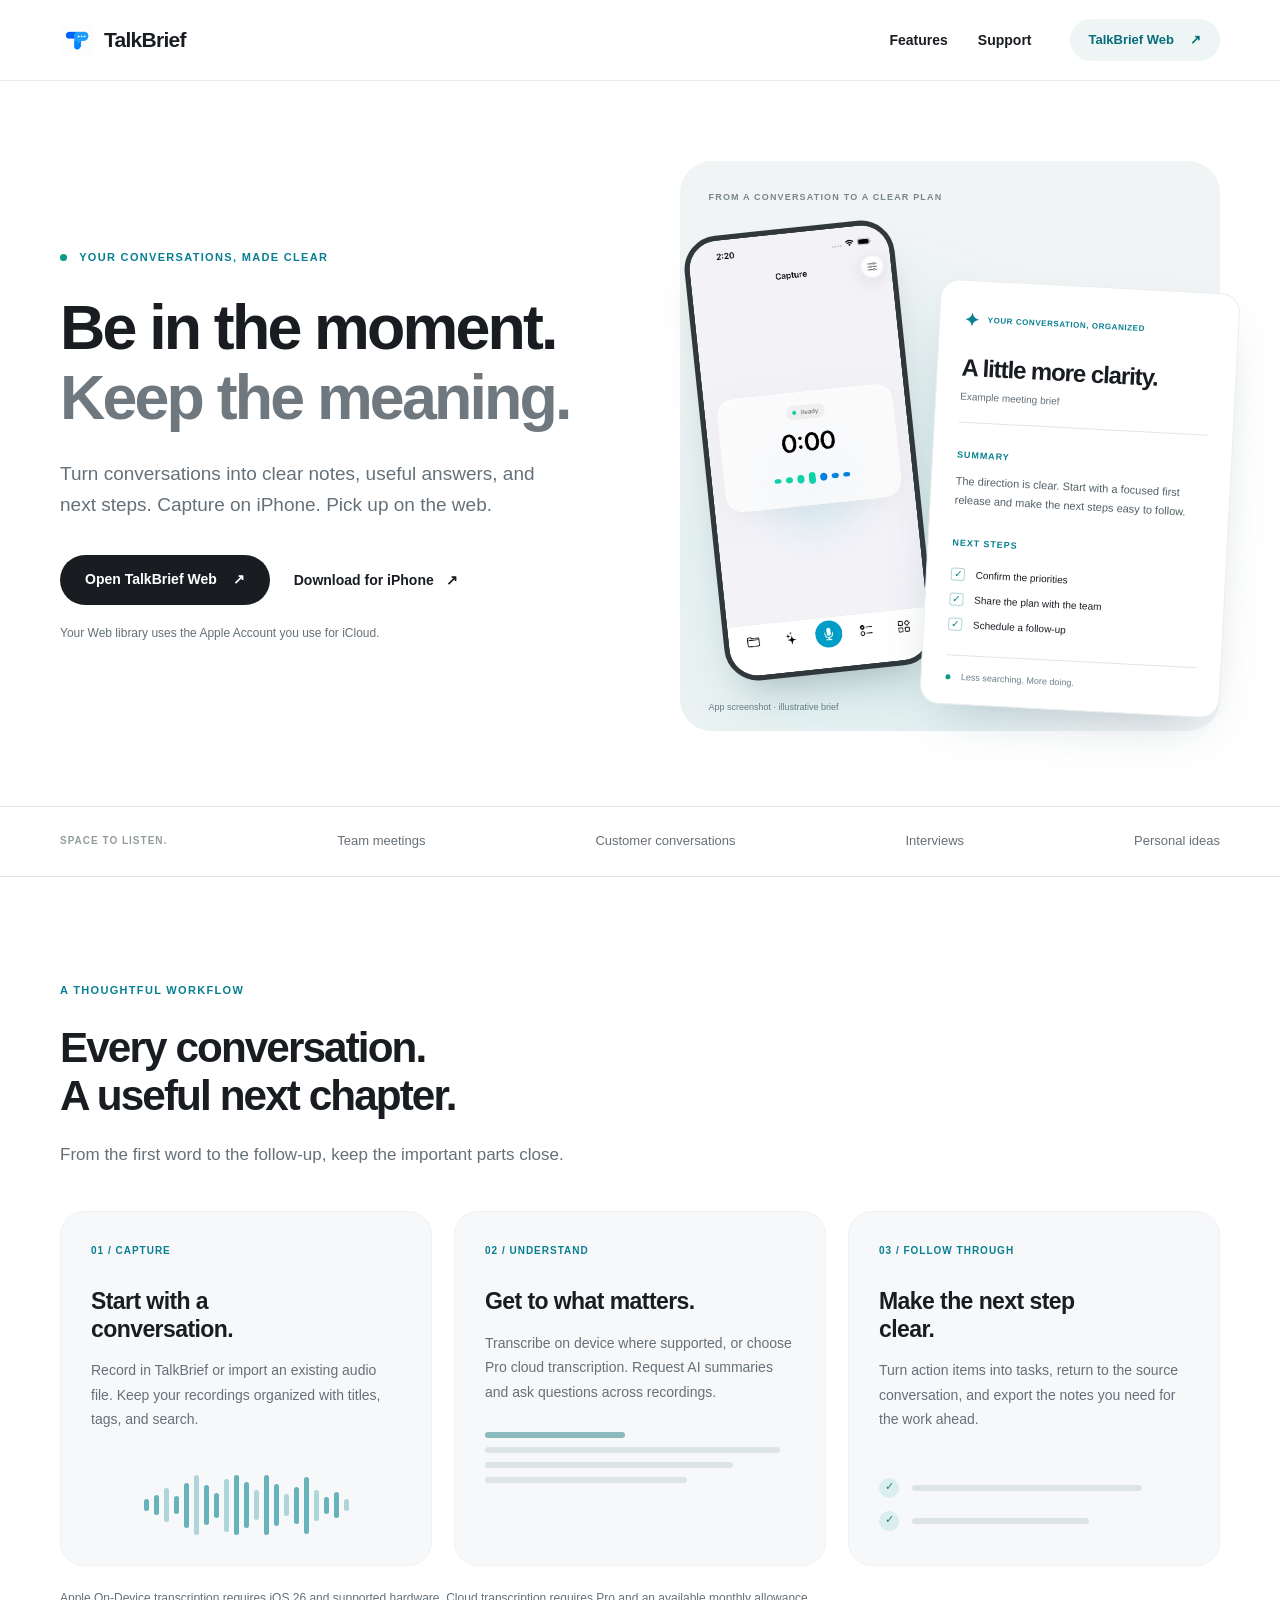
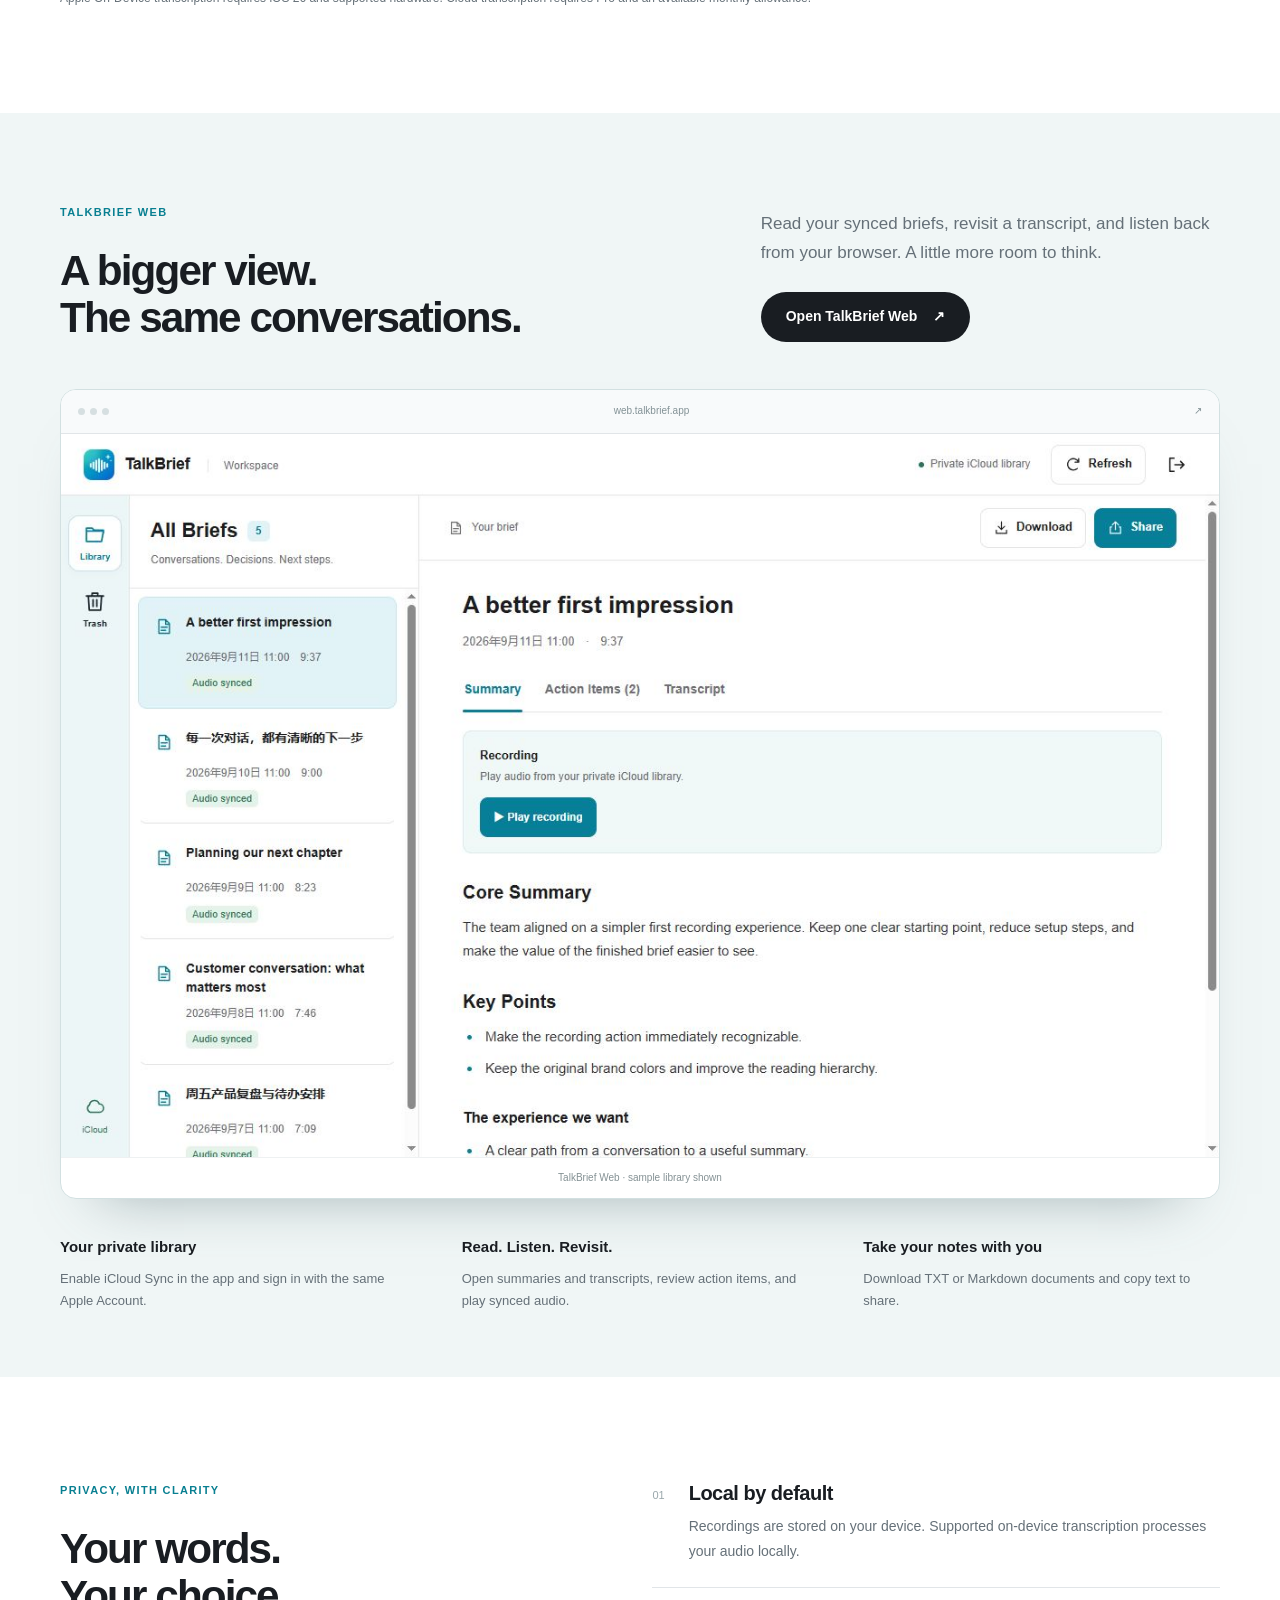
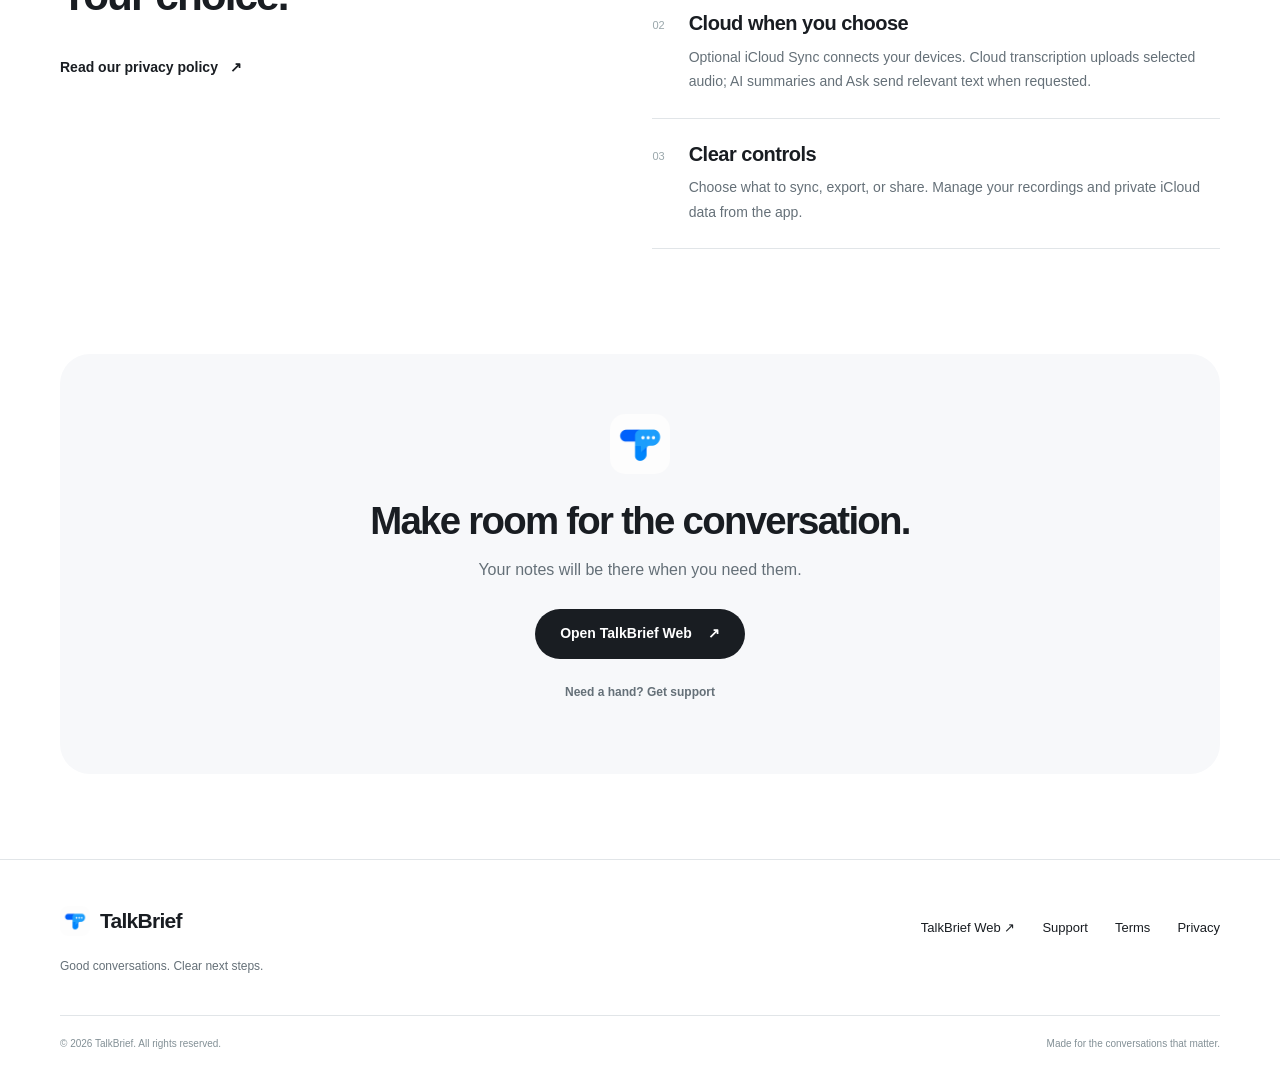
<file: index.html>
<!doctype html>
<html lang="en"><head><meta charset="utf-8"><meta name="viewport" content="width=device-width, initial-scale=1">
<title>TalkBrief — Clear notes. Useful answers. Next steps.</title><meta name="description" content="Record and transcribe on iPhone, turn conversations into AI summaries and tasks, and revisit your private iCloud library with TalkBrief Web.">
<meta name="theme-color" content="#f7f8fa"><link rel="canonical" href="https://www.talkbrief.app/">
<meta property="og:type" content="website"><meta property="og:site_name" content="TalkBrief"><meta property="og:title" content="TalkBrief — Clear notes. Useful answers. Next steps."><meta property="og:description" content="Record and transcribe on iPhone, turn conversations into AI summaries and tasks, and revisit your private iCloud library with TalkBrief Web."><meta property="og:url" content="https://www.talkbrief.app/"><meta property="og:image" content="https://www.talkbrief.app/assets/web-workspace.jpg">
<meta name="twitter:card" content="summary_large_image"><link rel="icon" type="image/png" sizes="32x32" href="/assets/favicon-32.png?v=20260914c"><link rel="icon" type="image/png" sizes="64x64" href="/assets/favicon-64.png?v=20260914c"><link rel="apple-touch-icon" sizes="180x180" href="/assets/apple-touch-icon.png?v=20260914c"><link rel="stylesheet" href="/assets/styles.css"></head>
<body><a class="skip-link" href="#main">Skip to content</a>
<header class="site-header"><nav class="nav wrap" aria-label="Main navigation">
<a class="brand" href="/" aria-label="TalkBrief home"><img src="/assets/talkbrief-icon.png?v=20260914c" width="34" height="34" alt=""><span>TalkBrief</span></a>
<div class="nav-links"><a href="/#features">Features</a><a href="/support/" >Support</a></div>
<a class="button nav-cta" href="https://web.talkbrief.app">TalkBrief Web <span aria-hidden="true">↗</span></a>
</nav></header><main id="main">
<section class="hero wrap"><div class="hero-copy"><p class="eyebrow"><span class="status-dot"></span> YOUR CONVERSATIONS, MADE CLEAR</p><h1>Be in the moment.<br><span>Keep the meaning.</span></h1><p class="lede">Turn conversations into clear notes, useful answers, and next steps. Capture on iPhone. Pick up on the web.</p><div class="hero-actions"><a class="button primary" href="https://web.talkbrief.app">Open TalkBrief Web <span aria-hidden="true">↗</span></a><a class="text-link" href="https://apps.apple.com/us/app/talkbrief/id6772943796">Download for iPhone <span aria-hidden="true">↗</span></a></div><p class="fineprint">Your Web library uses the Apple Account you use for iCloud.</p></div>
<div class="product-stage" aria-label="TalkBrief product preview"><div class="stage-label">FROM A CONVERSATION TO A CLEAR PLAN</div><div class="phone"><img src="/assets/iphone-capture.png" width="1206" height="2622" alt="TalkBrief iPhone app showing the Capture screen and recording button" fetchpriority="high"></div><div class="brief-card"><div class="brief-top"><span class="brief-icon" aria-hidden="true">✦</span><span>YOUR CONVERSATION, ORGANIZED</span></div><h2>A little more clarity.</h2><p class="brief-caption">Example meeting brief</p><div class="brief-rule"></div><span class="label">SUMMARY</span><p>The direction is clear. Start with a focused first release and make the next steps easy to follow.</p><span class="label">NEXT STEPS</span><ul class="sample-tasks"><li><span aria-hidden="true">✓</span> Confirm the priorities</li><li><span aria-hidden="true">✓</span> Share the plan with the team</li><li><span aria-hidden="true">✓</span> Schedule a follow-up</li></ul><div class="brief-bottom"><span class="status-dot"></span> Less searching. More doing.</div></div><span class="stage-caption">App screenshot · illustrative brief</span></div></section>
<div class="use-strip"><div class="wrap"><span>SPACE TO LISTEN.</span><span>Team meetings</span><span>Customer conversations</span><span>Interviews</span><span>Personal ideas</span></div></div>
<section class="section wrap" id="features"><div class="section-intro"><p class="eyebrow">A THOUGHTFUL WORKFLOW</p><h2>Every conversation.<br>A useful next chapter.</h2><p>From the first word to the follow-up, keep the important parts close.</p></div><div class="features">
<article class="feature"><span class="feature-number">01 / CAPTURE</span><h3>Start with a conversation.</h3><p>Record in TalkBrief or import an existing audio file. Keep your recordings organized with titles, tags, and search.</p><div class="waveform" aria-hidden="true"><i style="--h:12px"></i><i style="--h:20px"></i><i style="--h:34px"></i><i style="--h:18px"></i><i style="--h:45px"></i><i style="--h:64px"></i><i style="--h:40px"></i><i style="--h:25px"></i><i style="--h:53px"></i><i style="--h:76px"></i><i style="--h:46px"></i><i style="--h:30px"></i><i style="--h:62px"></i><i style="--h:42px"></i><i style="--h:22px"></i><i style="--h:37px"></i><i style="--h:57px"></i><i style="--h:31px"></i><i style="--h:17px"></i><i style="--h:26px"></i><i style="--h:12px"></i></div></article>
<article class="feature"><span class="feature-number">02 / UNDERSTAND</span><h3>Get to what matters.</h3><p>Transcribe on device where supported, or choose Pro cloud transcription. Request AI summaries and ask questions across recordings.</p><div class="summary-lines" aria-hidden="true"><span></span><span></span><span></span><span></span></div></article>
<article class="feature"><span class="feature-number">03 / FOLLOW THROUGH</span><h3>Make the next step clear.</h3><p>Turn action items into tasks, return to the source conversation, and export the notes you need for the work ahead.</p><div class="task-art" aria-hidden="true"><span>✓</span><div></div><span>✓</span><div></div></div></article></div><p class="section-note">Apple On-Device transcription requires iOS 26 and supported hardware. Cloud transcription requires Pro and an available monthly allowance.</p></section>
<section class="web-section" id="web"><div class="wrap"><div class="web-intro"><div><p class="eyebrow">TALKBRIEF WEB</p><h2>A bigger view.<br>The same conversations.</h2></div><div><p>Read your synced briefs, revisit a transcript, and listen back from your browser. A little more room to think.</p><a class="button primary" href="https://web.talkbrief.app">Open TalkBrief Web <span aria-hidden="true">↗</span></a></div></div><figure class="browser-preview"><div class="browser-bar" aria-hidden="true"><div><i></i><i></i><i></i></div><span>web.talkbrief.app</span><span>↗</span></div><img src="/assets/web-workspace.jpg" width="1280" height="800" loading="lazy" alt="TalkBrief Web workspace with a recording library, summary, action items, transcript, playback, download and share controls"><figcaption>TalkBrief Web · sample library shown</figcaption></figure><div class="web-benefits"><div><strong>Your private library</strong><p>Enable iCloud Sync in the app and sign in with the same Apple Account.</p></div><div><strong>Read. Listen. Revisit.</strong><p>Open summaries and transcripts, review action items, and play synced audio.</p></div><div><strong>Take your notes with you</strong><p>Download TXT or Markdown documents and copy text to share.</p></div></div></div></section>
<section class="section wrap privacy-section"><div><p class="eyebrow">PRIVACY, WITH CLARITY</p><h2>Your words.<br>Your choice.</h2><a class="text-link" href="/privacy/">Read our privacy policy <span aria-hidden="true">↗</span></a></div><div class="privacy-points"><article><span>01</span><div><h3>Local by default</h3><p>Recordings are stored on your device. Supported on-device transcription processes your audio locally.</p></div></article><article><span>02</span><div><h3>Cloud when you choose</h3><p>Optional iCloud Sync connects your devices. Cloud transcription uploads selected audio; AI summaries and Ask send relevant text when requested.</p></div></article><article><span>03</span><div><h3>Clear controls</h3><p>Choose what to sync, export, or share. Manage your recordings and private iCloud data from the app.</p></div></article></div></section>
<section class="closing wrap"><img src="/assets/talkbrief-icon.png?v=20260914c" width="60" height="60" alt=""><h2>Make room for the conversation.</h2><p>Your notes will be there when you need them.</p><a class="button primary" href="https://web.talkbrief.app">Open TalkBrief Web <span aria-hidden="true">↗</span></a><a class="text-link" href="/support/">Need a hand? Get support</a></section></main><footer class="site-footer"><div class="wrap footer-top"><div><a class="brand" href="/"><img src="/assets/talkbrief-icon.png?v=20260914c" width="30" height="30" alt=""><span>TalkBrief</span></a><p>Good conversations. Clear next steps.</p></div><nav aria-label="Footer navigation"><a href="https://web.talkbrief.app">TalkBrief Web ↗</a><a href="/support/">Support</a><a href="/terms/">Terms</a><a href="/privacy/">Privacy</a></nav></div><div class="wrap footer-bottom"><span>© 2026 TalkBrief. All rights reserved.</span><span>Made for the conversations that matter.</span></div></footer></body></html>
</file>
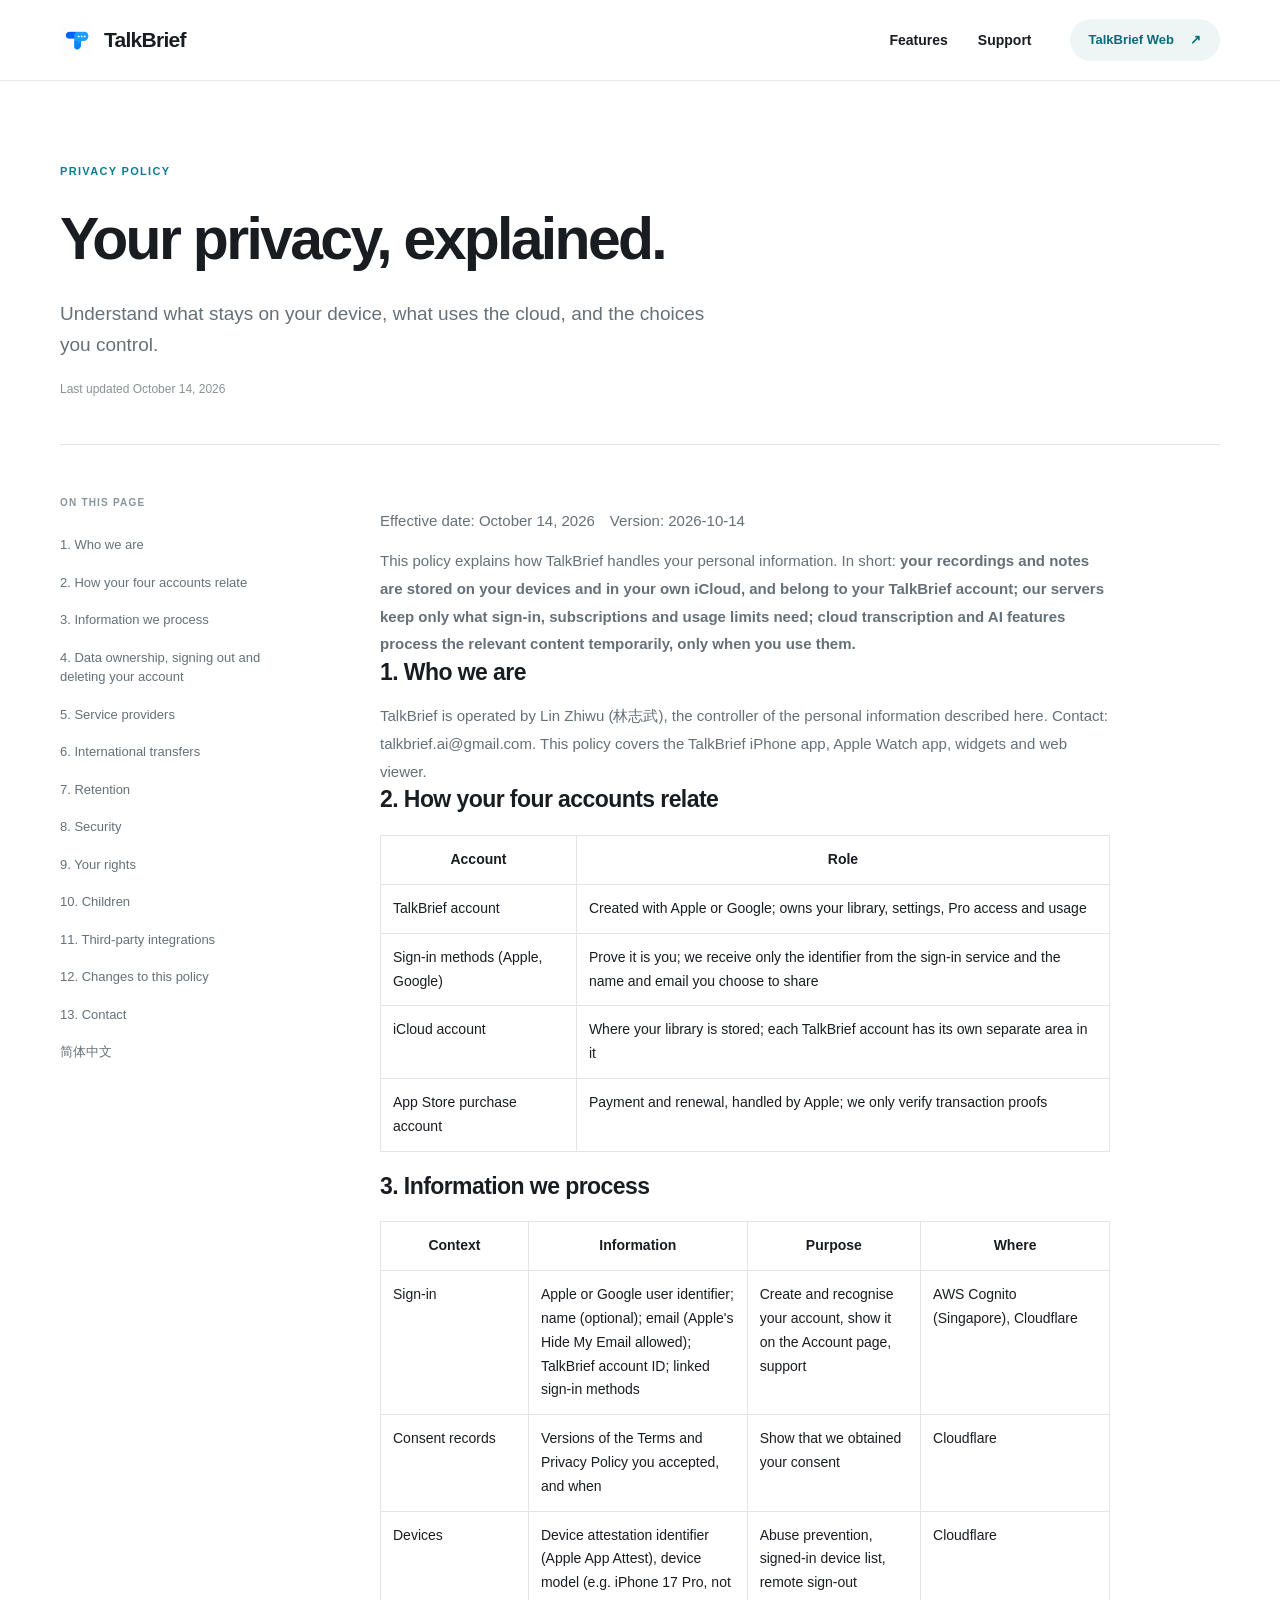
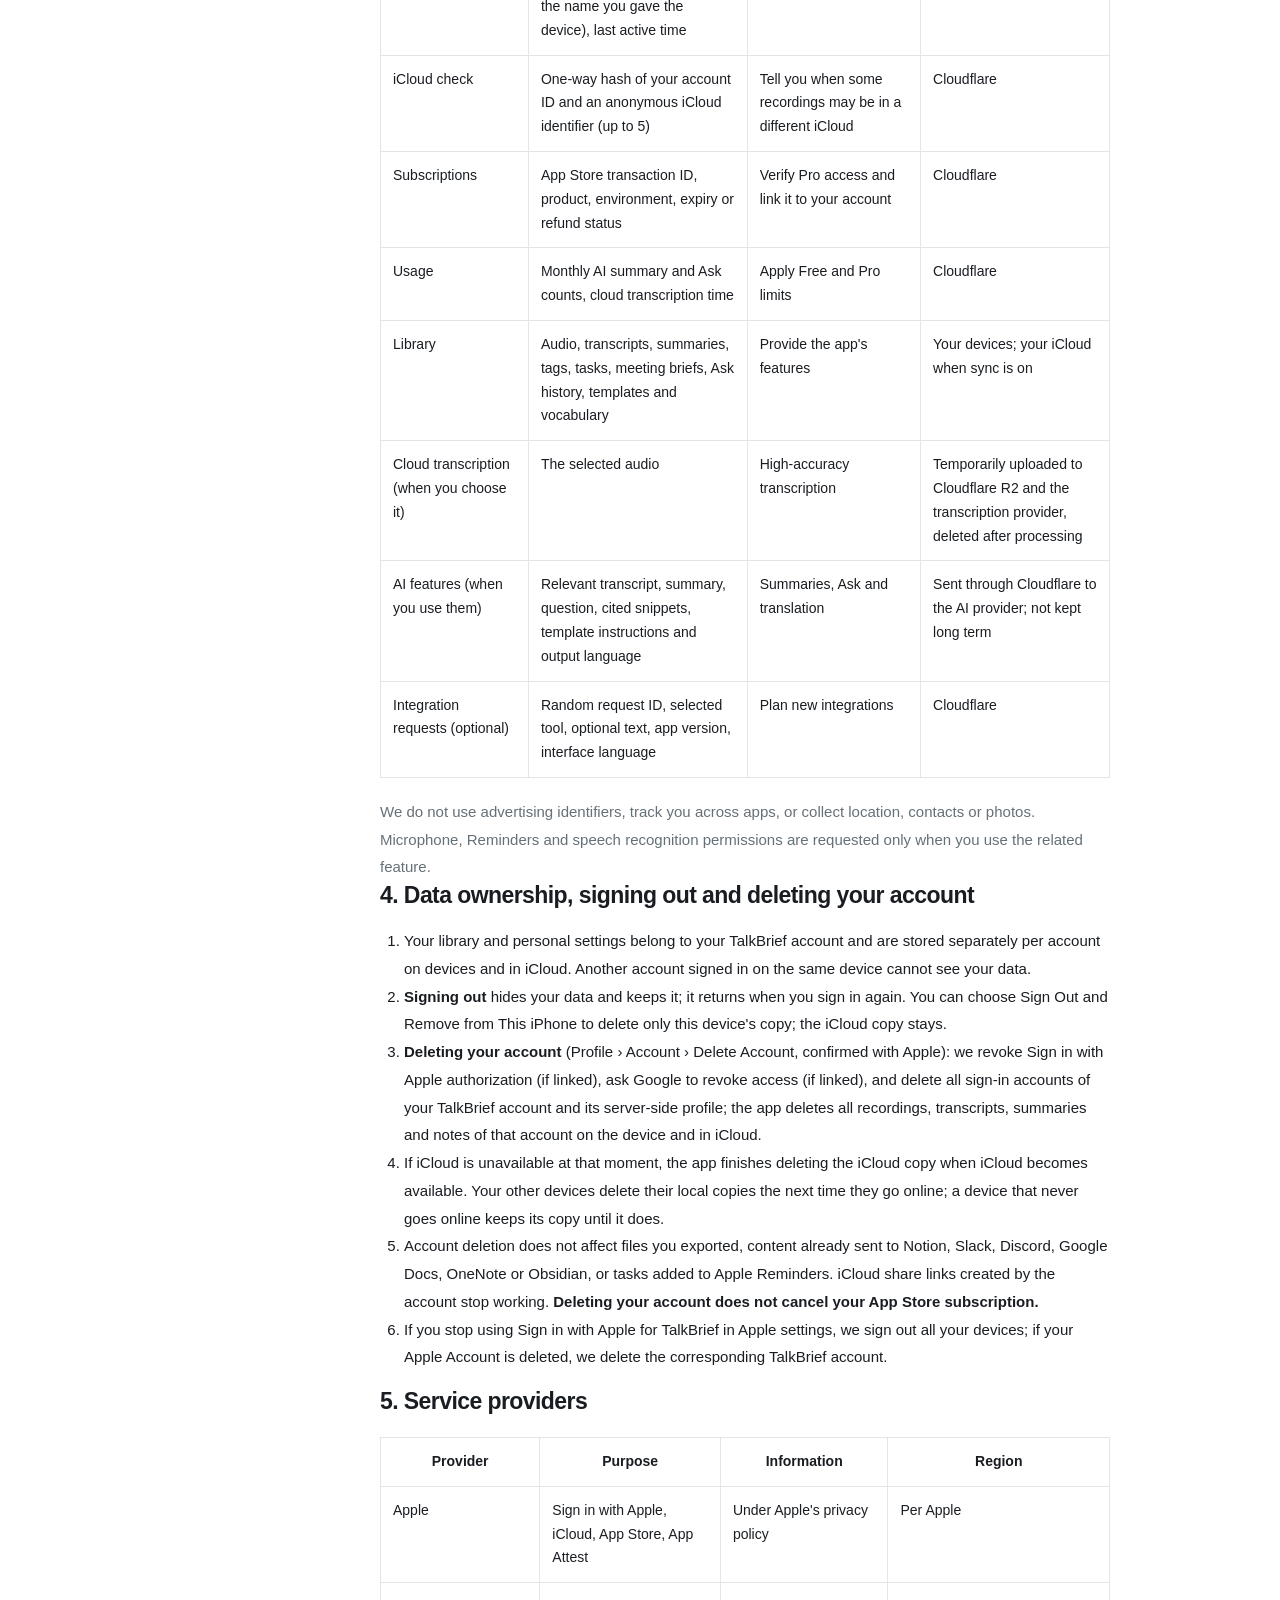
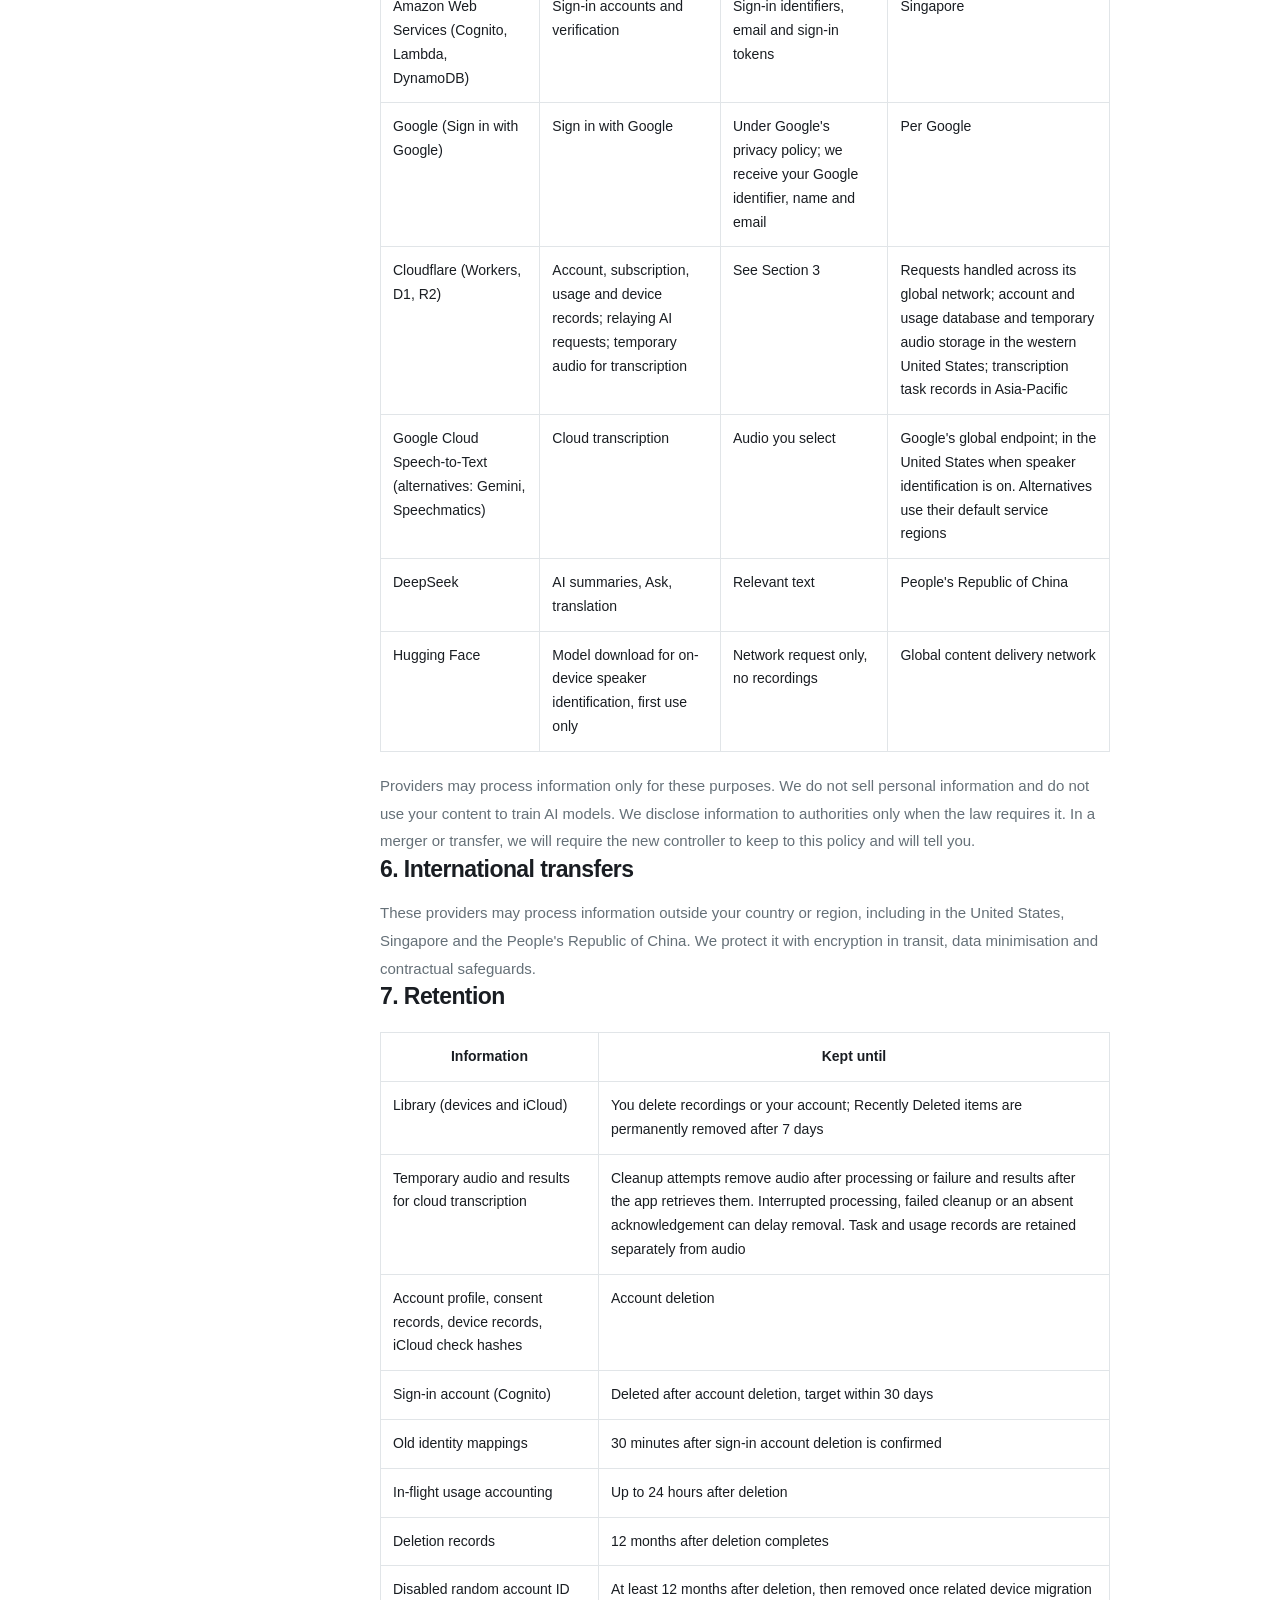
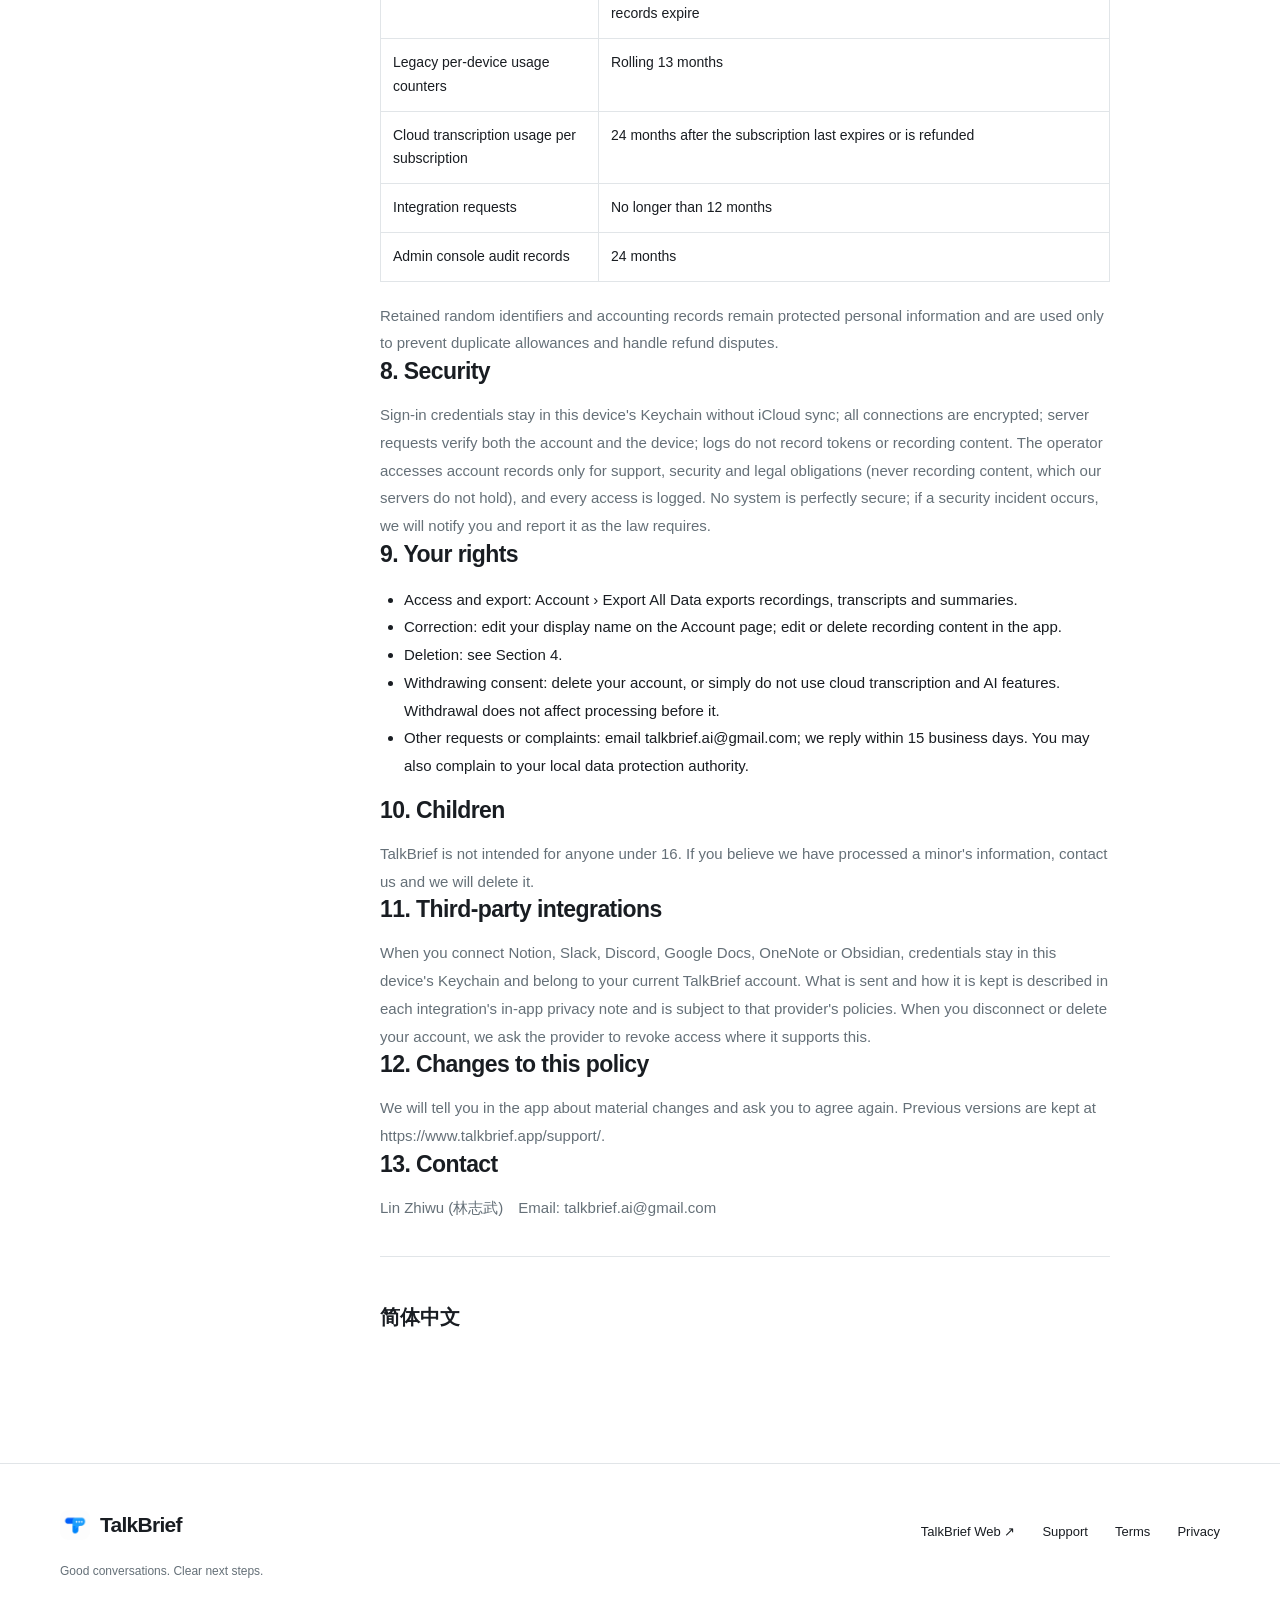
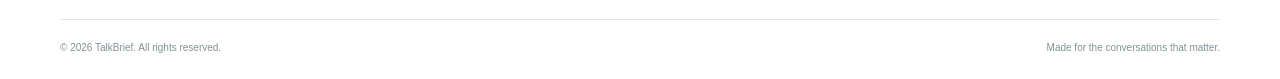
<file: privacy/index.html>
<!doctype html>
<html lang="en"><head><meta charset="utf-8"><meta name="viewport" content="width=device-width, initial-scale=1">
<title>Privacy Policy — TalkBrief</title><meta name="description" content="How TalkBrief handles Apple and Google sign-in, account deletion, recordings, subscriptions, iCloud, and optional cloud services.">
<meta name="theme-color" content="#f7f8fa"><link rel="canonical" href="https://www.talkbrief.app/privacy/">
<meta property="og:type" content="website"><meta property="og:site_name" content="TalkBrief"><meta property="og:title" content="Privacy Policy — TalkBrief"><meta property="og:description" content="How TalkBrief handles Apple and Google sign-in, account deletion, recordings, subscriptions, iCloud, and optional cloud services."><meta property="og:url" content="https://www.talkbrief.app/privacy/"><meta property="og:image" content="https://www.talkbrief.app/assets/web-workspace.jpg">
<meta name="twitter:card" content="summary_large_image"><link rel="icon" type="image/png" sizes="32x32" href="/assets/favicon-32.png?v=20260914c"><link rel="icon" type="image/png" sizes="64x64" href="/assets/favicon-64.png?v=20260914c"><link rel="apple-touch-icon" sizes="180x180" href="/assets/apple-touch-icon.png?v=20260914c"><link rel="stylesheet" href="/assets/styles.css"></head>
<body><a class="skip-link" href="#main">Skip to content</a>
<header class="site-header"><nav class="nav wrap" aria-label="Main navigation">
<a class="brand" href="/" aria-label="TalkBrief home"><img src="/assets/talkbrief-icon.png?v=20260914c" width="34" height="34" alt=""><span>TalkBrief</span></a>
<div class="nav-links"><a href="/#features">Features</a><a href="/support/" >Support</a></div>
<a class="button nav-cta" href="https://web.talkbrief.app">TalkBrief Web <span aria-hidden="true">↗</span></a>
</nav></header><main id="main"><section class="page-hero wrap legal-hero"><p class="eyebrow">PRIVACY POLICY</p><h1>Your privacy, explained.</h1><p class="lede">Understand what stays on your device, what uses the cloud, and the choices you control.</p><p class="updated">Last updated October 14, 2026</p></section><div class="legal-layout wrap"><nav class="contents" aria-label="Privacy Policy contents"><p>ON THIS PAGE</p><a href="#1-who-we-are">1. Who we are</a><a href="#2-how-your-four-accounts-relate">2. How your four accounts relate</a><a href="#3-information-we-process">3. Information we process</a><a href="#4-data-ownership-signing-out-and-deleting-your-account">4. Data ownership, signing out and deleting your account</a><a href="#5-service-providers">5. Service providers</a><a href="#6-international-transfers">6. International transfers</a><a href="#7-retention">7. Retention</a><a href="#8-security">8. Security</a><a href="#9-your-rights">9. Your rights</a><a href="#10-children">10. Children</a><a href="#11-third-party-integrations">11. Third-party integrations</a><a href="#12-changes-to-this-policy">12. Changes to this policy</a><a href="#13-contact">13. Contact</a><a href="#zh-Hans">简体中文</a></nav><article class="legal">
<section lang="en" data-policy-version="2026-10-14" data-source-sha256="ecb3ff560b0f76bc55b1e778f33681d98d141ce3a9c60873b7738e45d8df2d10"><p>Effective date: October 14, 2026　Version: 2026-10-14</p>
<p>This policy explains how TalkBrief handles your personal information. In short: <strong>your recordings and notes are stored on your devices and in your own iCloud, and belong to your TalkBrief account; our servers keep only what sign-in, subscriptions and usage limits need; cloud transcription and AI features process the relevant content temporarily, only when you use them.</strong></p>
<h2 id="1-who-we-are">1. Who we are</h2>
<p>TalkBrief is operated by Lin Zhiwu (林志武), the controller of the personal information described here. Contact: talkbrief.ai@gmail.com. This policy covers the TalkBrief iPhone app, Apple Watch app, widgets and web viewer.</p>
<h2 id="2-how-your-four-accounts-relate">2. How your four accounts relate</h2>
<div class="table-scroll"><table>
<thead>
<tr>
<th>Account</th>
<th>Role</th>
</tr>
</thead>
<tbody>
<tr>
<td>TalkBrief account</td>
<td>Created with Apple or Google; owns your library, settings, Pro access and usage</td>
</tr>
<tr>
<td>Sign-in methods (Apple, Google)</td>
<td>Prove it is you; we receive only the identifier from the sign-in service and the name and email you choose to share</td>
</tr>
<tr>
<td>iCloud account</td>
<td>Where your library is stored; each TalkBrief account has its own separate area in it</td>
</tr>
<tr>
<td>App Store purchase account</td>
<td>Payment and renewal, handled by Apple; we only verify transaction proofs</td>
</tr>
</tbody>
</table></div>
<h2 id="3-information-we-process">3. Information we process</h2>
<div class="table-scroll"><table>
<thead>
<tr>
<th>Context</th>
<th>Information</th>
<th>Purpose</th>
<th>Where</th>
</tr>
</thead>
<tbody>
<tr>
<td>Sign-in</td>
<td>Apple or Google user identifier; name (optional); email (Apple's Hide My Email allowed); TalkBrief account ID; linked sign-in methods</td>
<td>Create and recognise your account, show it on the Account page, support</td>
<td>AWS Cognito (Singapore), Cloudflare</td>
</tr>
<tr>
<td>Consent records</td>
<td>Versions of the Terms and Privacy Policy you accepted, and when</td>
<td>Show that we obtained your consent</td>
<td>Cloudflare</td>
</tr>
<tr>
<td>Devices</td>
<td>Device attestation identifier (Apple App Attest), device model (e.g. iPhone 17 Pro, not the name you gave the device), last active time</td>
<td>Abuse prevention, signed-in device list, remote sign-out</td>
<td>Cloudflare</td>
</tr>
<tr>
<td>iCloud check</td>
<td>One-way hash of your account ID and an anonymous iCloud identifier (up to 5)</td>
<td>Tell you when some recordings may be in a different iCloud</td>
<td>Cloudflare</td>
</tr>
<tr>
<td>Subscriptions</td>
<td>App Store transaction ID, product, environment, expiry or refund status</td>
<td>Verify Pro access and link it to your account</td>
<td>Cloudflare</td>
</tr>
<tr>
<td>Usage</td>
<td>Monthly AI summary and Ask counts, cloud transcription time</td>
<td>Apply Free and Pro limits</td>
<td>Cloudflare</td>
</tr>
<tr>
<td>Library</td>
<td>Audio, transcripts, summaries, tags, tasks, meeting briefs, Ask history, templates and vocabulary</td>
<td>Provide the app's features</td>
<td>Your devices; your iCloud when sync is on</td>
</tr>
<tr>
<td>Cloud transcription (when you choose it)</td>
<td>The selected audio</td>
<td>High-accuracy transcription</td>
<td>Temporarily uploaded to Cloudflare R2 and the transcription provider, deleted after processing</td>
</tr>
<tr>
<td>AI features (when you use them)</td>
<td>Relevant transcript, summary, question, cited snippets, template instructions and output language</td>
<td>Summaries, Ask and translation</td>
<td>Sent through Cloudflare to the AI provider; not kept long term</td>
</tr>
<tr>
<td>Integration requests (optional)</td>
<td>Random request ID, selected tool, optional text, app version, interface language</td>
<td>Plan new integrations</td>
<td>Cloudflare</td>
</tr>
</tbody>
</table></div>
<p>We do not use advertising identifiers, track you across apps, or collect location, contacts or photos. Microphone, Reminders and speech recognition permissions are requested only when you use the related feature.</p>
<h2 id="4-data-ownership-signing-out-and-deleting-your-account">4. Data ownership, signing out and deleting your account</h2>
<ol>
<li>Your library and personal settings belong to your TalkBrief account and are stored separately per account on devices and in iCloud. Another account signed in on the same device cannot see your data.</li>
<li><strong>Signing out</strong> hides your data and keeps it; it returns when you sign in again. You can choose Sign Out and Remove from This iPhone to delete only this device's copy; the iCloud copy stays.</li>
<li><strong>Deleting your account</strong> (Profile › Account › Delete Account, confirmed with Apple): we revoke Sign in with Apple authorization (if linked), ask Google to revoke access (if linked), and delete all sign-in accounts of your TalkBrief account and its server-side profile; the app deletes all recordings, transcripts, summaries and notes of that account on the device and in iCloud.</li>
<li>If iCloud is unavailable at that moment, the app finishes deleting the iCloud copy when iCloud becomes available. Your other devices delete their local copies the next time they go online; a device that never goes online keeps its copy until it does.</li>
<li>Account deletion does not affect files you exported, content already sent to Notion, Slack, Discord, Google Docs, OneNote or Obsidian, or tasks added to Apple Reminders. iCloud share links created by the account stop working. <strong>Deleting your account does not cancel your App Store subscription.</strong></li>
<li>If you stop using Sign in with Apple for TalkBrief in Apple settings, we sign out all your devices; if your Apple Account is deleted, we delete the corresponding TalkBrief account.</li>
</ol>
<h2 id="5-service-providers">5. Service providers</h2>
<div class="table-scroll"><table>
<thead>
<tr>
<th>Provider</th>
<th>Purpose</th>
<th>Information</th>
<th>Region</th>
</tr>
</thead>
<tbody>
<tr>
<td>Apple</td>
<td>Sign in with Apple, iCloud, App Store, App Attest</td>
<td>Under Apple's privacy policy</td>
<td>Per Apple</td>
</tr>
<tr>
<td>Amazon Web Services (Cognito, Lambda, DynamoDB)</td>
<td>Sign-in accounts and verification</td>
<td>Sign-in identifiers, email and sign-in tokens</td>
<td>Singapore</td>
</tr>
<tr>
<td>Google (Sign in with Google)</td>
<td>Sign in with Google</td>
<td>Under Google's privacy policy; we receive your Google identifier, name and email</td>
<td>Per Google</td>
</tr>
<tr>
<td>Cloudflare (Workers, D1, R2)</td>
<td>Account, subscription, usage and device records; relaying AI requests; temporary audio for transcription</td>
<td>See Section 3</td>
<td>Requests handled across its global network; account and usage database and temporary audio storage in the western United States; transcription task records in Asia-Pacific</td>
</tr>
<tr>
<td>Google Cloud Speech-to-Text (alternatives: Gemini, Speechmatics)</td>
<td>Cloud transcription</td>
<td>Audio you select</td>
<td>Google's global endpoint; in the United States when speaker identification is on. Alternatives use their default service regions</td>
</tr>
<tr>
<td>DeepSeek</td>
<td>AI summaries, Ask, translation</td>
<td>Relevant text</td>
<td>People's Republic of China</td>
</tr>
<tr>
<td>Hugging Face</td>
<td>Model download for on-device speaker identification, first use only</td>
<td>Network request only, no recordings</td>
<td>Global content delivery network</td>
</tr>
</tbody>
</table></div>
<p>Providers may process information only for these purposes. We do not sell personal information and do not use your content to train AI models. We disclose information to authorities only when the law requires it. In a merger or transfer, we will require the new controller to keep to this policy and will tell you.</p>
<h2 id="6-international-transfers">6. International transfers</h2>
<p>These providers may process information outside your country or region, including in the United States, Singapore and the People's Republic of China. We protect it with encryption in transit, data minimisation and contractual safeguards.</p>
<h2 id="7-retention">7. Retention</h2>
<div class="table-scroll"><table>
<thead>
<tr>
<th>Information</th>
<th>Kept until</th>
</tr>
</thead>
<tbody>
<tr>
<td>Library (devices and iCloud)</td>
<td>You delete recordings or your account; Recently Deleted items are permanently removed after 7 days</td>
</tr>
<tr>
<td>Temporary audio and results for cloud transcription</td>
<td>Cleanup attempts remove audio after processing or failure and results after the app retrieves them. Interrupted processing, failed cleanup or an absent acknowledgement can delay removal. Task and usage records are retained separately from audio</td>
</tr>
<tr>
<td>Account profile, consent records, device records, iCloud check hashes</td>
<td>Account deletion</td>
</tr>
<tr>
<td>Sign-in account (Cognito)</td>
<td>Deleted after account deletion, target within 30 days</td>
</tr>
<tr>
<td>Old identity mappings</td>
<td>30 minutes after sign-in account deletion is confirmed</td>
</tr>
<tr>
<td>In-flight usage accounting</td>
<td>Up to 24 hours after deletion</td>
</tr>
<tr>
<td>Deletion records</td>
<td>12 months after deletion completes</td>
</tr>
<tr>
<td>Disabled random account ID</td>
<td>At least 12 months after deletion, then removed once related device migration records expire</td>
</tr>
<tr>
<td>Legacy per-device usage counters</td>
<td>Rolling 13 months</td>
</tr>
<tr>
<td>Cloud transcription usage per subscription</td>
<td>24 months after the subscription last expires or is refunded</td>
</tr>
<tr>
<td>Integration requests</td>
<td>No longer than 12 months</td>
</tr>
<tr>
<td>Admin console audit records</td>
<td>24 months</td>
</tr>
</tbody>
</table></div>
<p>Retained random identifiers and accounting records remain protected personal information and are used only to prevent duplicate allowances and handle refund disputes.</p>
<h2 id="8-security">8. Security</h2>
<p>Sign-in credentials stay in this device's Keychain without iCloud sync; all connections are encrypted; server requests verify both the account and the device; logs do not record tokens or recording content. The operator accesses account records only for support, security and legal obligations (never recording content, which our servers do not hold), and every access is logged. No system is perfectly secure; if a security incident occurs, we will notify you and report it as the law requires.</p>
<h2 id="9-your-rights">9. Your rights</h2>
<ul>
<li>Access and export: Account › Export All Data exports recordings, transcripts and summaries.</li>
<li>Correction: edit your display name on the Account page; edit or delete recording content in the app.</li>
<li>Deletion: see Section 4.</li>
<li>Withdrawing consent: delete your account, or simply do not use cloud transcription and AI features. Withdrawal does not affect processing before it.</li>
<li>Other requests or complaints: email talkbrief.ai@gmail.com; we reply within 15 business days. You may also complain to your local data protection authority.</li>
</ul>
<h2 id="10-children">10. Children</h2>
<p>TalkBrief is not intended for anyone under 16. If you believe we have processed a minor's information, contact us and we will delete it.</p>
<h2 id="11-third-party-integrations">11. Third-party integrations</h2>
<p>When you connect Notion, Slack, Discord, Google Docs, OneNote or Obsidian, credentials stay in this device's Keychain and belong to your current TalkBrief account. What is sent and how it is kept is described in each integration's in-app privacy note and is subject to that provider's policies. When you disconnect or delete your account, we ask the provider to revoke access where it supports this.</p>
<h2 id="12-changes-to-this-policy">12. Changes to this policy</h2>
<p>We will tell you in the app about material changes and ask you to agree again. Previous versions are kept at https://www.talkbrief.app/support/.</p>
<h2 id="13-contact">13. Contact</h2>
<p>Lin Zhiwu (林志武)　Email: talkbrief.ai@gmail.com</p></section>
<details id="zh-Hans"><summary lang="zh-Hans">简体中文</summary><section lang="zh-Hans" data-policy-version="2026-10-14" data-source-sha256="2505fd537554c5ea40f3ab0d89f00a8aa12a70f9ec7f073366d94d1164faecf0"><p>生效日期：2026-10-14　版本：2026-10-14</p>
<p>本政策说明 TalkBrief 如何处理你的个人信息。简单说：<strong>你的录音和笔记存在你的设备和你自己的 iCloud 中，归你的 TalkBrief 账号所有；我们的服务器只保存登录、订阅和用量所需的信息；云端转写和 AI 功能只在你使用时临时处理相关内容。</strong></p>
<h2 id="zh-1">1. 我们是谁</h2>
<p>TalkBrief 由林志武运营，是本政策所述个人信息的处理者。联系邮箱：talkbrief.ai@gmail.com。本政策适用于 TalkBrief iPhone App、Apple Watch App、小组件和网页版。</p>
<h2 id="zh-2">2. 四个账户的关系</h2>
<div class="table-scroll"><table>
<thead>
<tr>
<th>账户</th>
<th>作用</th>
</tr>
</thead>
<tbody>
<tr>
<td>TalkBrief 账号</td>
<td>通过 Apple 或 Google 登录创建；拥有你的录音库、设置、Pro 权益和用量</td>
</tr>
<tr>
<td>登录方式（Apple、Google）</td>
<td>证明是你本人；我们只拿到登录服务给出的编号，以及你选择共享的姓名和邮箱</td>
</tr>
<tr>
<td>iCloud 账户</td>
<td>存放你的录音库的地方；每个 TalkBrief 账号在其中有独立区域</td>
</tr>
<tr>
<td>App Store 购买账户</td>
<td>付款和续费；由 Apple 处理，我们只核验交易凭证</td>
</tr>
</tbody>
</table></div>
<h2 id="zh-3">3. 我们处理哪些信息</h2>
<div class="table-scroll"><table>
<thead>
<tr>
<th>场景</th>
<th>信息</th>
<th>用途</th>
<th>存放位置</th>
</tr>
</thead>
<tbody>
<tr>
<td>登录</td>
<td>Apple 或 Google 用户编号；姓名（可不共享）；邮箱（Apple 可使用隐藏邮箱）；TalkBrief 账号 ID；已绑定的登录方式</td>
<td>创建和识别账号，账户页显示，客服联系</td>
<td>AWS Cognito（新加坡）、Cloudflare</td>
</tr>
<tr>
<td>同意记录</td>
<td>你同意的协议和政策版本、时间</td>
<td>证明已取得你的同意</td>
<td>Cloudflare</td>
</tr>
<tr>
<td>设备</td>
<td>设备验证标识（Apple App Attest）、设备型号（如 iPhone 17 Pro，不含你设置的设备名称）、最近活跃时间</td>
<td>防滥用、显示已登录设备、远程退出</td>
<td>Cloudflare</td>
</tr>
<tr>
<td>iCloud 核对</td>
<td>由你的账号 ID 和 iCloud 匿名编号生成的单向哈希值（最多 5 个）</td>
<td>提示“部分录音可能在另一个 iCloud 中”</td>
<td>Cloudflare</td>
</tr>
<tr>
<td>订阅</td>
<td>App Store 交易编号、产品、环境、到期或退款状态</td>
<td>核验 Pro 权益，关联到你的账号</td>
<td>Cloudflare</td>
</tr>
<tr>
<td>用量</td>
<td>每月 AI 摘要和问答次数、云转写时长</td>
<td>执行免费和 Pro 额度</td>
<td>Cloudflare</td>
</tr>
<tr>
<td>录音库</td>
<td>音频、转写、摘要、标签、任务、会议简报、问答记录、模板和词库</td>
<td>提供 App 功能</td>
<td>你的设备；开启同步时在你的 iCloud</td>
</tr>
<tr>
<td>云端转写（你选用时）</td>
<td>所选音频</td>
<td>生成高精度转写</td>
<td>临时上传到 Cloudflare R2 和转写服务商，处理后删除</td>
</tr>
<tr>
<td>AI 功能（你使用时）</td>
<td>相关转写、摘要、问题、引用片段、模板说明和输出语言</td>
<td>生成摘要、问答和翻译</td>
<td>经 Cloudflare 发送到 AI 服务商，不长期保存</td>
</tr>
<tr>
<td>集成需求反馈（自愿）</td>
<td>随机请求编号、所选工具、可选文字、App 版本、界面语言</td>
<td>规划新集成</td>
<td>Cloudflare</td>
</tr>
</tbody>
</table></div>
<p>我们不使用广告标识符，不做跨 App 追踪，不收集位置、通讯录或照片。麦克风、提醒事项、语音识别等权限仅在你使用对应功能时申请。</p>
<h2 id="zh-4">4. 数据归属、退出登录与删除账号</h2>
<ol>
<li>录音库和个人设置归你的 TalkBrief 账号所有，在设备和 iCloud 中按账号分开存放。同一台设备上登录其他账号，看不到你的数据。</li>
<li><strong>退出登录：</strong>数据被隐藏并保留，重新登录后恢复；可选“退出并从此 iPhone 移除”，仅删除本机副本，iCloud 副本保留。</li>
<li><strong>删除账号：</strong>在“我的 › 账户 › 删除账号”操作，需再次验证身份。我们会撤销 Apple 登录授权（如已绑定）、请求撤销 Google 授权（如已绑定）、删除该账号的全部登录账户和服务器上的账号资料；App 会删除该账号在本机和 iCloud 中的全部录音、转写、摘要和笔记。</li>
<li>若删除时 iCloud 暂不可用，App 会在 iCloud 恢复后自动完成删除。该账号的其他设备在下次联网时会删除其本机副本；一直未联网的设备，副本会保留到其联网为止。</li>
<li>删除账号不影响：已导出的文件；已发送到 Notion、Slack、Discord、Google 文档、OneNote、Obsidian 的内容；已添加到 Apple 提醒事项的任务。该账号创建的 iCloud 共享链接将失效。<strong>删除账号不会取消 App Store 订阅。</strong></li>
<li>如果你在 Apple 设置中停止对 TalkBrief 使用“通过 Apple 登录”，我们会退出你的所有设备；如果你的 Apple 账户被删除，我们会删除对应的 TalkBrief 账号。</li>
</ol>
<h2 id="zh-5">5. 受委托的服务商</h2>
<div class="table-scroll"><table>
<thead>
<tr>
<th>服务商</th>
<th>用途</th>
<th>处理的信息</th>
<th>地区</th>
</tr>
</thead>
<tbody>
<tr>
<td>Apple</td>
<td>通过 Apple 登录、iCloud、App Store、App Attest</td>
<td>按 Apple 隐私政策</td>
<td>按 Apple</td>
</tr>
<tr>
<td>Amazon Web Services（Cognito、Lambda、DynamoDB）</td>
<td>登录账户、登录验证</td>
<td>登录服务用户编号、邮箱、登录令牌</td>
<td>新加坡</td>
</tr>
<tr>
<td>Google（通过 Google 登录）</td>
<td>通过 Google 登录</td>
<td>按 Google 隐私政策；我们收到 Google 用户编号、姓名和邮箱</td>
<td>按 Google</td>
</tr>
<tr>
<td>Cloudflare（Workers、D1、R2）</td>
<td>账号、订阅、用量、设备记录；转发 AI 请求；临时存放待转写音频</td>
<td>见第 3 条</td>
<td>请求经全球节点处理；账号与用量数据库、临时音频存储位于美国西部；转写任务记录位于亚太地区</td>
</tr>
<tr>
<td>Google Cloud Speech-to-Text（备选 Gemini、Speechmatics）</td>
<td>云端转写</td>
<td>你选择的音频</td>
<td>Google 全球服务端点；开启说话人识别时在美国处理。备选服务商按其默认服务地区</td>
</tr>
<tr>
<td>DeepSeek</td>
<td>AI 摘要、问答、翻译</td>
<td>相关文字内容</td>
<td>中华人民共和国</td>
</tr>
<tr>
<td>Hugging Face</td>
<td>首次使用本机说话人识别时下载模型</td>
<td>仅网络请求，不含录音</td>
<td>全球内容分发网络</td>
</tr>
</tbody>
</table></div>
<p>服务商只能为上述用途处理信息。我们不出售个人信息，不用你的内容训练 AI 模型。只有法律要求时才会向有关机关披露。若发生并购或转让，我们会要求新的处理者继续遵守本政策并告知你。</p>
<h2 id="zh-6">6. 跨境传输</h2>
<p>上述服务商可能在你所在国家或地区以外处理信息，包括美国、新加坡和中华人民共和国。我们通过加密传输、最少必要信息和合同约束保护你的信息。</p>
<h2 id="zh-7">7. 保存期限</h2>
<div class="table-scroll"><table>
<thead>
<tr>
<th>信息</th>
<th>保存至</th>
</tr>
</thead>
<tbody>
<tr>
<td>录音库（设备和 iCloud）</td>
<td>你删除录音或删除账号为止；回收站中的录音 7 天后永久删除</td>
</tr>
<tr>
<td>云转写临时音频和结果</td>
<td>处理完成或失败后尝试清理音频，结果在 App 取回后清理。处理被中断、清理失败或 App 尚未确认取回时，删除可能延迟。任务和用量记录与音频分别保存</td>
</tr>
<tr>
<td>账号资料、同意记录、设备记录、iCloud 核对哈希</td>
<td>删除账号时删除</td>
</tr>
<tr>
<td>登录账户（Cognito）</td>
<td>删除账号后删除，目标 30 天内完成</td>
</tr>
<tr>
<td>旧的身份对应记录</td>
<td>登录账户删除确认后 30 分钟</td>
</tr>
<tr>
<td>进行中的用量记账</td>
<td>删除后最多 24 小时</td>
</tr>
<tr>
<td>删除记录</td>
<td>删除完成后 12 个月</td>
</tr>
<tr>
<td>已停用的随机账号 ID</td>
<td>删除后至少 12 个月，相关设备迁移记录到期后移除</td>
</tr>
<tr>
<td>旧版设备用量计数</td>
<td>滚动 13 个月</td>
</tr>
<tr>
<td>按订阅记录的云转写用量</td>
<td>订阅最后一次到期或退款后 24 个月</td>
</tr>
<tr>
<td>集成需求反馈</td>
<td>不超过 12 个月</td>
</tr>
<tr>
<td>管理后台审计记录</td>
<td>24 个月</td>
</tr>
</tbody>
</table></div>
<p>保留的随机编号和记账记录仍属于受保护的个人信息，只用于防止重复发放额度和处理退款争议。</p>
<h2 id="zh-8">8. 安全措施</h2>
<p>登录凭证只存在本机钥匙串且不经 iCloud 同步；传输全程加密；服务器请求同时核验账号和设备；日志不记录令牌和录音内容。运营者仅因客服、安全和法律义务访问账号记录（不含录音内容，我们的服务器上没有录音），每次访问都会留下审计记录。没有绝对安全的系统；如发生安全事件，我们将按法律要求告知你并报告。</p>
<h2 id="zh-9">9. 你的权利</h2>
<ul>
<li>查阅和导出：在“账户 › 导出全部数据”导出录音、转写和摘要。</li>
<li>更正：在账户页修改显示名称；录音内容可在 App 内编辑或删除。</li>
<li>删除和注销：见第 4 条。</li>
<li>撤回同意：可通过删除账号撤回；也可不使用云转写和 AI 功能。撤回不影响此前处理的合法性。</li>
<li>其他请求或投诉：发邮件至 talkbrief.ai@gmail.com，我们在 15 个工作日内答复。你也可以向所在地的个人信息保护监管机构投诉。</li>
</ul>
<h2 id="zh-10">10. 未成年人</h2>
<p>TalkBrief 不面向 16 周岁以下用户。如发现我们无意中处理了未成年人信息，请联系我们删除。</p>
<h2 id="zh-11">11. 第三方集成</h2>
<p>连接 Notion、Slack、Discord、Google 文档、OneNote、Obsidian 时，授权凭证存在本机钥匙串，归当前 TalkBrief 账号；发送的内容和保存方式以 App 内各集成的隐私说明为准，并受对方政策约束。断开连接或删除账号时，我们会在对方支持时请求撤销授权。</p>
<h2 id="zh-12">12. 政策更新</h2>
<p>政策重要变更时，我们会在 App 内提示并请你重新同意。历史版本在 https://www.talkbrief.app/support/ 保留。</p>
<h2 id="zh-13">13. 联系我们</h2>
<p>林志武　邮箱：talkbrief.ai@gmail.com</p></section></details>
</article></div></main><footer class="site-footer"><div class="wrap footer-top"><div><a class="brand" href="/"><img src="/assets/talkbrief-icon.png?v=20260914c" width="30" height="30" alt=""><span>TalkBrief</span></a><p>Good conversations. Clear next steps.</p></div><nav aria-label="Footer navigation"><a href="https://web.talkbrief.app">TalkBrief Web ↗</a><a href="/support/">Support</a><a href="/terms/">Terms</a><a href="/privacy/">Privacy</a></nav></div><div class="wrap footer-bottom"><span>© 2026 TalkBrief. All rights reserved.</span><span>Made for the conversations that matter.</span></div></footer></body></html>
</file>
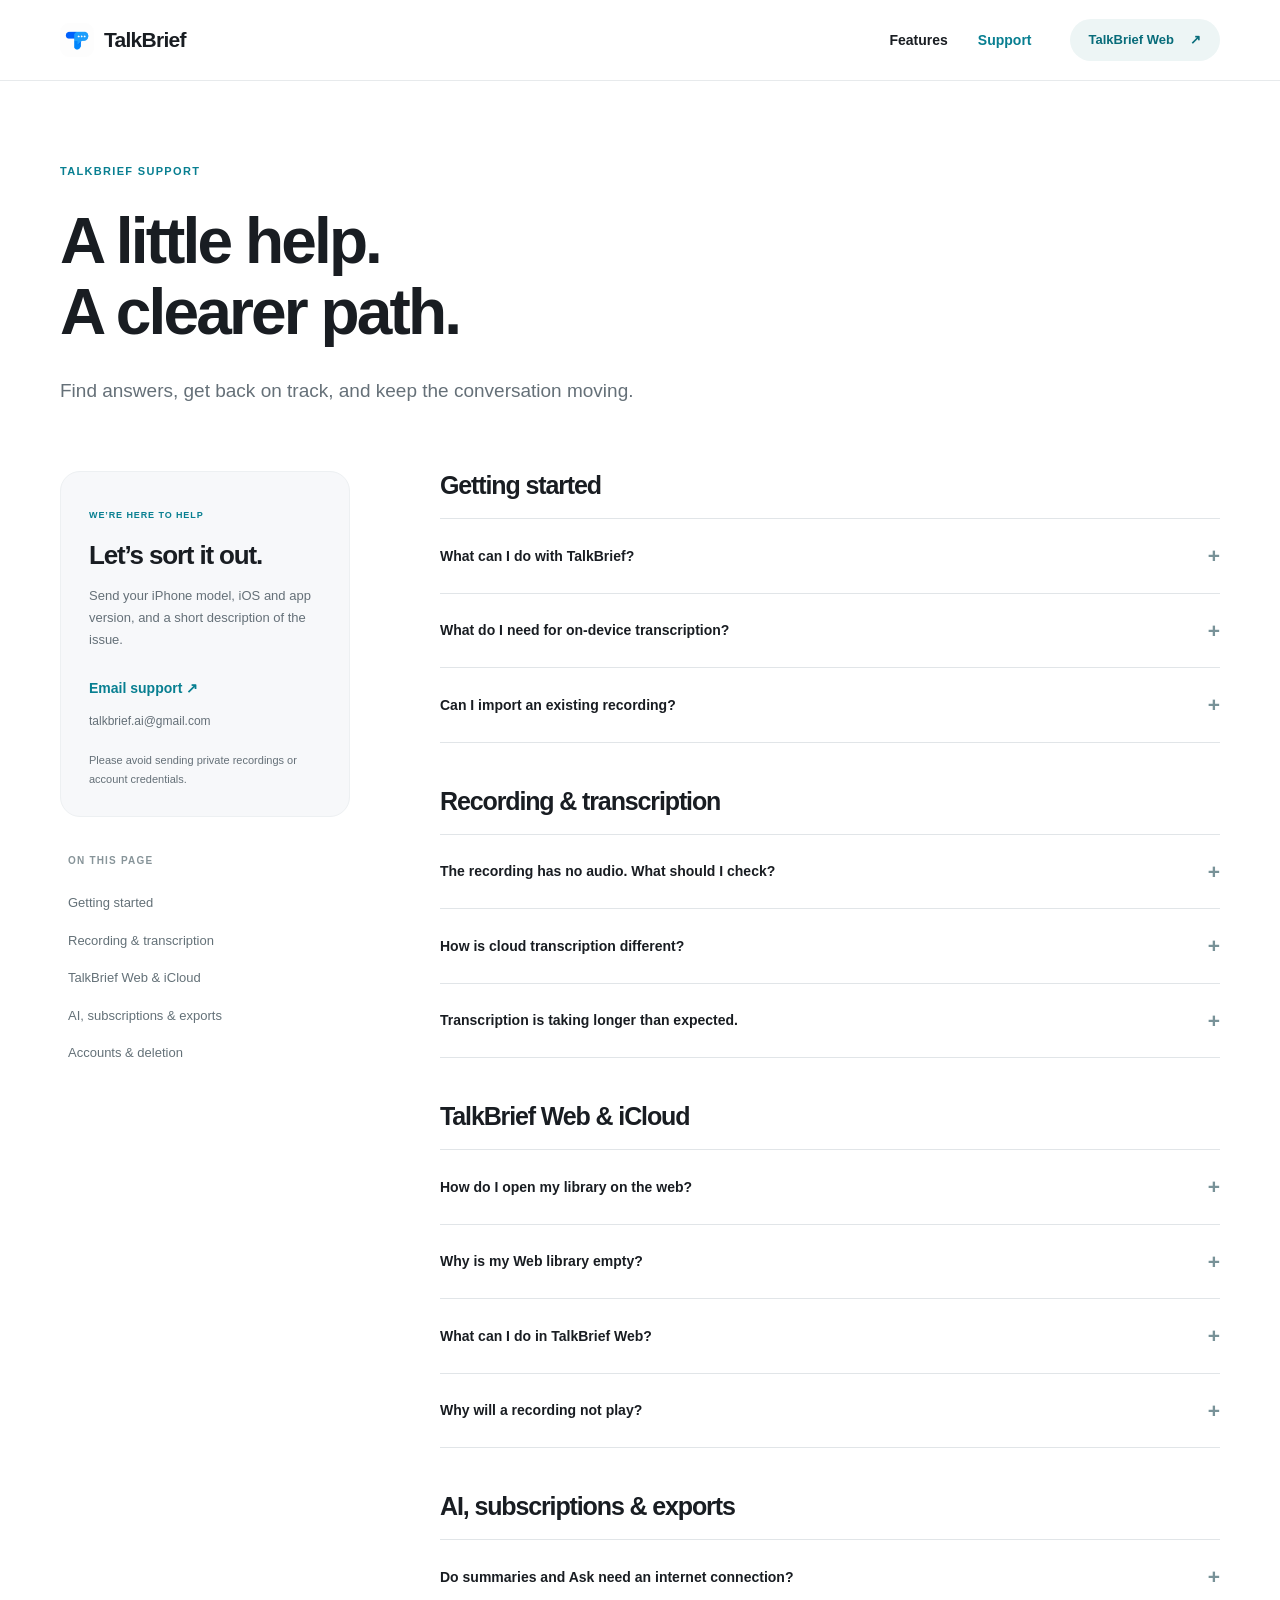
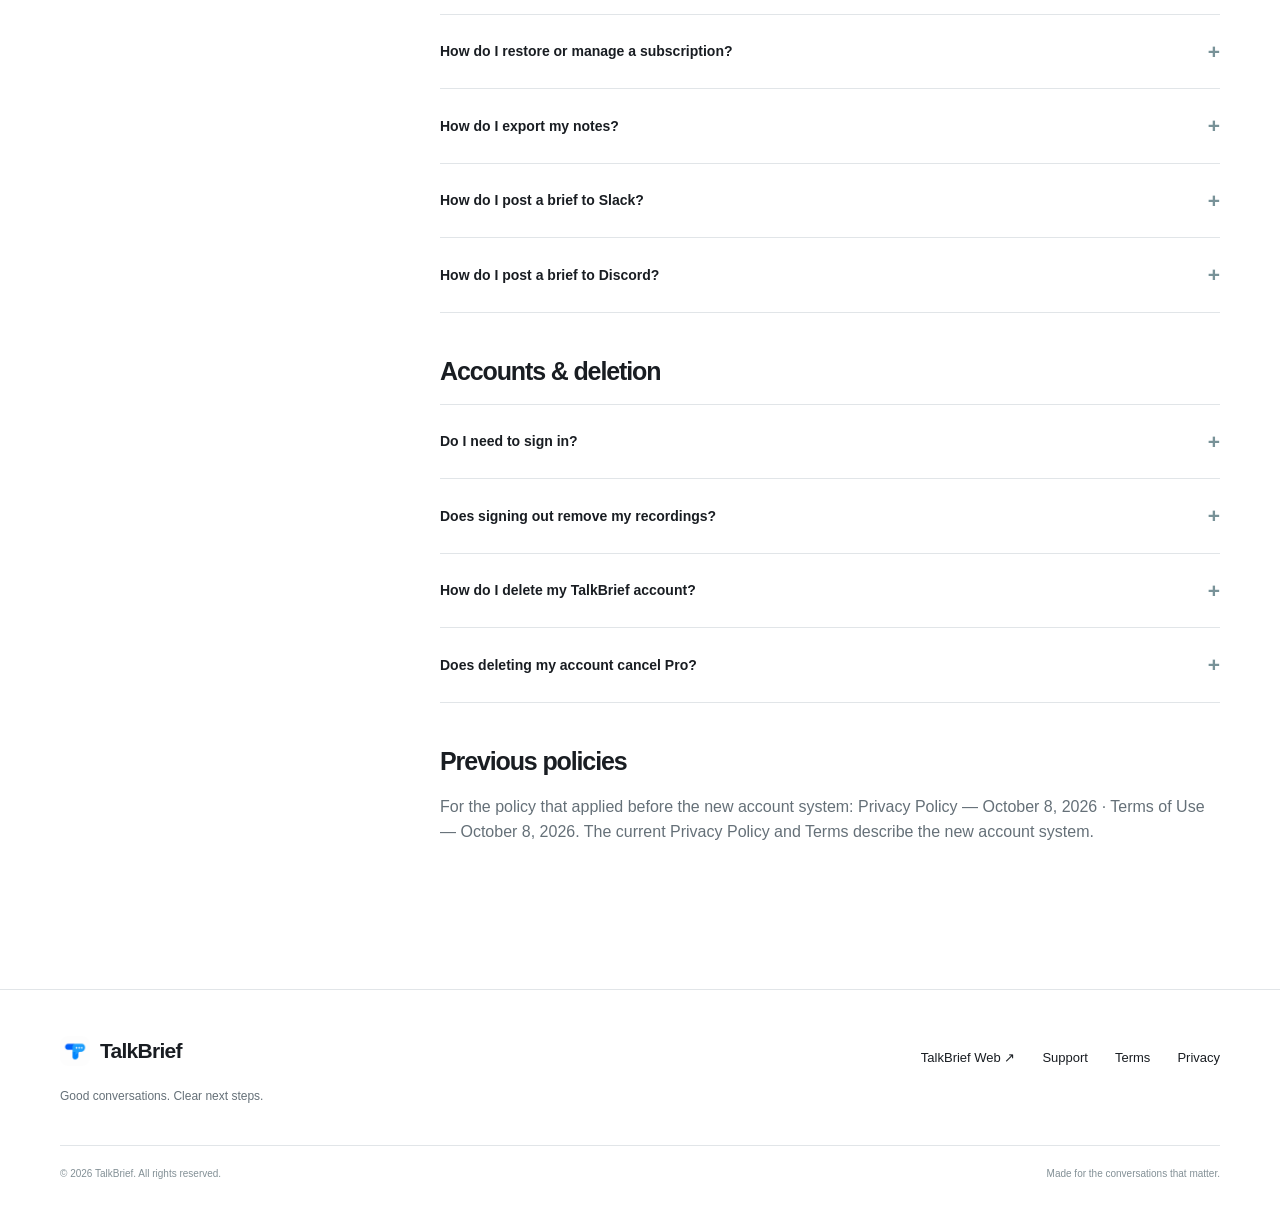
<file: support/index.html>
<!doctype html>
<html lang="en"><head><meta charset="utf-8"><meta name="viewport" content="width=device-width, initial-scale=1">
<title>Support — TalkBrief</title><meta name="description" content="Help with TalkBrief recording, transcription, AI summaries, subscriptions, iCloud Sync, exports, and TalkBrief Web.">
<meta name="theme-color" content="#f7f8fa"><link rel="canonical" href="https://www.talkbrief.app/support/">
<meta property="og:type" content="website"><meta property="og:site_name" content="TalkBrief"><meta property="og:title" content="Support — TalkBrief"><meta property="og:description" content="Help with TalkBrief recording, transcription, AI summaries, subscriptions, iCloud Sync, exports, and TalkBrief Web."><meta property="og:url" content="https://www.talkbrief.app/support/"><meta property="og:image" content="https://www.talkbrief.app/assets/web-workspace.jpg">
<meta name="twitter:card" content="summary_large_image"><link rel="icon" type="image/png" sizes="32x32" href="/assets/favicon-32.png?v=20260914c"><link rel="icon" type="image/png" sizes="64x64" href="/assets/favicon-64.png?v=20260914c"><link rel="apple-touch-icon" sizes="180x180" href="/assets/apple-touch-icon.png?v=20260914c"><link rel="stylesheet" href="/assets/styles.css"></head>
<body><a class="skip-link" href="#main">Skip to content</a>
<header class="site-header"><nav class="nav wrap" aria-label="Main navigation">
<a class="brand" href="/" aria-label="TalkBrief home"><img src="/assets/talkbrief-icon.png?v=20260914c" width="34" height="34" alt=""><span>TalkBrief</span></a>
<div class="nav-links"><a href="/#features">Features</a><a href="/support/" aria-current="page">Support</a></div>
<a class="button nav-cta" href="https://web.talkbrief.app">TalkBrief Web <span aria-hidden="true">↗</span></a>
</nav></header><main id="main"><section class="page-hero wrap"><p class="eyebrow">TALKBRIEF SUPPORT</p><h1>A little help.<br>A clearer path.</h1><p class="lede">Find answers, get back on track, and keep the conversation moving.</p></section><div class="support-layout wrap"><aside class="support-aside"><div class="contact-card"><span class="label">WE’RE HERE TO HELP</span><h2>Let’s sort it out.</h2><p>Send your iPhone model, iOS and app version, and a short description of the issue.</p><a class="text-link" href="mailto:talkbrief.ai@gmail.com">Email support ↗</a><span class="contact-email">talkbrief.ai@gmail.com</span><p class="fineprint">Please avoid sending private recordings or account credentials.</p></div><nav class="contents" aria-label="Support topics"><p>ON THIS PAGE</p><a href="#topic-0">Getting started</a><a href="#topic-1">Recording & transcription</a><a href="#topic-2">TalkBrief Web & iCloud</a><a href="#topic-3">AI, subscriptions & exports</a><a href="#topic-4">Accounts & deletion</a></nav></aside><div class="faqs"><section id="topic-0" class="faq-group"><h2>Getting started</h2><details><summary>What can I do with TalkBrief?<span aria-hidden="true">+</span></summary><div class="answer"><p>Record a conversation or import an audio file on iPhone. Create a transcript, request an AI summary, ask questions across recordings, and organize follow-up tasks. The Web workspace lets you revisit your synced library.</p></div></details><details><summary>What do I need for on-device transcription?<span aria-hidden="true">+</span></summary><div class="answer"><p>Apple On-Device transcription requires iOS 26 and supported hardware. Check that the selected language is supported and keep the app open while a long recording is being transcribed.</p></div></details><details><summary>Can I import an existing recording?<span aria-hidden="true">+</span></summary><div class="answer"><p>Yes. Import an audio file into your library, then open the recording to transcribe and review it. Only record or import conversations you have permission to use.</p></div></details></section><section id="topic-1" class="faq-group"><h2>Recording & transcription</h2><details><summary>The recording has no audio. What should I check?<span aria-hidden="true">+</span></summary><div class="answer"><p>Check microphone access in iPhone Settings and confirm another app is not using the microphone. Try a short recording in a quiet environment. Avoid force quitting TalkBrief while recording.</p></div></details><details><summary>How is cloud transcription different?<span aria-hidden="true">+</span></summary><div class="answer"><p>High-Accuracy Cloud transcription is a Pro feature that uploads the selected recording for processing. It requires an internet connection and an available monthly transcription allowance. On-device transcription processes audio locally on supported iPhones.</p></div></details><details><summary>Transcription is taking longer than expected.<span aria-hidden="true">+</span></summary><div class="answer"><p>Processing time depends on the recording length, transcription mode, and network conditions. Keep the app open, check your connection for cloud transcription, and follow any retry message. If the issue persists, contact support with the duration and selected mode; you do not need to send your recording.</p></div></details></section><section id="topic-2" class="faq-group"><h2>TalkBrief Web & iCloud</h2><details><summary>How do I open my library on the web?<span aria-hidden="true">+</span></summary><div class="answer"><p>Enable iCloud Sync in the TalkBrief iPhone app and allow your library to sync. Open <a href="https://web.talkbrief.app">TalkBrief Web</a> and sign in with the Apple or Google method linked to your TalkBrief account. Then connect the Apple Account used for iCloud on your iPhone. TalkBrief sign-in and iCloud authorization are separate steps.</p></div></details><details><summary>Why is my Web library empty?<span aria-hidden="true">+</span></summary><div class="answer"><p>Check that iCloud Sync has completed, that the same TalkBrief account is selected, and that iCloud is connected using the Apple Account from your iPhone. Each TalkBrief account has a separate library. The App Store purchase account may be different. An iCloud connection error can prevent loading even after TalkBrief sign-in succeeds; refreshing or changing your TalkBrief password does not resolve an Apple CloudKit authorization refusal.</p></div></details><details><summary>What can I do in TalkBrief Web?<span aria-hidden="true">+</span></summary><div class="answer"><p>Read synced summaries, action items, and transcripts; play synced recordings; download TXT or Markdown documents; and copy text for sharing. Recording and AI generation remain in the iPhone app. The Web Trash is currently read-only.</p></div></details><details><summary>Why will a recording not play?<span aria-hidden="true">+</span></summary><div class="answer"><p>Audio is requested from your private iCloud library when you choose to play it. Check that the audio has synced from your iPhone and that your browser has a network connection, then try again.</p></div></details></section><section id="topic-3" class="faq-group"><h2>AI, subscriptions & exports</h2><details><summary>Do summaries and Ask need an internet connection?<span aria-hidden="true">+</span></summary><div class="answer"><p>Yes. These features use cloud AI when you request them and send the relevant text and context for that request. Free usage has monthly limits. Check Profile in the app for your current plan and available features.</p></div></details><details><summary>How do I restore or manage a subscription?<span aria-hidden="true">+</span></summary><div class="answer"><p>Sign in to TalkBrief, then use Restore Purchases after reinstalling, changing devices, or registering again after account deletion. Use the Apple Account that owns the App Store purchase; it may differ from your TalkBrief sign-in identity. Restoring an eligible subscription preserves transcription time already used in the current period. You can manage or cancel your subscription in <a href="https://apps.apple.com/account/subscriptions">Apple subscription settings</a>.</p></div></details><details><summary>How do I export my notes?<span aria-hidden="true">+</span></summary><div class="answer"><p>On iPhone, open a recording and choose an export destination. TalkBrief supports Notion, Obsidian, Google Docs, Slack, Discord, files, and the iOS share sheet, depending on your installed version. On the web, choose Download for TXT or Markdown documents, or Share to copy text.</p></div></details><details><summary>How do I post a brief to Slack?<span aria-hidden="true">+</span></summary><div class="answer"><p>Open Profile → Integrations → Slack, choose Connect Slack, then select one workspace and channel on Slack's authorization page. Open a summarized recording, choose Slack, review the preview, and tap Post to Slack. The post includes the brief and action items; it does not include audio or the transcript. Use Change channel or Disconnect from the Slack integration screen at any time.</p></div></details><details><summary>How do I post a brief to Discord?<span aria-hidden="true">+</span></summary><div class="answer"><p>Open Profile → Integrations → Discord and choose Connect Discord. On Discord's authorization page, select a server and channel where you can manage webhooks. If the channel selector looks empty, search for the channel name. Return to TalkBrief, open a summarized recording, choose Discord, review the preview, and tap Post to Discord. Audio and transcript are never included. If a network error says the post may already exist, check the channel before trying again. If the channel or webhook was deleted, reconnect Discord.</p></div></details></section><section id="topic-4" class="faq-group"><h2>Accounts &amp; deletion</h2>
<details><summary>Do I need to sign in?<span aria-hidden="true">+</span></summary><div class="answer"><p>The new TalkBrief 2.18.0 account system, including its TestFlight candidate, supports Apple and Google sign-in. You can read the <a href="/privacy/">Privacy Policy</a> and <a href="/terms/">Terms of Use</a> before signing in. Your TalkBrief account owns its library, settings, usage and subscription association. Availability depends on your installed version.</p></div></details>
<details><summary>Does signing out remove my recordings?<span aria-hidden="true">+</span></summary><div class="answer"><p>In the new account system, signing out hides your account library and keeps it for your next sign-in. Sign Out and Remove from This iPhone removes only the device copy; the iCloud copy remains. Stop and save an active recording first. Signing back in does not reset usage.</p></div></details>
<details><summary>How do I delete my TalkBrief account?<span aria-hidden="true">+</span></summary><div class="answer"><p>In the new account system, open Profile &gt; Account &gt; Delete Account after saving any active recording, and complete the requested identity confirmation. Deletion removes this account’s recordings, transcripts, summaries and notes from the device and iCloud, as well as its server-side account profile. If iCloud or another device is offline, its cleanup resumes when available. Exported copies remain at their destination. Reopen TalkBrief if deletion is still processing. Older account versions handled library deletion separately; see the <a href="/privacy/#4-data-ownership-signing-out-and-deleting-your-account">current Privacy Policy</a> and the archived policy below.</p></div></details>
<details><summary>Does deleting my account cancel Pro?<span aria-hidden="true">+</span></summary><div class="answer"><p>No. Apple manages billing, cancellation, and renewal. Manage cancellation in <a href="https://apps.apple.com/account/subscriptions">Apple subscription settings</a>. After deletion is complete and you register again, use Restore Purchases to associate an eligible subscription with the new TalkBrief account. Transcription time already used is preserved.</p></div></details>
</section><section id="policy-archive" class="faq-group"><h2>Previous policies</h2><p>For the policy that applied before the new account system: <a href="/support/policies/2026-10-08/privacy/">Privacy Policy — October 8, 2026</a> · <a href="/support/policies/2026-10-08/terms/">Terms of Use — October 8, 2026</a>. The <a href="/privacy/">current Privacy Policy</a> and <a href="/terms/">Terms</a> describe the new account system.</p></section></div></div></main><footer class="site-footer"><div class="wrap footer-top"><div><a class="brand" href="/"><img src="/assets/talkbrief-icon.png?v=20260914c" width="30" height="30" alt=""><span>TalkBrief</span></a><p>Good conversations. Clear next steps.</p></div><nav aria-label="Footer navigation"><a href="https://web.talkbrief.app">TalkBrief Web ↗</a><a href="/support/">Support</a><a href="/terms/">Terms</a><a href="/privacy/">Privacy</a></nav></div><div class="wrap footer-bottom"><span>© 2026 TalkBrief. All rights reserved.</span><span>Made for the conversations that matter.</span></div></footer></body></html>
</file>
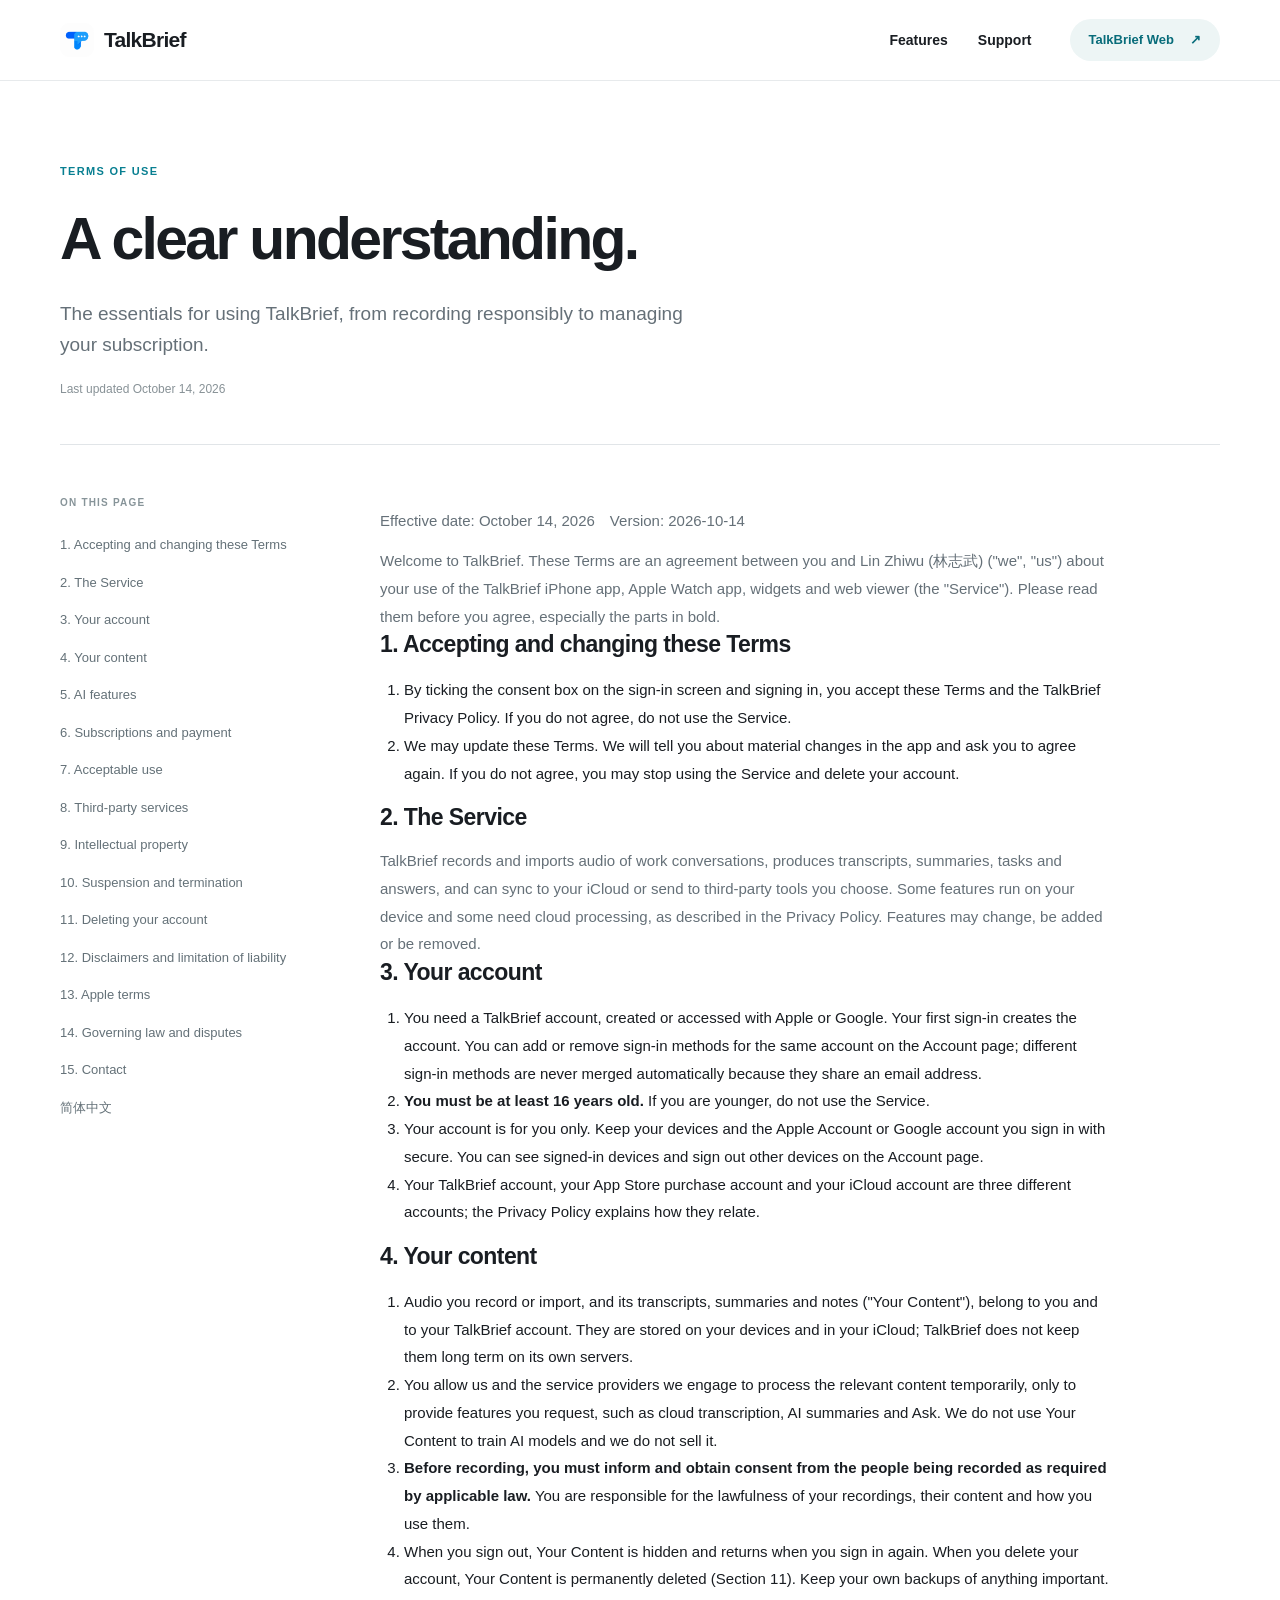
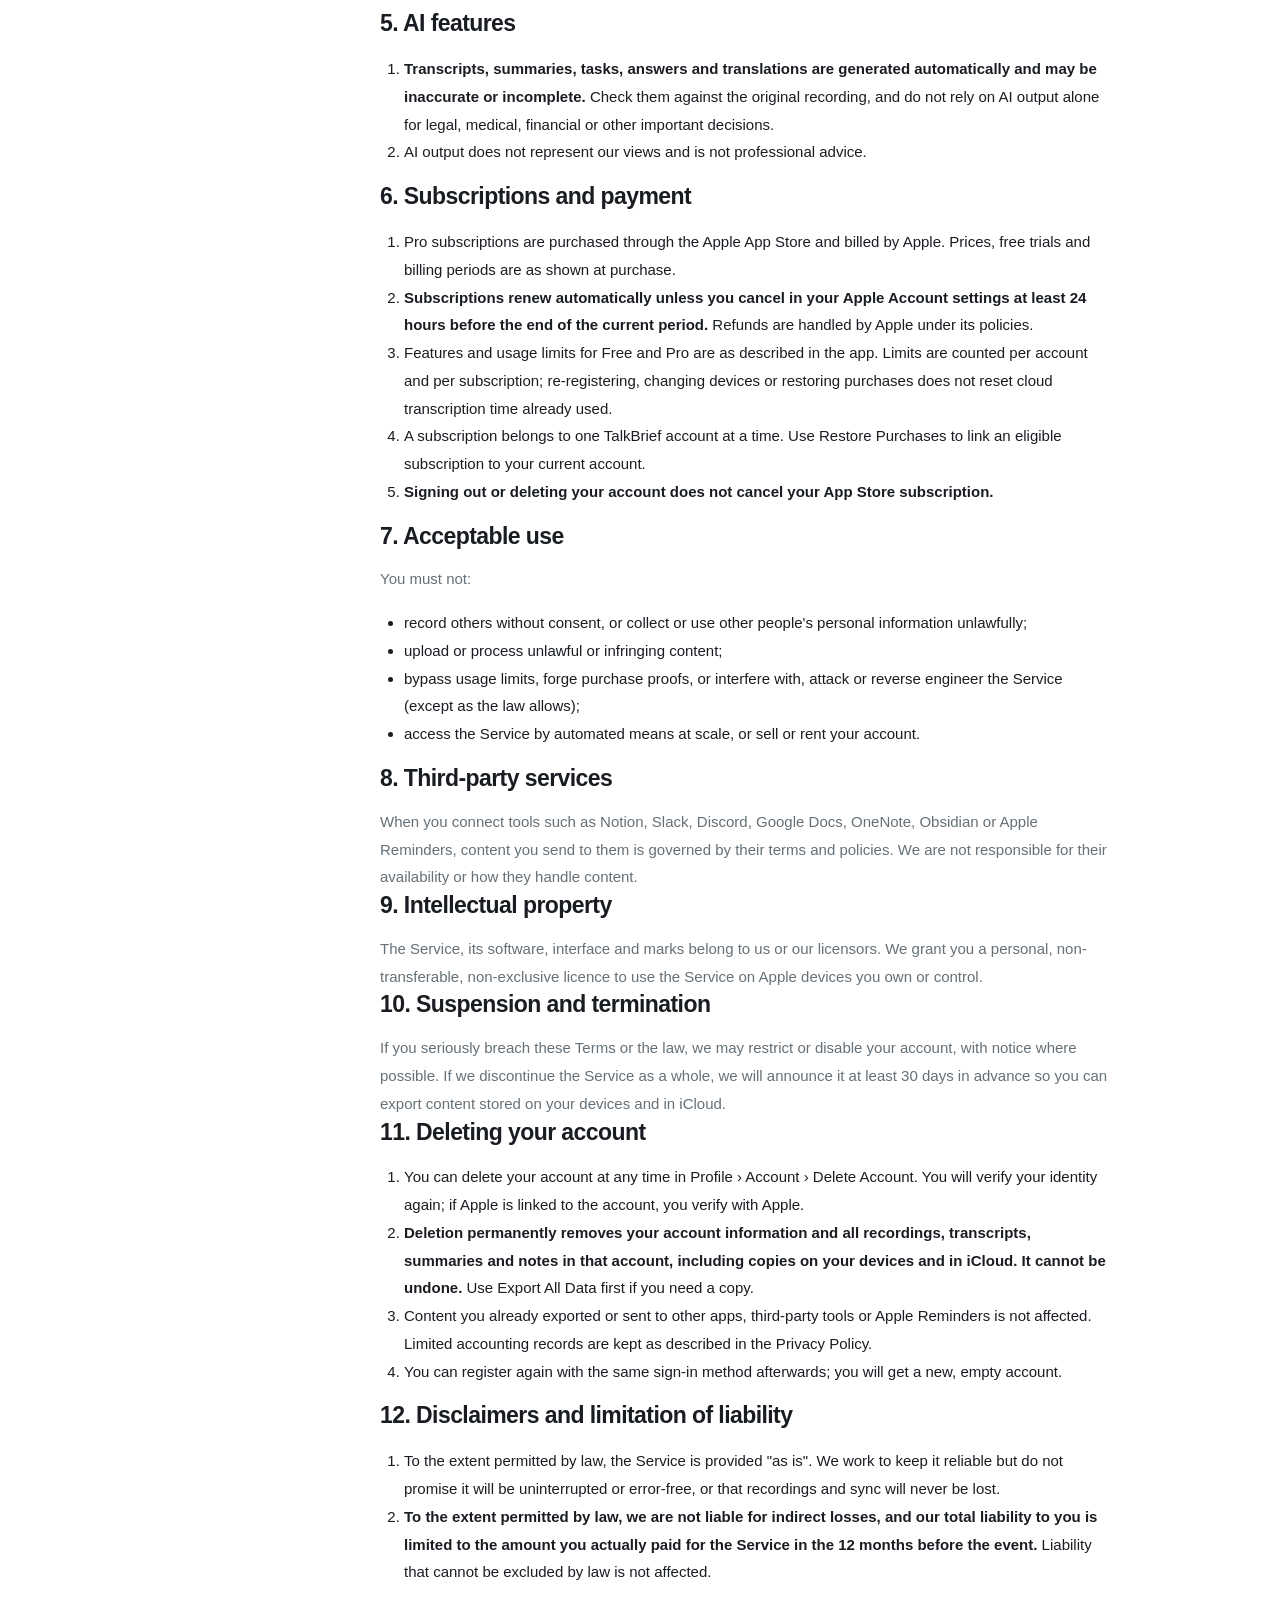
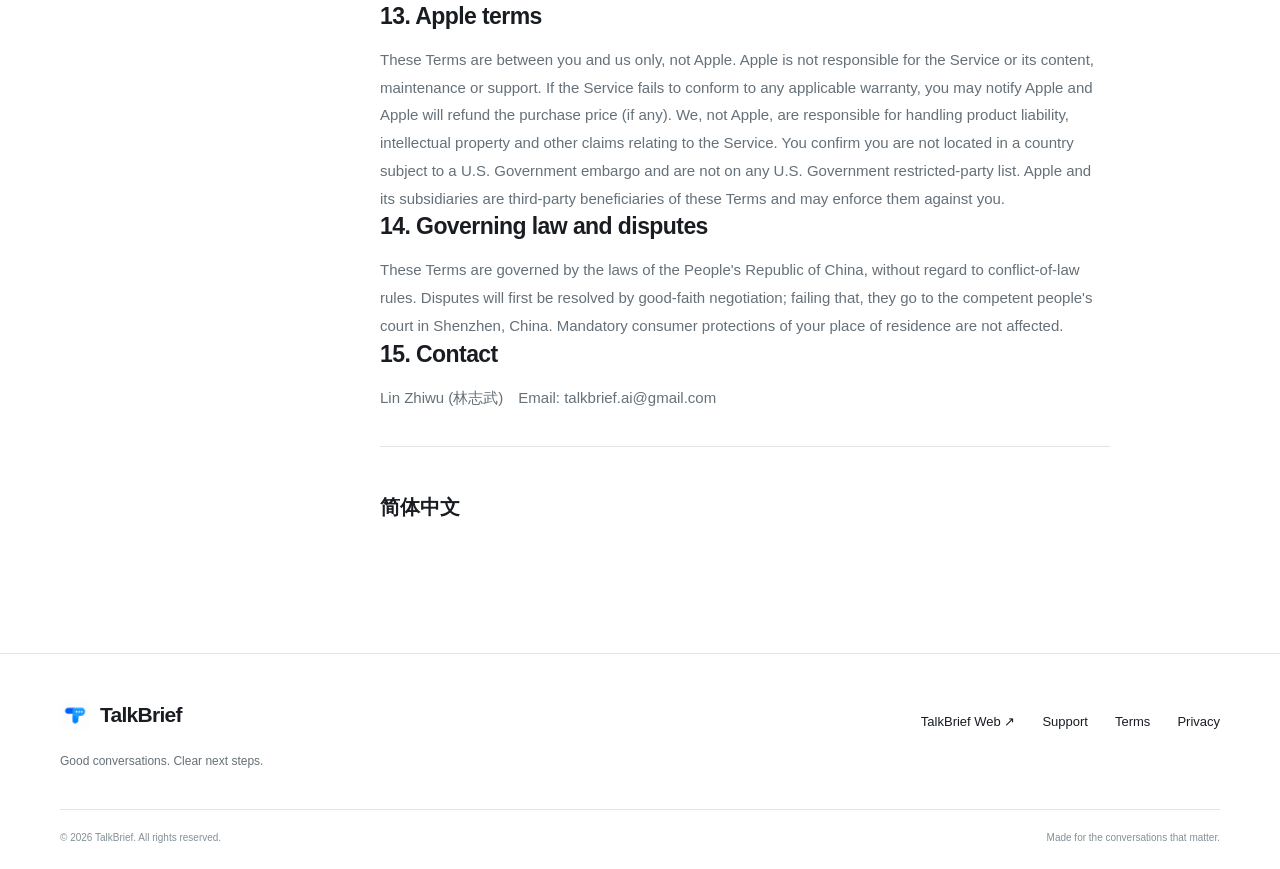
<file: terms/index.html>
<!doctype html>
<html lang="en"><head><meta charset="utf-8"><meta name="viewport" content="width=device-width, initial-scale=1">
<title>Terms of Use — TalkBrief</title><meta name="description" content="Terms for TalkBrief account access, account deletion, AI features, subscriptions, and exports.">
<meta name="theme-color" content="#f7f8fa"><link rel="canonical" href="https://www.talkbrief.app/terms/">
<meta property="og:type" content="website"><meta property="og:site_name" content="TalkBrief"><meta property="og:title" content="Terms of Use — TalkBrief"><meta property="og:description" content="Terms for TalkBrief account access, account deletion, AI features, subscriptions, and exports."><meta property="og:url" content="https://www.talkbrief.app/terms/"><meta property="og:image" content="https://www.talkbrief.app/assets/web-workspace.jpg">
<meta name="twitter:card" content="summary_large_image"><link rel="icon" type="image/png" sizes="32x32" href="/assets/favicon-32.png?v=20260914c"><link rel="icon" type="image/png" sizes="64x64" href="/assets/favicon-64.png?v=20260914c"><link rel="apple-touch-icon" sizes="180x180" href="/assets/apple-touch-icon.png?v=20260914c"><link rel="stylesheet" href="/assets/styles.css"></head>
<body><a class="skip-link" href="#main">Skip to content</a>
<header class="site-header"><nav class="nav wrap" aria-label="Main navigation">
<a class="brand" href="/" aria-label="TalkBrief home"><img src="/assets/talkbrief-icon.png?v=20260914c" width="34" height="34" alt=""><span>TalkBrief</span></a>
<div class="nav-links"><a href="/#features">Features</a><a href="/support/" >Support</a></div>
<a class="button nav-cta" href="https://web.talkbrief.app">TalkBrief Web <span aria-hidden="true">↗</span></a>
</nav></header><main id="main"><section class="page-hero wrap legal-hero"><p class="eyebrow">TERMS OF USE</p><h1>A clear understanding.</h1><p class="lede">The essentials for using TalkBrief, from recording responsibly to managing your subscription.</p><p class="updated">Last updated October 14, 2026</p></section><div class="legal-layout wrap"><nav class="contents" aria-label="Terms of Use contents"><p>ON THIS PAGE</p><a href="#1-accepting-and-changing-these-terms">1. Accepting and changing these Terms</a><a href="#2-the-service">2. The Service</a><a href="#3-your-account">3. Your account</a><a href="#4-your-content">4. Your content</a><a href="#5-ai-features">5. AI features</a><a href="#6-subscriptions-and-payment">6. Subscriptions and payment</a><a href="#7-acceptable-use">7. Acceptable use</a><a href="#8-third-party-services">8. Third-party services</a><a href="#9-intellectual-property">9. Intellectual property</a><a href="#10-suspension-and-termination">10. Suspension and termination</a><a href="#11-deleting-your-account">11. Deleting your account</a><a href="#12-disclaimers-and-limitation-of-liability">12. Disclaimers and limitation of liability</a><a href="#13-apple-terms">13. Apple terms</a><a href="#14-governing-law-and-disputes">14. Governing law and disputes</a><a href="#15-contact">15. Contact</a><a href="#zh-Hans">简体中文</a></nav><article class="legal">
<section lang="en" data-policy-version="2026-10-14" data-source-sha256="3e4a2d39416301a87b85d4b804424ed9a7cbc515a4cbb91a5bf1ee83925c80ed"><p>Effective date: October 14, 2026　Version: 2026-10-14</p>
<p>Welcome to TalkBrief. These Terms are an agreement between you and Lin Zhiwu (林志武) ("we", "us") about your use of the TalkBrief iPhone app, Apple Watch app, widgets and web viewer (the "Service"). Please read them before you agree, especially the parts in bold.</p>
<h2 id="1-accepting-and-changing-these-terms">1. Accepting and changing these Terms</h2>
<ol>
<li>By ticking the consent box on the sign-in screen and signing in, you accept these Terms and the TalkBrief Privacy Policy. If you do not agree, do not use the Service.</li>
<li>We may update these Terms. We will tell you about material changes in the app and ask you to agree again. If you do not agree, you may stop using the Service and delete your account.</li>
</ol>
<h2 id="2-the-service">2. The Service</h2>
<p>TalkBrief records and imports audio of work conversations, produces transcripts, summaries, tasks and answers, and can sync to your iCloud or send to third-party tools you choose. Some features run on your device and some need cloud processing, as described in the Privacy Policy. Features may change, be added or be removed.</p>
<h2 id="3-your-account">3. Your account</h2>
<ol>
<li>You need a TalkBrief account, created or accessed with Apple or Google. Your first sign-in creates the account. You can add or remove sign-in methods for the same account on the Account page; different sign-in methods are never merged automatically because they share an email address.</li>
<li><strong>You must be at least 16 years old.</strong> If you are younger, do not use the Service.</li>
<li>Your account is for you only. Keep your devices and the Apple Account or Google account you sign in with secure. You can see signed-in devices and sign out other devices on the Account page.</li>
<li>Your TalkBrief account, your App Store purchase account and your iCloud account are three different accounts; the Privacy Policy explains how they relate.</li>
</ol>
<h2 id="4-your-content">4. Your content</h2>
<ol>
<li>Audio you record or import, and its transcripts, summaries and notes ("Your Content"), belong to you and to your TalkBrief account. They are stored on your devices and in your iCloud; TalkBrief does not keep them long term on its own servers.</li>
<li>You allow us and the service providers we engage to process the relevant content temporarily, only to provide features you request, such as cloud transcription, AI summaries and Ask. We do not use Your Content to train AI models and we do not sell it.</li>
<li><strong>Before recording, you must inform and obtain consent from the people being recorded as required by applicable law.</strong> You are responsible for the lawfulness of your recordings, their content and how you use them.</li>
<li>When you sign out, Your Content is hidden and returns when you sign in again. When you delete your account, Your Content is permanently deleted (Section 11). Keep your own backups of anything important.</li>
</ol>
<h2 id="5-ai-features">5. AI features</h2>
<ol>
<li><strong>Transcripts, summaries, tasks, answers and translations are generated automatically and may be inaccurate or incomplete.</strong> Check them against the original recording, and do not rely on AI output alone for legal, medical, financial or other important decisions.</li>
<li>AI output does not represent our views and is not professional advice.</li>
</ol>
<h2 id="6-subscriptions-and-payment">6. Subscriptions and payment</h2>
<ol>
<li>Pro subscriptions are purchased through the Apple App Store and billed by Apple. Prices, free trials and billing periods are as shown at purchase.</li>
<li><strong>Subscriptions renew automatically unless you cancel in your Apple Account settings at least 24 hours before the end of the current period.</strong> Refunds are handled by Apple under its policies.</li>
<li>Features and usage limits for Free and Pro are as described in the app. Limits are counted per account and per subscription; re-registering, changing devices or restoring purchases does not reset cloud transcription time already used.</li>
<li>A subscription belongs to one TalkBrief account at a time. Use Restore Purchases to link an eligible subscription to your current account.</li>
<li><strong>Signing out or deleting your account does not cancel your App Store subscription.</strong></li>
</ol>
<h2 id="7-acceptable-use">7. Acceptable use</h2>
<p>You must not:</p>
<ul>
<li>record others without consent, or collect or use other people's personal information unlawfully;</li>
<li>upload or process unlawful or infringing content;</li>
<li>bypass usage limits, forge purchase proofs, or interfere with, attack or reverse engineer the Service (except as the law allows);</li>
<li>access the Service by automated means at scale, or sell or rent your account.</li>
</ul>
<h2 id="8-third-party-services">8. Third-party services</h2>
<p>When you connect tools such as Notion, Slack, Discord, Google Docs, OneNote, Obsidian or Apple Reminders, content you send to them is governed by their terms and policies. We are not responsible for their availability or how they handle content.</p>
<h2 id="9-intellectual-property">9. Intellectual property</h2>
<p>The Service, its software, interface and marks belong to us or our licensors. We grant you a personal, non-transferable, non-exclusive licence to use the Service on Apple devices you own or control.</p>
<h2 id="10-suspension-and-termination">10. Suspension and termination</h2>
<p>If you seriously breach these Terms or the law, we may restrict or disable your account, with notice where possible. If we discontinue the Service as a whole, we will announce it at least 30 days in advance so you can export content stored on your devices and in iCloud.</p>
<h2 id="11-deleting-your-account">11. Deleting your account</h2>
<ol>
<li>You can delete your account at any time in Profile › Account › Delete Account. You will verify your identity again; if Apple is linked to the account, you verify with Apple.</li>
<li><strong>Deletion permanently removes your account information and all recordings, transcripts, summaries and notes in that account, including copies on your devices and in iCloud. It cannot be undone.</strong> Use Export All Data first if you need a copy.</li>
<li>Content you already exported or sent to other apps, third-party tools or Apple Reminders is not affected. Limited accounting records are kept as described in the Privacy Policy.</li>
<li>You can register again with the same sign-in method afterwards; you will get a new, empty account.</li>
</ol>
<h2 id="12-disclaimers-and-limitation-of-liability">12. Disclaimers and limitation of liability</h2>
<ol>
<li>To the extent permitted by law, the Service is provided "as is". We work to keep it reliable but do not promise it will be uninterrupted or error-free, or that recordings and sync will never be lost.</li>
<li><strong>To the extent permitted by law, we are not liable for indirect losses, and our total liability to you is limited to the amount you actually paid for the Service in the 12 months before the event.</strong> Liability that cannot be excluded by law is not affected.</li>
</ol>
<h2 id="13-apple-terms">13. Apple terms</h2>
<p>These Terms are between you and us only, not Apple. Apple is not responsible for the Service or its content, maintenance or support. If the Service fails to conform to any applicable warranty, you may notify Apple and Apple will refund the purchase price (if any). We, not Apple, are responsible for handling product liability, intellectual property and other claims relating to the Service. You confirm you are not located in a country subject to a U.S. Government embargo and are not on any U.S. Government restricted-party list. Apple and its subsidiaries are third-party beneficiaries of these Terms and may enforce them against you.</p>
<h2 id="14-governing-law-and-disputes">14. Governing law and disputes</h2>
<p>These Terms are governed by the laws of the People's Republic of China, without regard to conflict-of-law rules. Disputes will first be resolved by good-faith negotiation; failing that, they go to the competent people's court in Shenzhen, China. Mandatory consumer protections of your place of residence are not affected.</p>
<h2 id="15-contact">15. Contact</h2>
<p>Lin Zhiwu (林志武)　Email: talkbrief.ai@gmail.com</p></section>
<details id="zh-Hans"><summary lang="zh-Hans">简体中文</summary><section lang="zh-Hans" data-policy-version="2026-10-14" data-source-sha256="6664839d0ec37e3f0a82c1d2b3cf75bf8e40fb108fd71544c0809214ffa559ff"><p>生效日期：2026-10-14　版本：2026-10-14</p>
<p>欢迎使用 TalkBrief。本协议是你与 TalkBrief 运营者林志武（下称“我们”）之间关于使用 TalkBrief iPhone App、Apple Watch App、小组件和网页版（合称“服务”）的约定。请在勾选同意前阅读全文，尤其是加粗的条款。</p>
<h2 id="zh-1">1. 协议的接受与变更</h2>
<ol>
<li>你在登录页勾选同意并登录，即表示接受本协议和《TalkBrief 隐私政策》。不同意则请不要使用服务。</li>
<li>我们可能更新本协议。重要变更会在 App 内提示，并请你重新同意；不同意的，可以停止使用并删除账号。</li>
</ol>
<h2 id="zh-2">2. 服务说明</h2>
<p>TalkBrief 用于录制和导入工作对话音频，生成转写、摘要、待办和问答，并可同步到你的 iCloud 或发送到你选择的第三方工具。部分功能在本机完成，部分需要云端处理，具体见隐私政策。功能可能调整、增加或下线。</p>
<h2 id="zh-3">3. 账号</h2>
<ol>
<li>使用服务需通过 Apple 或 Google创建或登录 TalkBrief 账号。首次登录即创建账号。你可以在“账户”页为同一账号添加或移除登录方式；不同登录方式不会因为邮箱相同而自动合并。</li>
<li><strong>你需年满 16 周岁。</strong>未满该年龄请不要使用服务。</li>
<li>账号仅限本人使用，你应妥善保管设备以及用于登录的 Apple 账户或 Google 账户。你可以在“账户”页查看已登录设备并退出其他设备。</li>
<li>账号、App Store 购买账户和 iCloud 账户是三个不同的账户，其关系见隐私政策。</li>
</ol>
<h2 id="zh-4">4. 你的内容</h2>
<ol>
<li>你录制或导入的音频，及其转写、摘要、笔记等（“你的内容”）归你所有，并归属于你的 TalkBrief 账号。它们存储在你的设备和你的 iCloud 中，TalkBrief 不在自己的服务器上长期保存。</li>
<li>你授权我们及我们委托的服务商，仅为完成你请求的功能（如云端转写、AI 摘要、问答）临时处理相关内容。我们不用你的内容训练 AI 模型，也不出售。</li>
<li><strong>录音前，你应当按适用法律告知并取得被录音人的同意。</strong>你对录音的合法性、内容和后续使用负责。</li>
<li>退出登录时，你的内容会被隐藏，重新登录后恢复；删除账号时，你的内容将被永久删除（见第 11 条）。请自行备份重要内容。</li>
</ol>
<h2 id="zh-5-ai">5. AI 功能</h2>
<ol>
<li><strong>转写、摘要、待办、问答和翻译由自动化系统生成，可能不准确、不完整。</strong>使用前请核对原始录音，不要仅凭 AI 结果做出法律、医疗、财务等重要决定。</li>
<li>AI 输出不代表我们的观点，也不构成专业意见。</li>
</ol>
<h2 id="zh-6">6. 订阅与付费</h2>
<ol>
<li>Pro 订阅通过 Apple App Store 购买，由 Apple 收款。价格、试用期和订阅周期以购买页显示为准。</li>
<li><strong>订阅会自动续费，除非你在当前周期结束前至少 24 小时在 Apple 账户设置中取消。</strong>退款由 Apple 按其政策处理。</li>
<li>免费版和 Pro 的功能与用量额度以 App 内说明为准。额度按账号和订阅计算，重新注册、换设备或恢复购买不会重置已用的云转写时长。</li>
<li>一个订阅同一时间只属于一个 TalkBrief 账号。可通过“恢复购买”将符合条件的订阅关联到当前账号。</li>
<li><strong>退出登录或删除账号不会取消 App Store 订阅。</strong></li>
</ol>
<h2 id="zh-7">7. 使用规范</h2>
<p>你不得：</p>
<ul>
<li>未经同意录制他人，或以违法方式收集、使用他人个人信息；</li>
<li>上传或处理违法、侵权内容；</li>
<li>绕过用量限制、伪造购买凭证，或干扰、攻击、逆向工程服务（法律允许的除外）；</li>
<li>自动化批量访问服务，或转售、出租账号。</li>
</ul>
<h2 id="zh-8">8. 第三方服务</h2>
<p>当你连接 Notion、Slack、Discord、Google 文档、OneNote、Obsidian、Apple 提醒事项等工具时，发送到对方的内容受对方条款和政策约束。对第三方服务的可用性和处理方式，我们不负责。</p>
<h2 id="zh-9">9. 知识产权</h2>
<p>服务及其软件、界面、标识的权利归我们或合法权利人所有。我们授予你一项个人的、不可转让的、非独占的许可，在你拥有或控制的 Apple 设备上使用服务。</p>
<h2 id="zh-10">10. 服务的暂停与终止</h2>
<p>如你严重违反本协议或法律，我们可以限制或停用你的账号，并尽可能提前告知。若整体停止服务，我们将提前至少 30 天公告，你存放在设备和 iCloud 中的内容可在此前导出。</p>
<h2 id="zh-11">11. 删除账号</h2>
<ol>
<li>你可以随时在“我的 › 账户 › 删除账号”删除账号。为确认是本人操作，需要再次验证身份；已绑定 Apple 的账号须通过 Apple 验证。</li>
<li><strong>删除后，账号信息以及该账号下的全部录音、转写、摘要和笔记（包括本机和 iCloud 中的副本）将被永久删除，无法恢复。</strong>删除前可使用“导出全部数据”。</li>
<li>你已导出或发送到其他 App、第三方工具或 Apple 提醒事项的内容，不在删除范围内。少量记账记录按隐私政策保留。</li>
<li>删除后你可以用同一登录方式重新注册，将得到一个全新的空账号。</li>
</ol>
<h2 id="zh-12">12. 免责与责任限制</h2>
<ol>
<li>在法律允许的范围内，服务按“现状”提供。我们会尽力保障服务稳定，但不保证不中断、无错误，也不保证录音和同步不会丢失。</li>
<li><strong>在法律允许的范围内，我们对间接损失不负责；对你的责任总额以你在事件发生前 12 个月内为服务实际支付的金额为限。</strong>法律规定不得排除的责任除外。</li>
</ol>
<h2 id="zh-13-apple">13. Apple 相关条款</h2>
<p>本协议仅在你与我们之间成立，Apple 不是协议一方，不对服务及其内容、维护和支持负责。如服务不符合适用的担保，你可以通知 Apple，Apple 将退还购买价款（如有）。与服务相关的产品责任、知识产权等主张由我们而非 Apple 处理。你声明不在受美国政府禁运的国家或地区，也不在受限制方名单上。Apple 及其子公司是本协议的第三方受益人，有权向你执行本协议。</p>
<h2 id="zh-14">14. 适用法律与争议解决</h2>
<p>本协议适用中华人民共和国法律（不含冲突法）。争议先友好协商，协商不成的，提交深圳市有管辖权的人民法院。你所在地的强制性消费者保护规定不受影响。</p>
<h2 id="zh-15">15. 联系我们</h2>
<p>林志武　邮箱：talkbrief.ai@gmail.com</p></section></details>
</article></div></main><footer class="site-footer"><div class="wrap footer-top"><div><a class="brand" href="/"><img src="/assets/talkbrief-icon.png?v=20260914c" width="30" height="30" alt=""><span>TalkBrief</span></a><p>Good conversations. Clear next steps.</p></div><nav aria-label="Footer navigation"><a href="https://web.talkbrief.app">TalkBrief Web ↗</a><a href="/support/">Support</a><a href="/terms/">Terms</a><a href="/privacy/">Privacy</a></nav></div><div class="wrap footer-bottom"><span>© 2026 TalkBrief. All rights reserved.</span><span>Made for the conversations that matter.</span></div></footer></body></html>
</file>
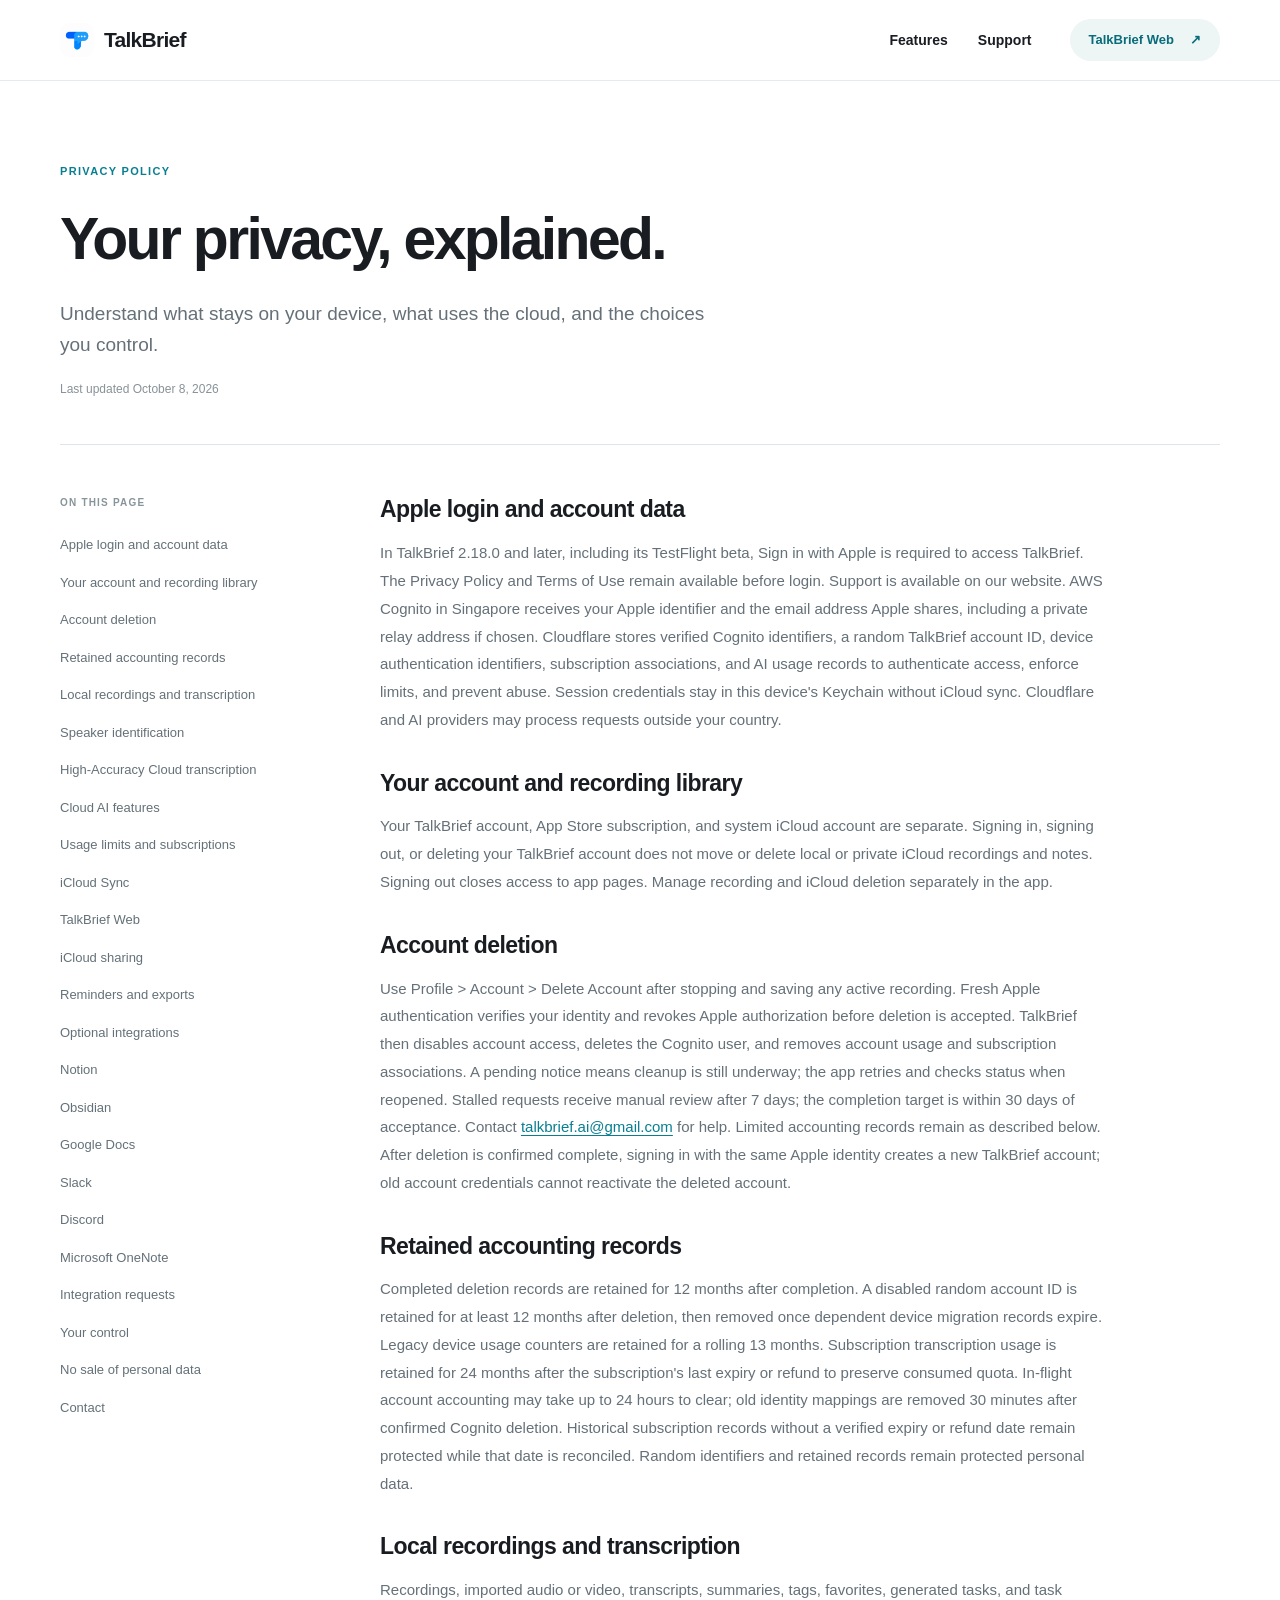
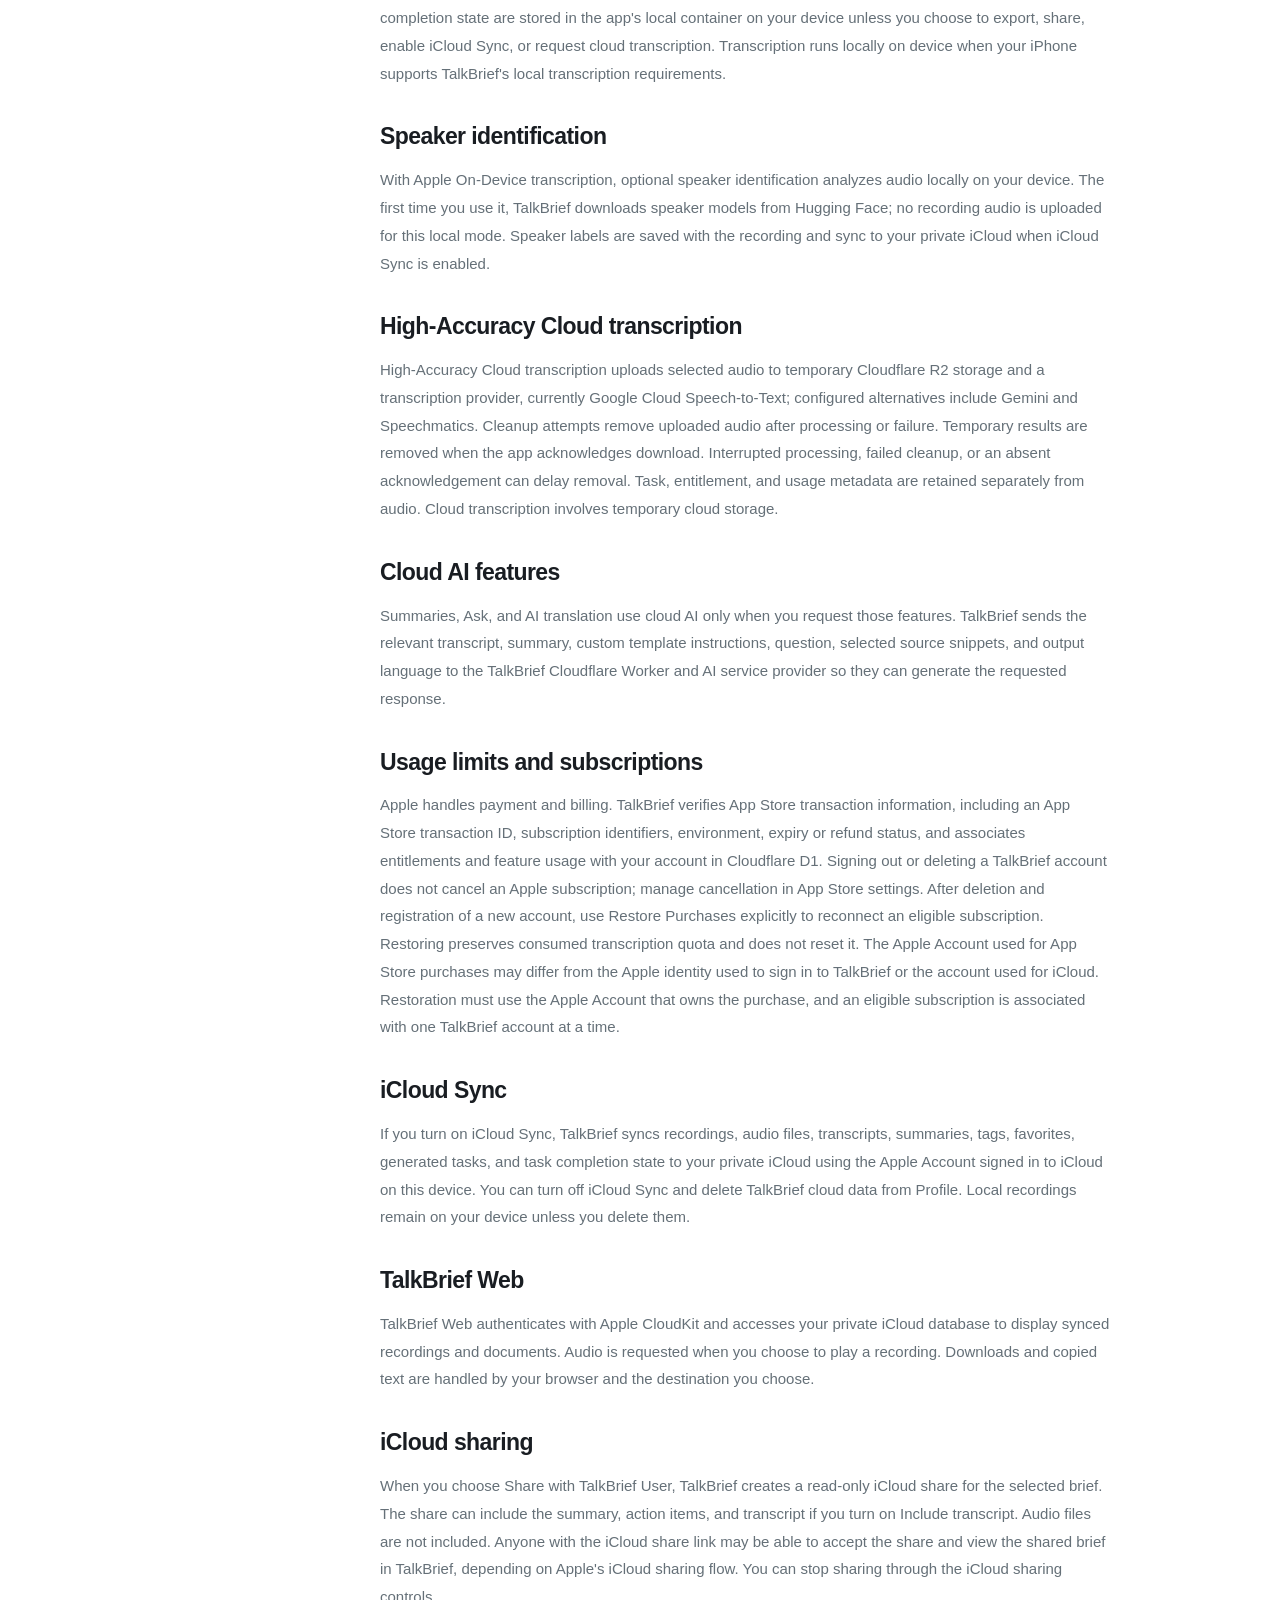
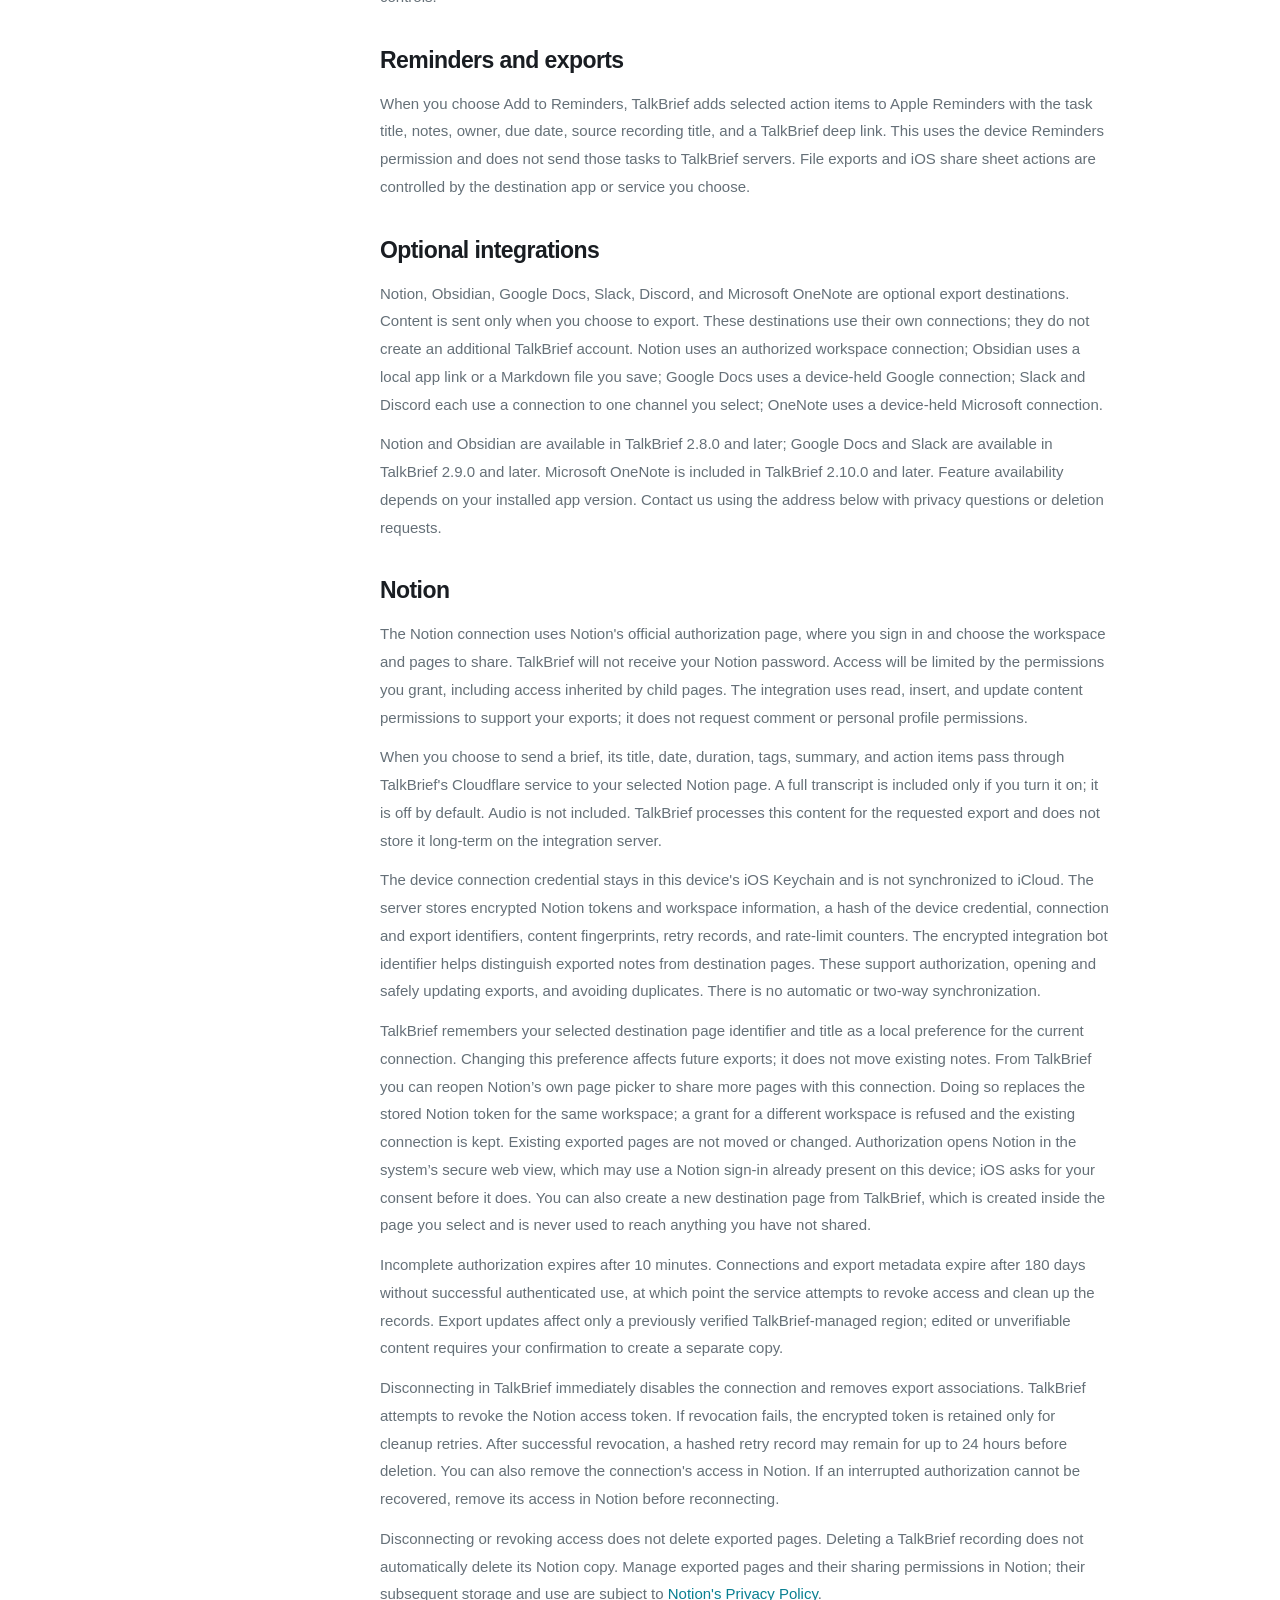
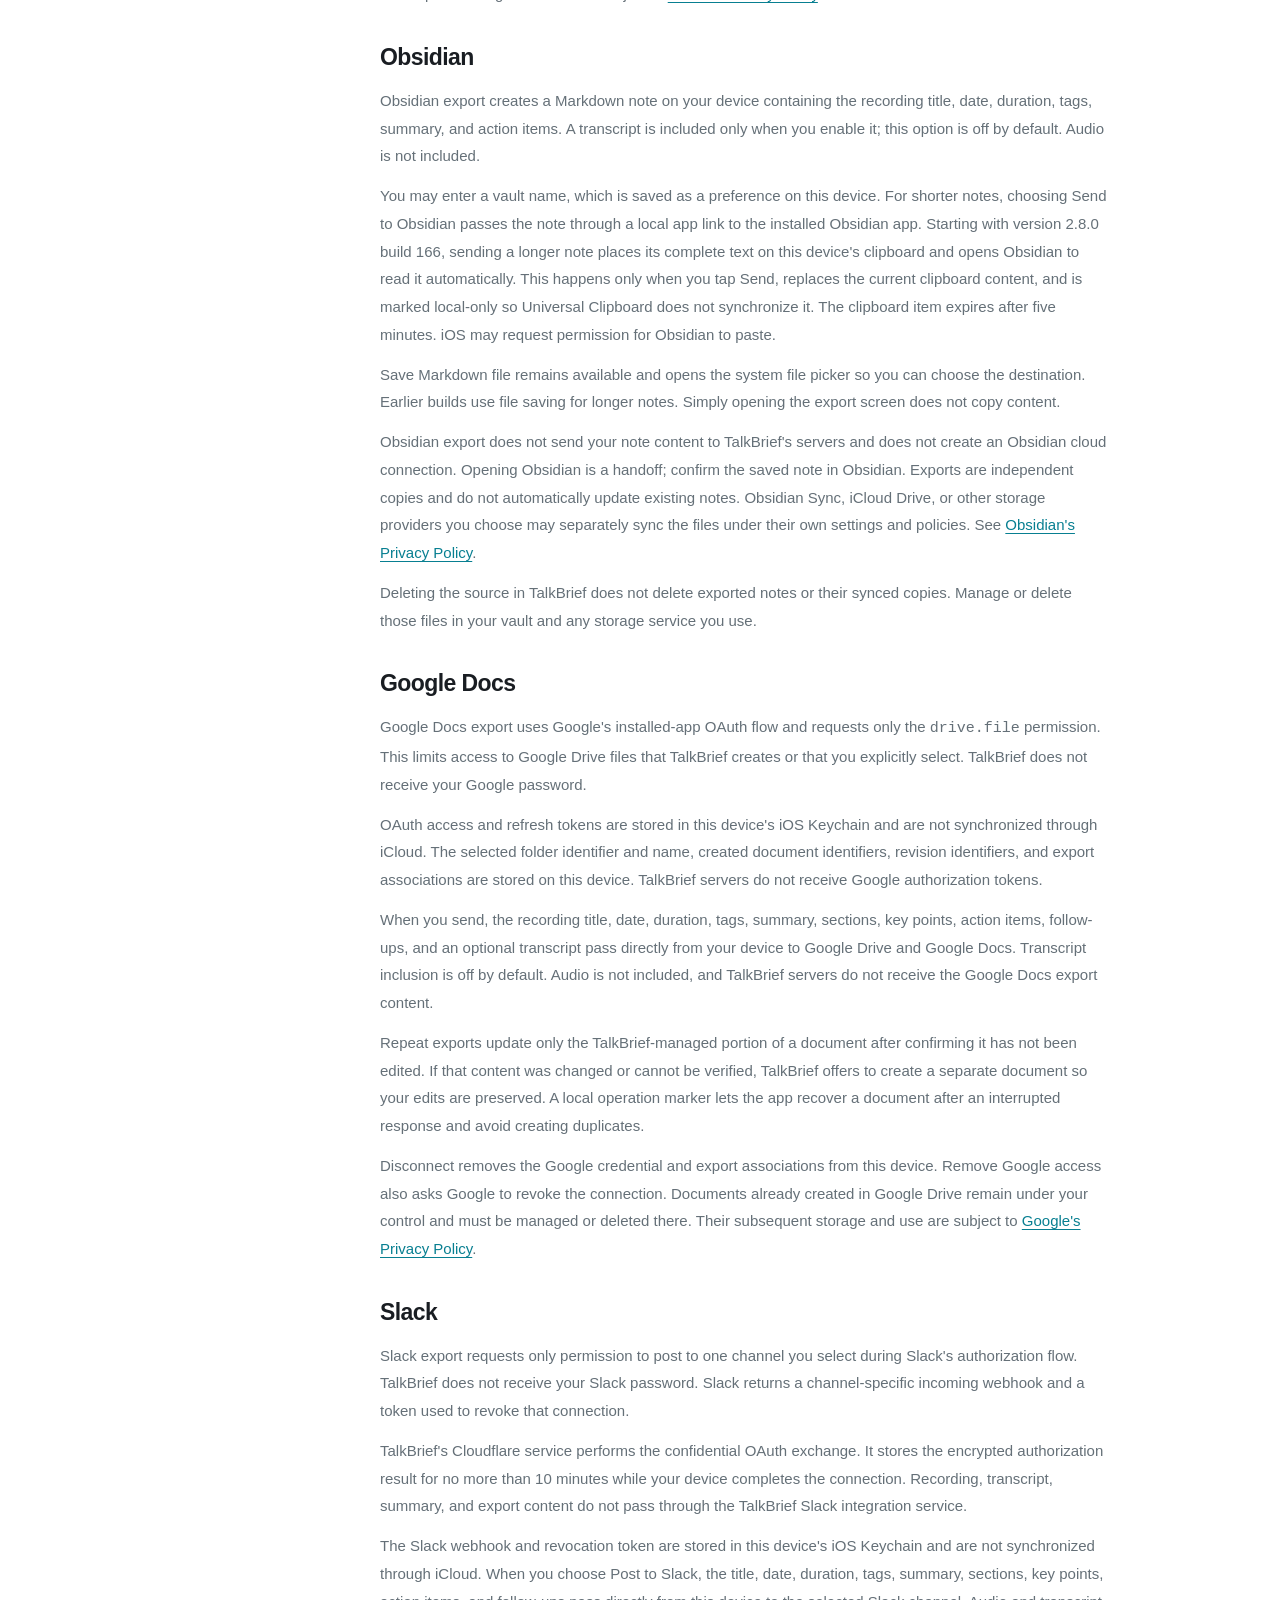
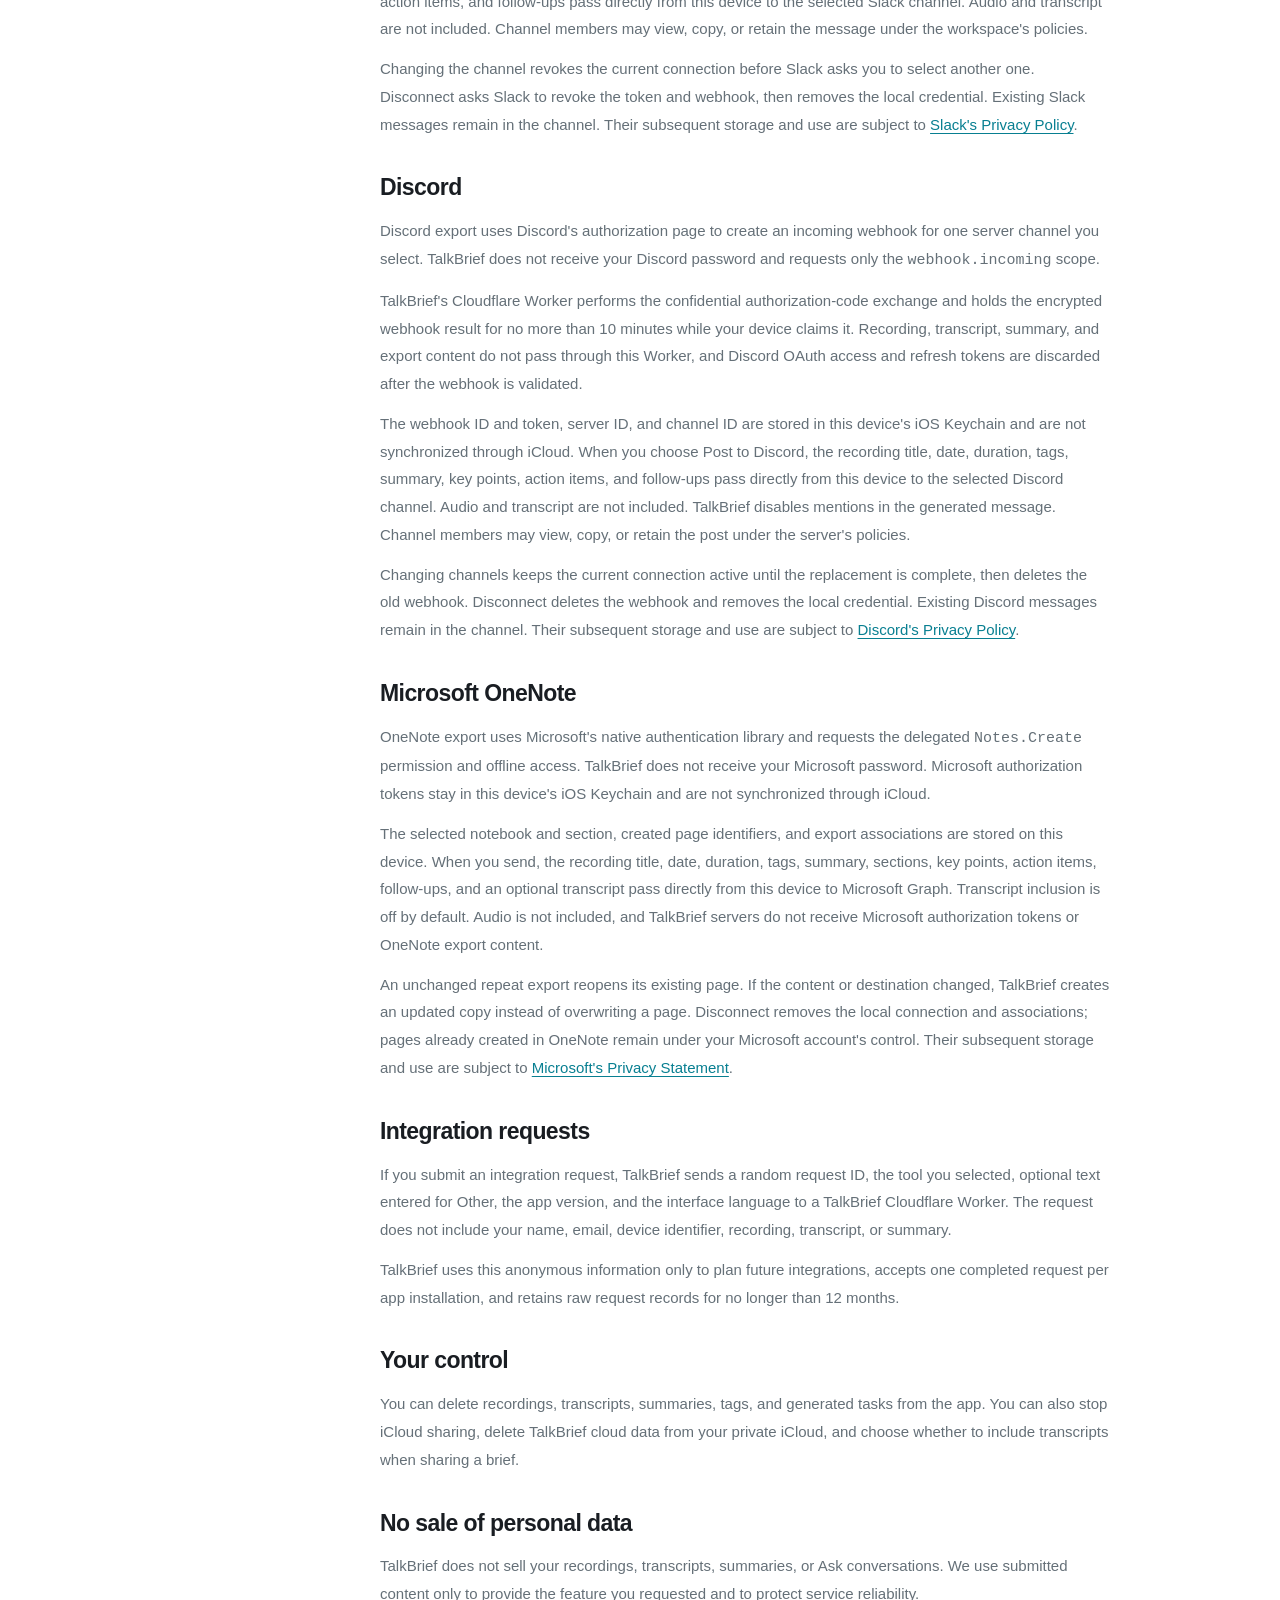
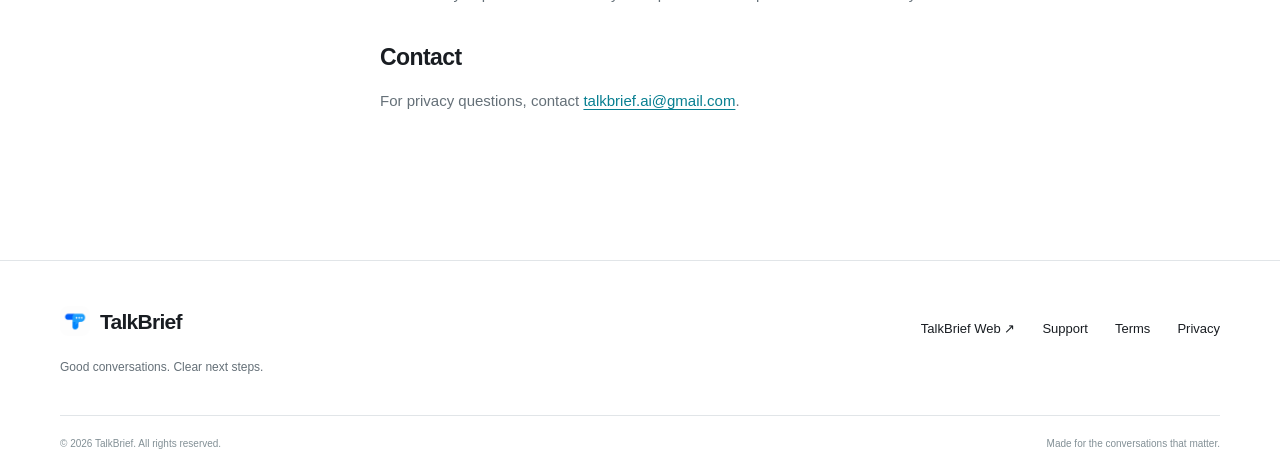
<file: support/policies/2026-10-08/privacy/index.html>
<!doctype html>
<html lang="en"><head><meta name="robots" content="noindex"><meta charset="utf-8"><meta name="viewport" content="width=device-width, initial-scale=1">
<title>Privacy Policy — TalkBrief</title><meta name="description" content="How TalkBrief handles Apple sign-in, account deletion, recordings, subscriptions, iCloud, and optional cloud services.">
<meta name="theme-color" content="#f7f8fa"><link rel="canonical" href="https://www.talkbrief.app/support/policies/2026-10-08/privacy/">
<meta property="og:type" content="website"><meta property="og:site_name" content="TalkBrief"><meta property="og:title" content="Privacy Policy — TalkBrief"><meta property="og:description" content="How TalkBrief handles Apple sign-in, account deletion, recordings, subscriptions, iCloud, and optional cloud services."><meta property="og:url" content="https://www.talkbrief.app/support/policies/2026-10-08/privacy/"><meta property="og:image" content="https://www.talkbrief.app/assets/web-workspace.jpg">
<meta name="twitter:card" content="summary_large_image"><link rel="icon" type="image/png" sizes="32x32" href="/assets/favicon-32.png?v=20260914c"><link rel="icon" type="image/png" sizes="64x64" href="/assets/favicon-64.png?v=20260914c"><link rel="apple-touch-icon" sizes="180x180" href="/assets/apple-touch-icon.png?v=20260914c"><link rel="stylesheet" href="/assets/styles.css"></head>
<body><a class="skip-link" href="#main">Skip to content</a>
<header class="site-header"><nav class="nav wrap" aria-label="Main navigation">
<a class="brand" href="/" aria-label="TalkBrief home"><img src="/assets/talkbrief-icon.png?v=20260914c" width="34" height="34" alt=""><span>TalkBrief</span></a>
<div class="nav-links"><a href="/#features">Features</a><a href="/support/" >Support</a></div>
<a class="button nav-cta" href="https://web.talkbrief.app">TalkBrief Web <span aria-hidden="true">↗</span></a>
</nav></header><main id="main"><section class="page-hero wrap legal-hero"><p class="eyebrow">PRIVACY POLICY</p><h1>Your privacy, explained.</h1><p class="lede">Understand what stays on your device, what uses the cloud, and the choices you control.</p><p class="updated">Last updated October 8, 2026</p></section><div class="legal-layout wrap"><nav class="contents" aria-label="Privacy Policy contents"><p>ON THIS PAGE</p><a href="#apple-login-and-account-data">Apple login and account data</a><a href="#your-account-and-recording-library">Your account and recording library</a><a href="#account-deletion">Account deletion</a><a href="#retained-accounting-records">Retained accounting records</a><a href="#local-recordings-and-transcription">Local recordings and transcription</a><a href="#speaker-identification">Speaker identification</a><a href="#high-accuracy-cloud-transcription">High-Accuracy Cloud transcription</a><a href="#cloud-ai-features">Cloud AI features</a><a href="#usage-limits-and-subscriptions">Usage limits and subscriptions</a><a href="#icloud-sync">iCloud Sync</a><a href="#talkbrief-web">TalkBrief Web</a><a href="#icloud-sharing">iCloud sharing</a><a href="#reminders-and-exports">Reminders and exports</a><a href="#optional-integrations">Optional integrations</a><a href="#notion">Notion</a><a href="#obsidian">Obsidian</a><a href="#google-docs">Google Docs</a><a href="#slack">Slack</a><a href="#discord">Discord</a><a href="#microsoft-onenote">Microsoft OneNote</a><a href="#integration-requests">Integration requests</a><a href="#your-control">Your control</a><a href="#no-sale-of-personal-data">No sale of personal data</a><a href="#contact">Contact</a></nav><article class="legal"><section id="apple-login-and-account-data">
          <h2>Apple login and account data</h2>
          <p>In TalkBrief 2.18.0 and later, including its TestFlight beta, Sign in with Apple is required to access TalkBrief. The Privacy Policy and Terms of Use remain available before login. Support is available on our website. AWS Cognito in Singapore receives your Apple identifier and the email address Apple shares, including a private relay address if chosen. Cloudflare stores verified Cognito identifiers, a random TalkBrief account ID, device authentication identifiers, subscription associations, and AI usage records to authenticate access, enforce limits, and prevent abuse. Session credentials stay in this device's Keychain without iCloud sync. Cloudflare and AI providers may process requests outside your country.</p>
        </section><section id="your-account-and-recording-library">
          <h2>Your account and recording library</h2>
          <p>Your TalkBrief account, App Store subscription, and system iCloud account are separate. Signing in, signing out, or deleting your TalkBrief account does not move or delete local or private iCloud recordings and notes. Signing out closes access to app pages. Manage recording and iCloud deletion separately in the app.</p>
        </section><section id="account-deletion">
          <h2>Account deletion</h2>
          <p>Use Profile &gt; Account &gt; Delete Account after stopping and saving any active recording. Fresh Apple authentication verifies your identity and revokes Apple authorization before deletion is accepted. TalkBrief then disables account access, deletes the Cognito user, and removes account usage and subscription associations. A pending notice means cleanup is still underway; the app retries and checks status when reopened. Stalled requests receive manual review after 7 days; the completion target is within 30 days of acceptance. Contact <a href="mailto:talkbrief.ai@gmail.com">talkbrief.ai@gmail.com</a> for help. Limited accounting records remain as described below. After deletion is confirmed complete, signing in with the same Apple identity creates a new TalkBrief account; old account credentials cannot reactivate the deleted account.</p>
        </section><section id="retained-accounting-records">
          <h2>Retained accounting records</h2>
          <p>Completed deletion records are retained for 12 months after completion. A disabled random account ID is retained for at least 12 months after deletion, then removed once dependent device migration records expire. Legacy device usage counters are retained for a rolling 13 months. Subscription transcription usage is retained for 24 months after the subscription's last expiry or refund to preserve consumed quota. In-flight account accounting may take up to 24 hours to clear; old identity mappings are removed 30 minutes after confirmed Cognito deletion. Historical subscription records without a verified expiry or refund date remain protected while that date is reconciled. Random identifiers and retained records remain protected personal data.</p>
        </section><section id="local-recordings-and-transcription">
          <h2>Local recordings and transcription</h2>
          <p>
            Recordings, imported audio or video, transcripts, summaries, tags, favorites, generated tasks, and
            task completion state are stored in the app's local container on your device unless you choose to
            export, share, enable iCloud Sync, or request cloud transcription. Transcription runs locally on device when your iPhone supports
            TalkBrief's local transcription requirements.
          </p>
        </section><section id="speaker-identification">
          <h2>Speaker identification</h2>
          <p>
            With Apple On-Device transcription, optional speaker identification analyzes audio locally on your
            device. The first time you use it, TalkBrief downloads speaker models from Hugging Face; no recording
            audio is uploaded for this local mode. Speaker labels are saved with the recording and sync to your
            private iCloud when iCloud Sync is enabled.
          </p>
        </section><section id="high-accuracy-cloud-transcription">
          <h2>High-Accuracy Cloud transcription</h2>
          <p>High-Accuracy Cloud transcription uploads selected audio to temporary Cloudflare R2 storage and a transcription provider, currently Google Cloud Speech-to-Text; configured alternatives include Gemini and Speechmatics. Cleanup attempts remove uploaded audio after processing or failure. Temporary results are removed when the app acknowledges download. Interrupted processing, failed cleanup, or an absent acknowledgement can delay removal. Task, entitlement, and usage metadata are retained separately from audio. Cloud transcription involves temporary cloud storage.</p>
        </section><section id="cloud-ai-features">
          <h2>Cloud AI features</h2>
          <p>
            Summaries, Ask, and AI translation use cloud AI only when you request those features. TalkBrief sends
            the relevant transcript, summary, custom template instructions, question, selected source snippets,
            and output language to the TalkBrief Cloudflare Worker and AI service provider so they can generate
            the requested response.
          </p>
        </section><section id="usage-limits-and-subscriptions">
          <h2>Usage limits and subscriptions</h2>
          <p>Apple handles payment and billing. TalkBrief verifies App Store transaction information, including an App Store transaction ID, subscription identifiers, environment, expiry or refund status, and associates entitlements and feature usage with your account in Cloudflare D1. Signing out or deleting a TalkBrief account does not cancel an Apple subscription; manage cancellation in App Store settings. After deletion and registration of a new account, use Restore Purchases explicitly to reconnect an eligible subscription. Restoring preserves consumed transcription quota and does not reset it. The Apple Account used for App Store purchases may differ from the Apple identity used to sign in to TalkBrief or the account used for iCloud. Restoration must use the Apple Account that owns the purchase, and an eligible subscription is associated with one TalkBrief account at a time.</p>
        </section><section id="icloud-sync">
          <h2>iCloud Sync</h2>
          <p>
            If you turn on iCloud Sync, TalkBrief syncs recordings, audio files, transcripts, summaries, tags,
            favorites, generated tasks, and task completion state to your private iCloud using the Apple Account
            signed in to iCloud on this device. You can turn off iCloud Sync and delete TalkBrief cloud data from
            Profile. Local recordings remain on your device unless you delete them.
          </p>
        </section><section id="talkbrief-web">
          <h2>TalkBrief Web</h2><p>TalkBrief Web authenticates with Apple CloudKit and accesses your private iCloud database to display synced recordings and documents. Audio is requested when you choose to play a recording. Downloads and copied text are handled by your browser and the destination you choose.</p></section><section id="icloud-sharing"><h2>iCloud sharing</h2>
          <p>
            When you choose Share with TalkBrief User, TalkBrief creates a read-only iCloud share for the selected
            brief. The share can include the summary, action items, and transcript if you turn on Include
            transcript. Audio files are not included. Anyone with the iCloud share link may be able to accept the
            share and view the shared brief in TalkBrief, depending on Apple's iCloud sharing flow. You can stop
            sharing through the iCloud sharing controls.
          </p>
        </section><section id="reminders-and-exports">
          <h2>Reminders and exports</h2>
          <p>
            When you choose Add to Reminders, TalkBrief adds selected action items to Apple Reminders with the task
            title, notes, owner, due date, source recording title, and a TalkBrief deep link. This uses the device
            Reminders permission and does not send those tasks to TalkBrief servers. File exports and iOS share
            sheet actions are controlled by the destination app or service you choose.
          </p>
        </section><section id="optional-integrations">
          <h2>Optional integrations</h2>
          <p>Notion, Obsidian, Google Docs, Slack, Discord, and Microsoft OneNote are optional export destinations. Content is sent only when you choose
            to export. These destinations use their own connections; they do not create an additional TalkBrief account. Notion uses an authorized workspace connection;
            Obsidian uses a local app link or a Markdown file you save; Google Docs uses a device-held Google connection;
            Slack and Discord each use a connection to one channel you select; OneNote uses a device-held Microsoft connection.</p>
          <p>Notion and Obsidian are available in TalkBrief 2.8.0 and later; Google Docs and Slack are available in
            TalkBrief 2.9.0 and later. Microsoft OneNote is included in TalkBrief 2.10.0 and later. Feature availability depends on your installed app version. Contact
            us using the address below with privacy questions or deletion requests.</p>
        </section><section id="notion">
          <h2>Notion</h2>
          <p>The Notion connection uses Notion's official authorization page, where you sign in and
            choose the workspace and pages to share. TalkBrief will not receive your Notion password.
            Access will be limited by the permissions you grant, including access inherited by child pages.
            The integration uses read, insert, and update content permissions to support your exports;
            it does not request comment or personal profile permissions.</p>
          <p>When you choose to send a brief, its title, date, duration, tags, summary, and action items
            pass through TalkBrief's Cloudflare service to your selected Notion page. A full transcript is
            included only if you turn it on; it is off by default. Audio is not included. TalkBrief processes
            this content for the requested export and does not store it long-term on the integration server.</p>
          <p>The device connection credential stays in this device's iOS Keychain and is not synchronized to
            iCloud. The server stores encrypted Notion tokens and workspace information, a hash of the device
            credential, connection and export identifiers, content fingerprints, retry records, and rate-limit
            counters. The encrypted integration bot identifier helps distinguish exported notes from destination pages.
            These support authorization, opening and safely updating exports, and avoiding duplicates.
            There is no automatic or two-way synchronization.</p>
          <p>TalkBrief remembers your selected destination page identifier and title as a local preference for
            the current connection. Changing this preference affects future exports; it does not move existing notes. From TalkBrief you can reopen Notion’s own page picker to share more pages with this connection. Doing so replaces the stored Notion token for the same workspace; a grant for a different workspace is refused and the existing connection is kept. Existing exported pages are not moved or changed. Authorization opens Notion in the system’s secure web view, which may use a Notion sign-in already present on this device; iOS asks for your consent before it does. You can also create a new destination page from TalkBrief, which is created inside the page you select and is never used to reach anything you have not shared.</p>
          <p>Incomplete authorization expires after 10 minutes. Connections and export metadata expire after
            180 days without successful authenticated use, at which point the service attempts to revoke access
            and clean up the records. Export updates affect only a previously verified TalkBrief-managed region;
            edited or unverifiable content requires your confirmation to create a separate copy.</p>
          <p>Disconnecting in TalkBrief immediately disables the connection and removes export associations.
            TalkBrief attempts to revoke the Notion access token. If revocation fails, the encrypted token is
            retained only for cleanup retries. After successful revocation, a hashed retry record may remain
            for up to 24 hours before deletion. You can also remove the connection's access in Notion. If an
            interrupted authorization cannot be recovered, remove its access in Notion before reconnecting.</p>
          <p>Disconnecting or revoking access does not delete exported pages. Deleting a TalkBrief recording
            does not automatically delete its Notion copy. Manage exported pages and
            their sharing permissions in Notion; their subsequent storage and use are subject to
            <a href="https://www.notion.com/privacy">Notion's Privacy Policy</a>.</p>
        </section><section id="obsidian">
          <h2>Obsidian</h2>
          <p>Obsidian export creates a Markdown note on your device containing the recording title,
            date, duration, tags, summary, and action items. A transcript is included only when you enable
            it; this option is off by default. Audio is not included.</p>
          <p>You may enter a vault name, which is saved as a preference on this device. For shorter notes,
            choosing Send to Obsidian passes the note through a local app link to the installed Obsidian app.
            Starting with version 2.8.0 build 166, sending a longer note places its complete text on this device's
            clipboard and opens Obsidian to read it automatically. This happens only when you tap Send, replaces
            the current clipboard content, and is marked local-only so Universal Clipboard does not synchronize it.
            The clipboard item expires after five minutes. iOS may request permission for Obsidian to paste.</p>
          <p>Save Markdown file remains available and opens the system file picker so you can choose the destination.
            Earlier builds use file saving for longer notes. Simply opening the export screen does not copy content.</p>
          <p>Obsidian export does not send your note content to TalkBrief's servers and does not create
            an Obsidian cloud connection. Opening Obsidian is a handoff; confirm the saved note in Obsidian.
            Exports are independent copies and do not automatically update existing notes. Obsidian Sync,
            iCloud Drive, or other storage providers you choose may separately sync the files under their
            own settings and policies. See <a href="https://obsidian.md/privacy">Obsidian's Privacy Policy</a>.</p>
          <p>Deleting the source in TalkBrief does not delete exported notes or their synced copies.
            Manage or delete those files in your vault and any storage service you use.</p>
        </section><section id="google-docs">
          <h2>Google Docs</h2>
          <p>Google Docs export uses Google's installed-app OAuth flow and requests only the
            <code>drive.file</code> permission. This limits access to Google Drive files that TalkBrief
            creates or that you explicitly select. TalkBrief does not receive your Google password.</p>
          <p>OAuth access and refresh tokens are stored in this device's iOS Keychain and are not
            synchronized through iCloud. The selected folder identifier and name, created document
            identifiers, revision identifiers, and export associations are stored on this device.
            TalkBrief servers do not receive Google authorization tokens.</p>
          <p>When you send, the recording title, date, duration, tags, summary, sections, key points,
            action items, follow-ups, and an optional transcript pass directly from your device to
            Google Drive and Google Docs. Transcript inclusion is off by default. Audio is not included,
            and TalkBrief servers do not receive the Google Docs export content.</p>
          <p>Repeat exports update only the TalkBrief-managed portion of a document after confirming it
            has not been edited. If that content was changed or cannot be verified, TalkBrief offers to
            create a separate document so your edits are preserved. A local operation marker lets the app
            recover a document after an interrupted response and avoid creating duplicates.</p>
          <p>Disconnect removes the Google credential and export associations from this device. Remove
            Google access also asks Google to revoke the connection. Documents already created in Google
            Drive remain under your control and must be managed or deleted there. Their subsequent storage
            and use are subject to <a href="https://policies.google.com/privacy">Google's Privacy Policy</a>.</p>
        </section><section id="slack">
          <h2>Slack</h2>
          <p>Slack export requests only permission to post to one channel you select during Slack's
            authorization flow. TalkBrief does not receive your Slack password. Slack returns a channel-specific
            incoming webhook and a token used to revoke that connection.</p>
          <p>TalkBrief's Cloudflare service performs the confidential OAuth exchange. It stores the encrypted
            authorization result for no more than 10 minutes while your device completes the connection. Recording,
            transcript, summary, and export content do not pass through the TalkBrief Slack integration service.</p>
          <p>The Slack webhook and revocation token are stored in this device's iOS Keychain and are not synchronized
            through iCloud. When you choose Post to Slack, the title, date, duration, tags, summary, sections, key points,
            action items, and follow-ups pass directly from this device to the selected Slack channel. Audio and transcript
            are not included. Channel members may view, copy, or retain the message under the workspace's policies.</p>
          <p>Changing the channel revokes the current connection before Slack asks you to select another one.
            Disconnect asks Slack to revoke the token and webhook, then removes the local credential. Existing Slack
            messages remain in the channel. Their subsequent storage and use are subject to
            <a href="https://slack.com/trust/privacy/privacy-policy">Slack's Privacy Policy</a>.</p>
        </section><section id="discord">
          <h2>Discord</h2>
          <p>Discord export uses Discord's authorization page to create an incoming webhook for one server
            channel you select. TalkBrief does not receive your Discord password and requests only the
            <code>webhook.incoming</code> scope.</p>
          <p>TalkBrief's Cloudflare Worker performs the confidential authorization-code exchange and holds the
            encrypted webhook result for no more than 10 minutes while your device claims it. Recording,
            transcript, summary, and export content do not pass through this Worker, and Discord OAuth access
            and refresh tokens are discarded after the webhook is validated.</p>
          <p>The webhook ID and token, server ID, and channel ID are stored in this device's iOS Keychain and are
            not synchronized through iCloud. When you choose Post to Discord, the recording title, date, duration,
            tags, summary, key points, action items, and follow-ups pass directly from this device to the selected
            Discord channel. Audio and transcript are not included. TalkBrief disables mentions in the generated
            message. Channel members may view, copy, or retain the post under the server's policies.</p>
          <p>Changing channels keeps the current connection active until the replacement is complete, then deletes
            the old webhook. Disconnect deletes the webhook and removes the local credential. Existing Discord
            messages remain in the channel. Their subsequent storage and use are subject to
            <a href="https://discord.com/privacy">Discord's Privacy Policy</a>.</p>
        </section><section id="microsoft-onenote">
          <h2>Microsoft OneNote</h2>
          <p>OneNote export uses Microsoft's native authentication library and requests the delegated
            <code>Notes.Create</code> permission and offline access. TalkBrief does not receive your Microsoft password.
            Microsoft authorization tokens stay in this device's iOS Keychain and are not synchronized through iCloud.</p>
          <p>The selected notebook and section, created page identifiers, and export associations are stored on this
            device. When you send, the recording title, date, duration, tags, summary, sections, key points, action items,
            follow-ups, and an optional transcript pass directly from this device to Microsoft Graph. Transcript inclusion
            is off by default. Audio is not included, and TalkBrief servers do not receive Microsoft authorization tokens
            or OneNote export content.</p>
          <p>An unchanged repeat export reopens its existing page. If the content or destination changed, TalkBrief creates
            an updated copy instead of overwriting a page. Disconnect removes the local connection and associations;
            pages already created in OneNote remain under your Microsoft account's control. Their subsequent storage and
            use are subject to <a href="https://privacy.microsoft.com/privacystatement">Microsoft's Privacy Statement</a>.</p>
        </section><section id="integration-requests">
          <h2>Integration requests</h2>
          <p>If you submit an integration request, TalkBrief sends a random request ID, the tool you selected, optional
            text entered for Other, the app version, and the interface language to a TalkBrief Cloudflare Worker. The
            request does not include your name, email, device identifier, recording, transcript, or summary.</p>
          <p>TalkBrief uses this anonymous information only to plan future integrations, accepts one completed request
            per app installation, and retains raw request records for no longer than 12 months.</p>
        </section><section id="your-control">
          <h2>Your control</h2>
          <p>
            You can delete recordings, transcripts, summaries, tags, and generated tasks from the app. You can
            also stop iCloud sharing, delete TalkBrief cloud data from your private iCloud, and choose whether to
            include transcripts when sharing a brief.
          </p>
        </section><section id="no-sale-of-personal-data">
          <h2>No sale of personal data</h2>
          <p>
            TalkBrief does not sell your recordings, transcripts, summaries, or Ask conversations. We use submitted
            content only to provide the feature you requested and to protect service reliability.
          </p>
        </section><section id="contact">
          <h2>Contact</h2>
          <p>
            For privacy questions, contact <a href="mailto:talkbrief.ai@gmail.com">talkbrief.ai@gmail.com</a>.
          </p>
        </section></article></div></main><footer class="site-footer"><div class="wrap footer-top"><div><a class="brand" href="/"><img src="/assets/talkbrief-icon.png?v=20260914c" width="30" height="30" alt=""><span>TalkBrief</span></a><p>Good conversations. Clear next steps.</p></div><nav aria-label="Footer navigation"><a href="https://web.talkbrief.app">TalkBrief Web ↗</a><a href="/support/">Support</a><a href="/terms/">Terms</a><a href="/privacy/">Privacy</a></nav></div><div class="wrap footer-bottom"><span>© 2026 TalkBrief. All rights reserved.</span><span>Made for the conversations that matter.</span></div></footer></body></html>
</file>
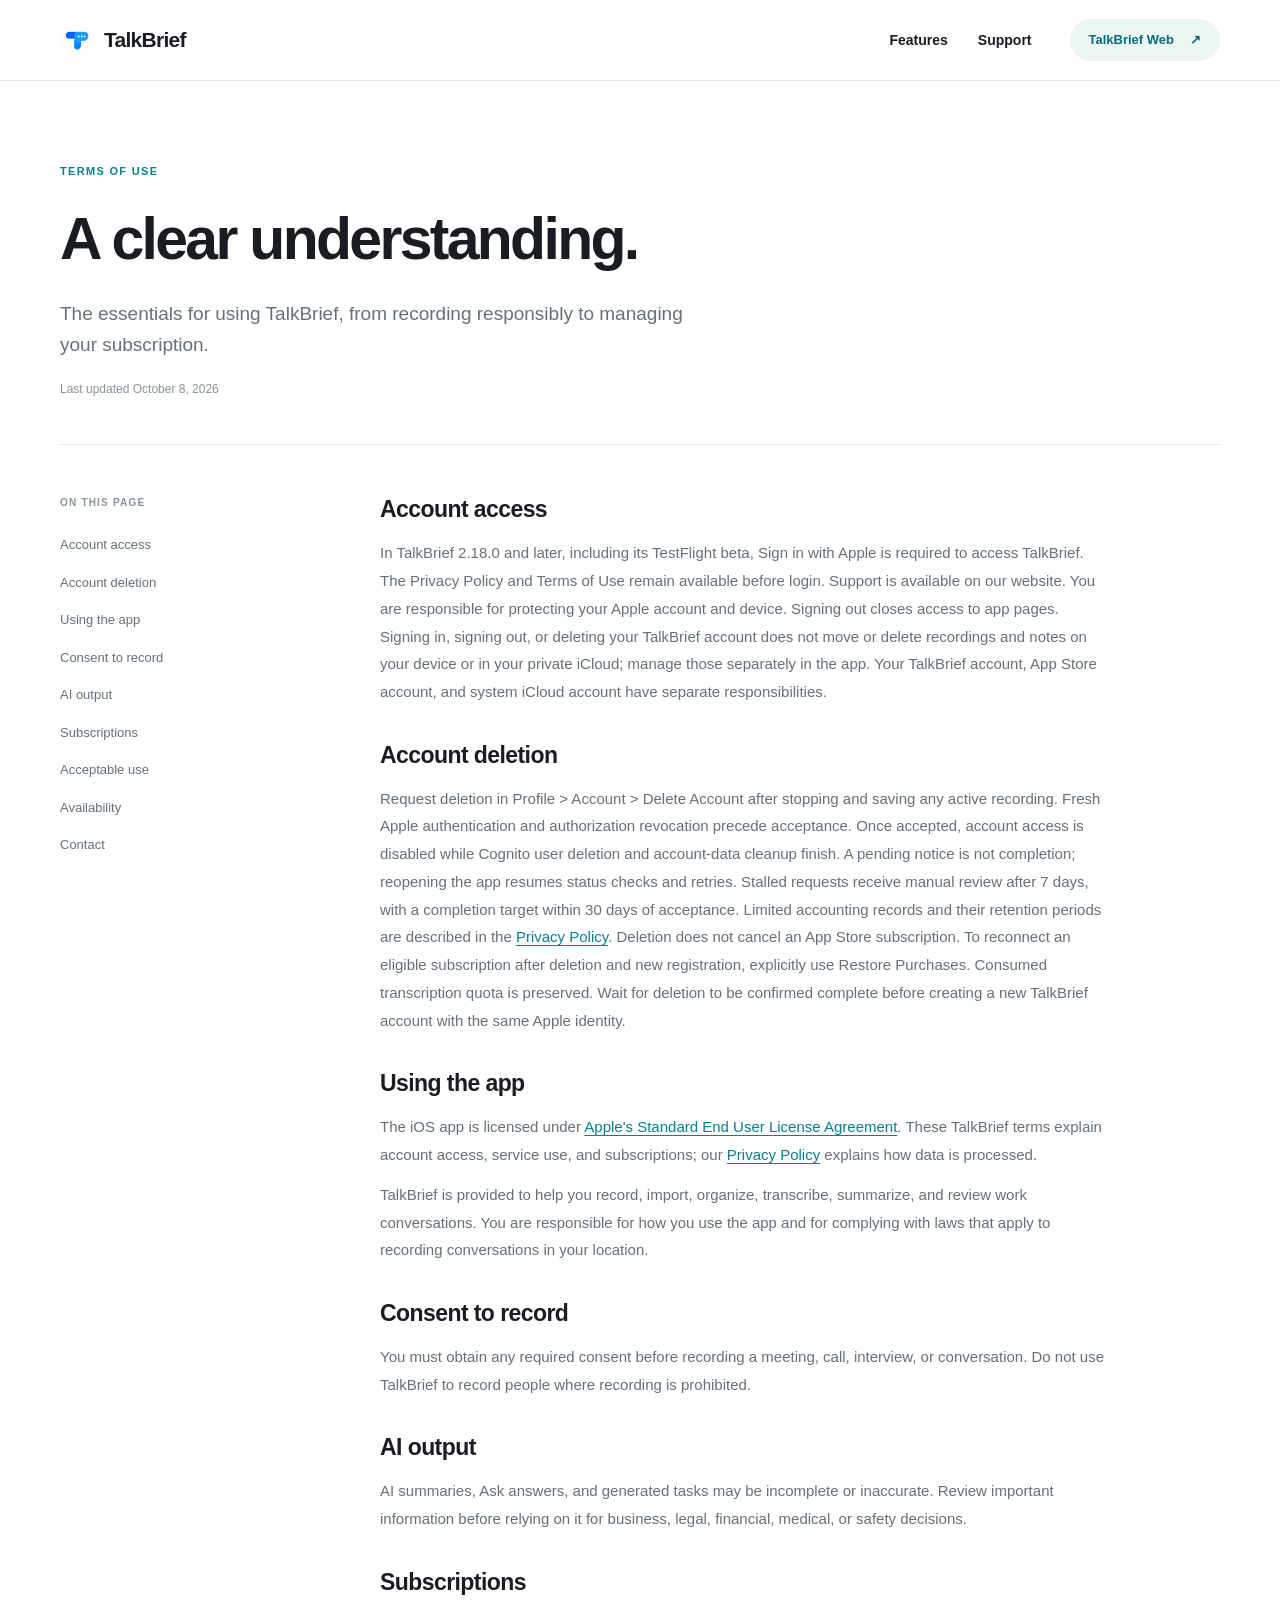
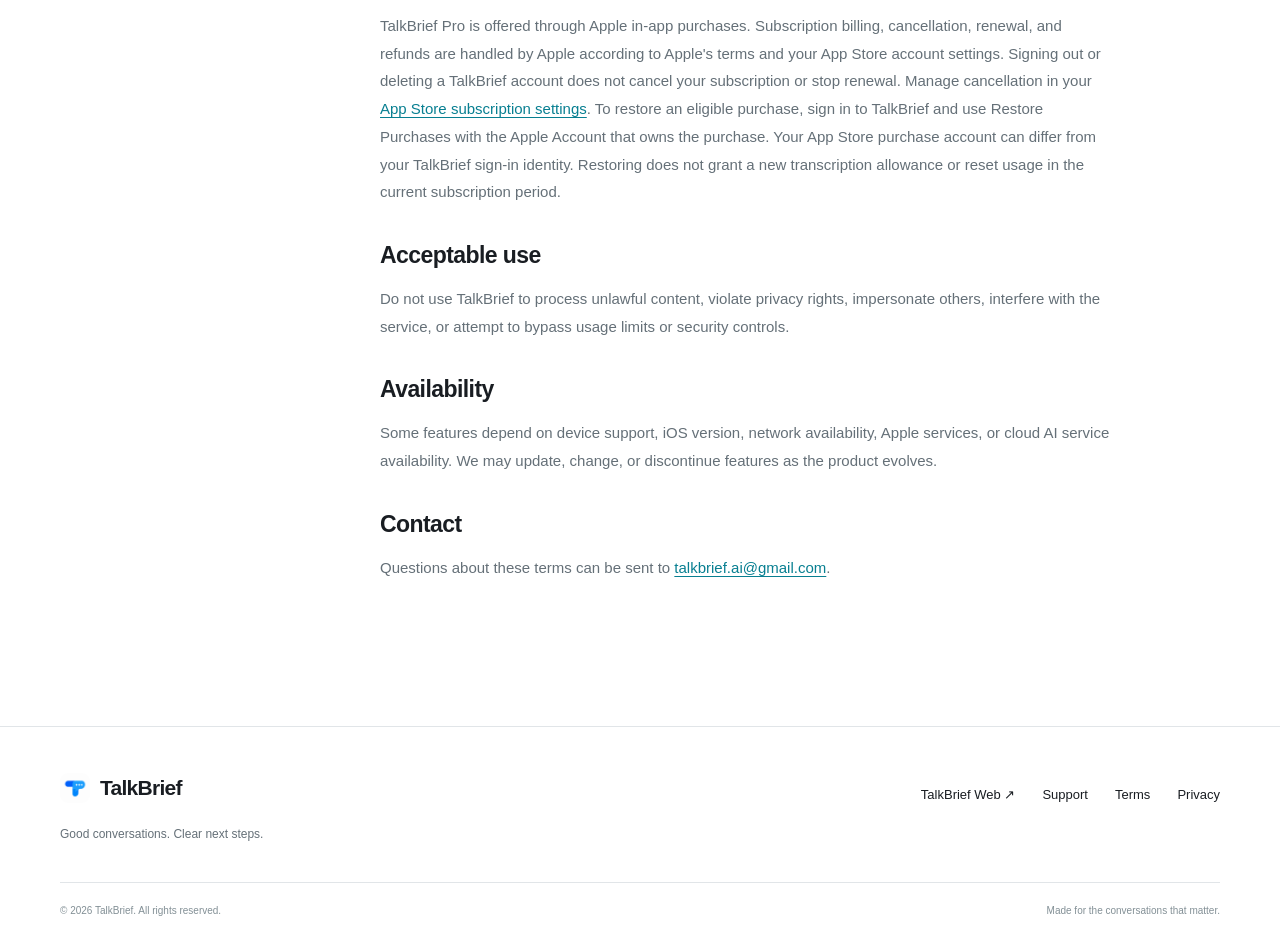
<file: support/policies/2026-10-08/terms/index.html>
<!doctype html>
<html lang="en"><head><meta name="robots" content="noindex"><meta charset="utf-8"><meta name="viewport" content="width=device-width, initial-scale=1">
<title>Terms of Use — TalkBrief</title><meta name="description" content="Terms for TalkBrief account access, account deletion, AI features, subscriptions, and exports.">
<meta name="theme-color" content="#f7f8fa"><link rel="canonical" href="https://www.talkbrief.app/support/policies/2026-10-08/terms/">
<meta property="og:type" content="website"><meta property="og:site_name" content="TalkBrief"><meta property="og:title" content="Terms of Use — TalkBrief"><meta property="og:description" content="Terms for TalkBrief account access, account deletion, AI features, subscriptions, and exports."><meta property="og:url" content="https://www.talkbrief.app/support/policies/2026-10-08/terms/"><meta property="og:image" content="https://www.talkbrief.app/assets/web-workspace.jpg">
<meta name="twitter:card" content="summary_large_image"><link rel="icon" type="image/png" sizes="32x32" href="/assets/favicon-32.png?v=20260914c"><link rel="icon" type="image/png" sizes="64x64" href="/assets/favicon-64.png?v=20260914c"><link rel="apple-touch-icon" sizes="180x180" href="/assets/apple-touch-icon.png?v=20260914c"><link rel="stylesheet" href="/assets/styles.css"></head>
<body><a class="skip-link" href="#main">Skip to content</a>
<header class="site-header"><nav class="nav wrap" aria-label="Main navigation">
<a class="brand" href="/" aria-label="TalkBrief home"><img src="/assets/talkbrief-icon.png?v=20260914c" width="34" height="34" alt=""><span>TalkBrief</span></a>
<div class="nav-links"><a href="/#features">Features</a><a href="/support/" >Support</a></div>
<a class="button nav-cta" href="https://web.talkbrief.app">TalkBrief Web <span aria-hidden="true">↗</span></a>
</nav></header><main id="main"><section class="page-hero wrap legal-hero"><p class="eyebrow">TERMS OF USE</p><h1>A clear understanding.</h1><p class="lede">The essentials for using TalkBrief, from recording responsibly to managing your subscription.</p><p class="updated">Last updated October 8, 2026</p></section><div class="legal-layout wrap"><nav class="contents" aria-label="Terms of Use contents"><p>ON THIS PAGE</p><a href="#account-access">Account access</a><a href="#account-deletion">Account deletion</a><a href="#using-the-app">Using the app</a><a href="#consent-to-record">Consent to record</a><a href="#ai-output">AI output</a><a href="#subscriptions">Subscriptions</a><a href="#acceptable-use">Acceptable use</a><a href="#availability">Availability</a><a href="#contact">Contact</a></nav><article class="legal"><section id="account-access">
          <h2>Account access</h2>
          <p>In TalkBrief 2.18.0 and later, including its TestFlight beta, Sign in with Apple is required to access TalkBrief. The Privacy Policy and Terms of Use remain available before login. Support is available on our website. You are responsible for protecting your Apple account and device. Signing out closes access to app pages. Signing in, signing out, or deleting your TalkBrief account does not move or delete recordings and notes on your device or in your private iCloud; manage those separately in the app. Your TalkBrief account, App Store account, and system iCloud account have separate responsibilities.</p>
        </section><section id="account-deletion">
          <h2>Account deletion</h2>
          <p>Request deletion in Profile &gt; Account &gt; Delete Account after stopping and saving any active recording. Fresh Apple authentication and authorization revocation precede acceptance. Once accepted, account access is disabled while Cognito user deletion and account-data cleanup finish. A pending notice is not completion; reopening the app resumes status checks and retries. Stalled requests receive manual review after 7 days, with a completion target within 30 days of acceptance. Limited accounting records and their retention periods are described in the <a href="../privacy/">Privacy Policy</a>. Deletion does not cancel an App Store subscription. To reconnect an eligible subscription after deletion and new registration, explicitly use Restore Purchases. Consumed transcription quota is preserved. Wait for deletion to be confirmed complete before creating a new TalkBrief account with the same Apple identity.</p>
        </section><section id="using-the-app">
          <h2>Using the app</h2>
          <p>The iOS app is licensed under <a href="https://www.apple.com/legal/internet-services/itunes/dev/stdeula/">Apple's Standard End User License Agreement</a>. These TalkBrief terms explain account access, service use, and subscriptions; our <a href="/privacy/">Privacy Policy</a> explains how data is processed.</p>
          <p>
            TalkBrief is provided to help you record, import, organize, transcribe, summarize, and review work
            conversations. You are responsible for how you use the app and for complying with laws that apply to
            recording conversations in your location.
          </p>
        </section><section id="consent-to-record">
          <h2>Consent to record</h2>
          <p>
            You must obtain any required consent before recording a meeting, call, interview, or conversation.
            Do not use TalkBrief to record people where recording is prohibited.
          </p>
        </section><section id="ai-output">
          <h2>AI output</h2>
          <p>
            AI summaries, Ask answers, and generated tasks may be incomplete or inaccurate. Review important
            information before relying on it for business, legal, financial, medical, or safety decisions.
          </p>
        </section><section id="subscriptions">
          <h2>Subscriptions</h2>
          <p>
            TalkBrief Pro is offered through Apple in-app purchases. Subscription billing, cancellation, renewal,
            and refunds are handled by Apple according to Apple's terms and your App Store account settings.
            Signing out or deleting a TalkBrief account does not cancel your subscription or stop renewal.
            Manage cancellation in your <a href="https://apps.apple.com/account/subscriptions">App Store subscription settings</a>. To restore an eligible purchase, sign in to TalkBrief and use Restore Purchases with the Apple Account that owns the purchase. Your App Store purchase account can differ from your TalkBrief sign-in identity. Restoring does not grant a new transcription allowance or reset usage in the current subscription period.
          </p>
        </section><section id="acceptable-use">
          <h2>Acceptable use</h2>
          <p>
            Do not use TalkBrief to process unlawful content, violate privacy rights, impersonate others, interfere
            with the service, or attempt to bypass usage limits or security controls.
          </p>
        </section><section id="availability">
          <h2>Availability</h2>
          <p>
            Some features depend on device support, iOS version, network availability, Apple services, or cloud AI
            service availability. We may update, change, or discontinue features as the product evolves.
          </p>
        </section><section id="contact">
          <h2>Contact</h2>
          <p>
            Questions about these terms can be sent to <a href="mailto:talkbrief.ai@gmail.com">talkbrief.ai@gmail.com</a>.
          </p>
        </section></article></div></main><footer class="site-footer"><div class="wrap footer-top"><div><a class="brand" href="/"><img src="/assets/talkbrief-icon.png?v=20260914c" width="30" height="30" alt=""><span>TalkBrief</span></a><p>Good conversations. Clear next steps.</p></div><nav aria-label="Footer navigation"><a href="https://web.talkbrief.app">TalkBrief Web ↗</a><a href="/support/">Support</a><a href="/terms/">Terms</a><a href="/privacy/">Privacy</a></nav></div><div class="wrap footer-bottom"><span>© 2026 TalkBrief. All rights reserved.</span><span>Made for the conversations that matter.</span></div></footer></body></html>
</file>
<file: assets/styles.css>
:root{color-scheme:light;--ink:#191d22;--muted:#657078;--accent:#087f91;--line:#e1e5e8;--paper:#f7f8fa}
*{box-sizing:border-box}
html{scroll-behavior:smooth;scroll-padding-top:110px}
body{margin:0;color:var(--ink);background:#fff;font-family:-apple-system,BlinkMacSystemFont,"Segoe UI",sans-serif;font-size:16px;line-height:1.6;-webkit-font-smoothing:antialiased}
a{color:inherit;text-decoration:none}
img{display:block;max-width:100%;height:auto}
a:focus-visible,summary:focus-visible{outline:3px solid var(--accent);outline-offset:5px;border-radius:5px}
a:hover{color:var(--accent)}
::selection{background:#ccebee}
h1,h2,h3,p{margin:0}
h1,h2,h3{line-height:1.12;letter-spacing:-.045em}
h1{font-size:clamp(44px,4.9vw,70px);font-weight:680}
h2{font-size:clamp(34px,3.3vw,47px);font-weight:650}
h3{font-size:23px;letter-spacing:-.025em;font-weight:650}
p{color:var(--muted)}
.wrap{width:min(1160px,calc(100% - 80px));margin-inline:auto}
.skip-link{position:fixed;top:-80px;left:16px;z-index:100;background:var(--ink);color:white;padding:12px 20px}
.skip-link:focus{top:12px}
.site-header{position:sticky;top:0;z-index:50;background:rgba(255,255,255,.93);border-bottom:1px solid #e1e5e8cc;backdrop-filter:blur(16px)}
.nav{display:flex;align-items:center;gap:38px;min-height:80px}
.brand{display:inline-flex;align-items:center;gap:10px;font-size:21px;letter-spacing:-.035em;font-weight:700;color:var(--ink)}
.brand img{border-radius:9px}
.nav-links{display:flex;align-items:center;gap:30px;margin-left:auto;font-size:14px;font-weight:550}
.nav-links a{padding:12px 0}
.nav-links [aria-current]{color:var(--accent)}
.button{display:inline-flex;align-items:center;justify-content:center;gap:16px;border:1px solid transparent;border-radius:100px;min-height:50px;padding:12px 24px;font-size:14px;font-weight:600;line-height:1.4;transition:background .18s,transform .18s}
.button:hover{transform:translateY(-2px)}
.primary{background:var(--ink);color:white}
.primary:hover{background:var(--accent);color:white}
.nav-cta{min-height:42px;padding:10px 18px;background:#edf5f5;color:#086c7a;font-size:13px}
.nav-cta:hover{background:#dceeed}
.text-link{display:inline-flex;align-items:center;gap:12px;font-size:14px;font-weight:600;padding:12px 0;color:var(--ink)}
.eyebrow{font-size:11px;font-weight:650;letter-spacing:.12em;color:var(--accent);margin-bottom:25px}
.status-dot{display:inline-block;width:7px;height:7px;border-radius:50%;background:#099b87;margin-right:8px}
.hero{display:grid;grid-template-columns:1.06fr 1fr;align-items:center;gap:22px;min-height:725px;padding-block:70px 65px}
.hero h1 span{color:#6e787e}
.lede{font-size:19px;line-height:1.65;max-width:480px;margin-top:26px}
.hero-actions{display:flex;align-items:center;gap:24px;margin-top:34px;flex-wrap:wrap}
.fineprint{font-size:12px;line-height:1.6;margin-top:19px}
.product-stage{position:relative;background:radial-gradient(ellipse at 35% 70%,#d4ebeb 0,transparent 60%),#f1f4f5;border-radius:32px;height:570px;margin-left:12px}
.stage-label{position:absolute;top:29px;left:29px;font-size:9px;font-weight:650;letter-spacing:.13em;color:#76878c}
.phone{position:absolute;width:211px;top:66px;left:24px;border:5px solid #30383b;border-radius:34px;background:#30383b;box-shadow:0 24px 42px -20px #40596166;transform:rotate(-6deg);overflow:hidden}
.phone img{width:100%;border-radius:28px}
.brief-card{position:absolute;top:159px;right:-10px;width:300px;padding:25px 24px 19px;border:1px solid #ebedef;background:#fff;border-radius:19px;box-shadow:0 22px 55px -25px #48677266;transform:rotate(3deg)}
.brief-top{display:flex;align-items:center;gap:8px;font-size:8px;letter-spacing:.07em;color:var(--accent);font-weight:650;margin-bottom:20px}
.brief-icon{font-size:18px}
.brief-card h2{font-size:24px}
.brief-caption{font-size:10px;margin-top:7px}
.brief-rule{height:1px;background:var(--line);margin:17px 0}
.label{font-size:9px;letter-spacing:.1em;font-weight:650;color:var(--accent)}
.brief-card>.label+p{font-size:11px;line-height:1.7;margin:7px 0 18px;color:#546068}
.sample-tasks{margin:9px 0 18px;padding:0;list-style:none;font-size:10px;line-height:2.5}
.sample-tasks span{color:var(--accent);border:1px solid #b2d5d8;border-radius:3px;margin-right:8px;padding:0 2px}
.brief-bottom{border-top:1px solid var(--line);padding-top:14px;font-size:9px;color:#698087}
.brief-bottom .status-dot{width:5px;height:5px}
.stage-caption{position:absolute;bottom:17px;left:29px;font-size:9px;color:#647b80}
.use-strip{border-block:1px solid var(--line)}
.use-strip>.wrap{display:flex;align-items:center;justify-content:space-between;gap:24px;padding-block:24px;color:#677078;font-size:13px}
.use-strip span:first-child{font-size:10px;font-weight:650;letter-spacing:.1em;color:#939c9f}
.section{padding-block:105px}
.section-intro{max-width:690px}
.section-intro>p:last-child{margin-top:22px;font-size:17px}
.features{display:grid;grid-template-columns:repeat(3,1fr);gap:22px;margin-top:43px}
.feature{background:var(--paper);border:1px solid #f0f1f3;border-radius:24px;padding:31px 30px 24px;display:flex;flex-direction:column;min-height:355px}
.feature-number{font-size:10px;letter-spacing:.1em;color:var(--accent);font-weight:650;margin-bottom:29px}
.feature h3{max-width:230px;line-height:1.2}
.feature p{font-size:14px;line-height:1.75;margin-top:15px}
.waveform{height:88px;display:flex;align-items:center;justify-content:center;gap:5px;margin-top:auto;padding-top:16px}
.waveform i{width:5px;height:var(--h);max-height:60px;border-radius:5px;background:#29969f;opacity:.7}
.waveform i:nth-child(3n){opacity:.35}
.summary-lines{margin-top:24px;padding:4px 0 10px;display:grid;gap:9px}
.summary-lines span{height:6px;width:95%;background:#dce4e7;border-radius:6px}
.summary-lines span:first-child{width:45%;background:#8ab9be}
.summary-lines span:nth-child(3){width:80%}
.summary-lines span:last-child{width:65%}
.task-art{display:grid;grid-template-columns:20px 1fr;align-items:center;gap:13px;margin-top:auto;padding:20px 0 10px}
.task-art span{font-size:11px;color:#277b81;background:#d9eeed;text-align:center;border-radius:50%;width:20px;height:20px}
.task-art div{height:6px;width:83%;border-radius:10px;background:#dce4e7}
.task-art div:last-child{width:64%}
.section-note{font-size:12px;margin-top:23px;max-width:800px}
.web-section{background:#f0f6f6;padding-block:91px 65px}
.web-intro{display:grid;grid-template-columns:1fr .74fr;gap:80px;align-items:end}
.web-intro>div:last-child p{font-size:17px;line-height:1.7;margin-bottom:24px}
.browser-preview{margin:47px 0 0;background:white;border:1px solid #d2e0e1;border-radius:16px;overflow:hidden;box-shadow:0 35px 55px -40px #4c686d80}
.browser-bar{height:44px;display:flex;align-items:center;justify-content:space-between;padding:0 17px;background:#f8fafb;border-bottom:1px solid var(--line);font-size:10px;color:#839296}
.browser-bar>div{display:flex;gap:5px}
.browser-bar i{width:7px;height:7px;border-radius:50%;background:#d6dfe1}
.browser-preview>img{width:100%}
.browser-preview figcaption{text-align:center;padding:12px;font-size:10px;color:#849194;border-top:1px solid #eef1f2}
.web-benefits{display:grid;grid-template-columns:repeat(3,1fr);gap:45px;margin-top:35px}
.web-benefits strong{font-size:15px;font-weight:650}
.web-benefits p{margin-top:8px;font-size:13px;line-height:1.7}
.privacy-section{display:grid;grid-template-columns:.85fr 1fr;gap:110px}
.privacy-section .text-link{margin-top:25px}
.privacy-points article{display:flex;gap:24px;padding:24px 0;border-bottom:1px solid var(--line)}
.privacy-points article:first-child{padding-top:0}
.privacy-points article>span{font-size:11px;color:#9aa7ab;padding-top:5px}
.privacy-points h3{font-size:20px}
.privacy-points p{font-size:14px;margin-top:10px;line-height:1.75}
.closing{display:flex;flex-direction:column;align-items:center;text-align:center;background:var(--paper);border-radius:30px;padding:60px 25px;margin-bottom:85px}
.closing img{border-radius:15px;margin-bottom:25px}
.closing h2{font-size:clamp(28px,3vw,40px)}
.closing p{margin:15px 0 26px}
.closing .text-link{font-size:12px;margin-top:12px;color:var(--muted)}
.site-footer{border-top:1px solid var(--line);padding:44px 0 23px}
.footer-top{display:flex;justify-content:space-between;gap:36px;align-items:flex-start}
.footer-top p{font-size:12px;margin-top:14px}
.footer-top nav{display:flex;gap:27px;font-size:13px;padding-top:8px;flex-wrap:wrap}
.footer-top nav a{padding-block:6px}
.footer-bottom{display:flex;justify-content:space-between;gap:24px;font-size:10px;color:#839096;border-top:1px solid var(--line);padding-top:20px;margin-top:38px}
.page-hero{padding-block:82px 65px}
.page-hero h1{font-size:clamp(44px,5vw,67px)}
.page-hero .lede{max-width:650px}
.updated{font-size:12px;margin-top:20px;color:#889297}
.support-layout{display:grid;grid-template-columns:290px 1fr;gap:90px;padding-bottom:100px;align-items:start}
.contact-card{background:var(--paper);border:1px solid #edf0f2;border-radius:20px;padding:28px}
.contact-card h2{font-size:26px;margin-top:15px}
.contact-card>p{font-size:13px;margin-top:15px;line-height:1.7}
.contact-card .text-link{margin-top:14px;color:var(--accent)}
.contact-email{display:block;color:var(--muted);font-size:12px;overflow-wrap:anywhere}
.contact-card>.fineprint{font-size:11px;margin-top:20px}
.support-aside .contents{margin-top:36px;padding-left:8px}
.contents{position:sticky;top:114px;display:flex;flex-direction:column;align-items:flex-start;gap:10px}
.contents>p{font-size:10px;letter-spacing:.12em;font-weight:650;margin-bottom:10px;color:#879499}
.contents a{font-size:13px;color:#647178;line-height:1.5;padding-block:4px}
.contents a:hover{color:var(--accent)}
.faq-group{margin-bottom:44px;scroll-margin-top:114px}
.faq-group h2{font-size:25px;margin-bottom:19px}
.faq-group details{border-bottom:1px solid var(--line)}
.faq-group details:first-of-type{border-top:1px solid var(--line)}
summary{display:flex;justify-content:space-between;align-items:center;gap:24px;cursor:pointer;padding:21px 0;list-style:none;font-size:14px;font-weight:550;line-height:1.5}
summary::-webkit-details-marker{display:none}
summary>span{font-size:21px;color:#789298;flex-shrink:0;transition:transform .2s}
details[open] summary>span{transform:rotate(45deg)}
details[open] summary{color:var(--accent)}
.answer{padding:0 25px 24px 0;font-size:14px;line-height:1.8}
.answer a,.legal a{text-decoration:underline;text-underline-offset:3px;color:var(--accent);overflow-wrap:anywhere}
.legal-layout{display:grid;grid-template-columns:230px minmax(0,730px);gap:90px;align-items:start;padding-bottom:110px}
.legal-hero{border-bottom:1px solid var(--line);margin-bottom:50px;padding-bottom:45px}
.legal-hero h1{font-size:clamp(42px,4.6vw,62px)}
.legal{min-width:0}
.legal section{margin-bottom:35px;scroll-margin-top:114px}
.legal h2{font-size:23px;letter-spacing:-.025em;margin-bottom:14px;line-height:1.3}
.legal p{font-size:15px;line-height:1.85;margin-top:12px;overflow-wrap:anywhere}
.missing{min-height:65vh}
.missing .button{margin-top:28px}

@media(max-width:1050px){.wrap{width:calc(100% - 56px)}
.hero{gap:12px;min-height:650px;padding-block:55px}
.hero h1{font-size:51px}
.lede{font-size:17px}
.product-stage{height:510px;margin-left:0}
.phone{width:184px;left:14px;top:70px}
.brief-card{width:249px;right:-8px;top:165px;padding:21px}
.brief-card h2{font-size:21px}
.brief-top{font-size:7px}
.brief-card>.label+p{font-size:10px}
.stage-label{left:22px;font-size:8px}
.hero-actions{gap:15px}
.hero-actions .button{padding-inline:20px}
.hero-actions .text-link{font-size:13px}
.feature{padding:27px 22px}
.feature h3{font-size:21px}
.privacy-section{gap:65px}
.support-layout{gap:45px;grid-template-columns:260px 1fr}
.legal-layout{gap:55px;grid-template-columns:210px 1fr}
}

@media(max-width:760px){html{scroll-padding-top:85px}
.wrap{width:calc(100% - 40px)}
.nav{min-height:69px;gap:20px}
.brand{font-size:19px}
.brand img{width:30px;height:30px}
.nav-links{gap:18px;font-size:12px}
.nav-links a:first-child{display:none}
.nav-cta{font-size:12px;min-height:39px;padding:10px 14px;gap:10px}
.hero{grid-template-columns:1fr;padding-block:49px 40px;gap:34px;min-height:auto}
.hero h1{font-size:clamp(43px,8vw,62px);letter-spacing:-.055em}
.hero .eyebrow{font-size:9px;margin-bottom:23px}
.lede{font-size:17px;margin-top:22px}
.hero-actions{margin-top:25px;gap:20px}
.hero .fineprint{max-width:290px;font-size:11px}
.product-stage{margin:0;height:620px;max-width:510px;width:100%;justify-self:center}
.phone{width:192px;left:31px;top:64px}
.brief-card{width:275px;right:12px;top:173px;padding:22px}
.stage-label{left:26px}
.stage-caption{left:26px}
.use-strip>.wrap{flex-wrap:wrap;justify-content:center;gap:12px 23px;font-size:11px;padding-block:21px}
.use-strip span:first-child{flex-basis:100%;text-align:center;font-size:9px}
.section{padding-block:65px}
.eyebrow{font-size:10px;margin-bottom:20px}
h2{font-size:35px}
.section-intro>p:last-child{font-size:15px;max-width:350px;margin-top:18px}
.features{grid-template-columns:1fr;gap:15px;margin-top:30px}
.feature{padding:28px;min-height:260px}
.feature-number{margin-bottom:20px}
.feature h3{font-size:24px;max-width:none}
.feature p{max-width:480px;font-size:14px}
.waveform{height:80px;margin-top:10px;justify-content:flex-start;gap:7px}
.summary-lines{max-width:260px}
.task-art{max-width:260px;margin-top:10px}
.section-note{font-size:11px}
.web-section{padding-block:62px 45px}
.web-intro{grid-template-columns:1fr;gap:23px}
.web-intro>div:last-child p{font-size:15px;margin-bottom:22px;max-width:440px}
.browser-preview{margin-top:30px;border-radius:10px}
.browser-bar{height:30px;padding:0 10px;font-size:8px}
.browser-bar i{width:5px;height:5px}
.browser-preview figcaption{font-size:9px;padding:8px}
.web-benefits{grid-template-columns:1fr;gap:23px;margin-top:28px}
.web-benefits p{margin-top:5px}
.privacy-section{grid-template-columns:1fr;gap:32px}
.privacy-section .text-link{margin-top:15px}
.privacy-points article{gap:18px;padding:22px 0}
.privacy-points h3{font-size:20px}
.closing{padding:45px 24px;margin-bottom:55px;border-radius:23px}
.closing img{width:50px;height:50px}
.closing h2{font-size:31px;max-width:330px}
.closing p{font-size:14px}
.footer-top{flex-direction:column;gap:24px}
.footer-top nav{gap:12px 24px;font-size:12px}
.footer-top p{font-size:11px}
.footer-bottom{flex-direction:column;gap:7px;font-size:9px;margin-top:24px}
.site-footer{padding-top:33px}
.page-hero{padding-block:50px 40px}
.page-hero h1{font-size:44px}
.page-hero .lede{font-size:16px}
.support-layout{grid-template-columns:1fr;gap:38px;padding-bottom:50px}
.support-aside .contents{display:none}
.contact-card{padding:24px}
.contact-card>p{max-width:400px}
.contact-card>.fineprint{font-size:11px;max-width:320px}
.faq-group h2{font-size:24px}
.faq-group{margin-bottom:36px}
summary{font-size:14px;padding:19px 0}
.answer{font-size:14px;padding-right:8px}
.legal-layout{grid-template-columns:1fr;gap:35px;padding-bottom:50px}
.legal-layout>.contents{position:static;border-bottom:1px solid var(--line);padding-bottom:27px;display:grid;grid-template-columns:1fr 1fr;gap:7px 20px}
.contents>p{grid-column:1/-1;margin-bottom:5px}
.contents a{font-size:12px}
.legal-hero{margin-bottom:30px;padding-bottom:35px}
.legal h2{font-size:22px}
.legal p{font-size:15px;line-height:1.8}
.legal section{scroll-margin-top:90px}
}

@media(max-width:410px){.nav{gap:12px}
.nav-links{display:none}
.nav-cta{margin-left:auto}
.hero h1{font-size:43px}
.hero-actions{gap:12px}
.hero-actions .button{font-size:12px;padding-inline:17px}
.hero-actions .text-link{font-size:12px;gap:5px}
.product-stage{height:610px}
.phone{left:16px;width:179px;top:64px}
.brief-card{width:230px;right:5px;top:158px;padding:19px}
.brief-card h2{font-size:20px}
.brief-top{font-size:6px;gap:6px;margin-bottom:16px}
.sample-tasks{font-size:9px}
.stage-label{font-size:7px;left:22px}
.stage-caption{left:22px;font-size:8px}
.legal-layout>.contents{grid-template-columns:1fr}
.page-hero h1{font-size:40px}
}

@media(prefers-reduced-motion:reduce){html{scroll-behavior:auto}
*,*::before,*::after{transition:none!important;animation:none!important}
}

@media(min-width:761px){.brief-card{top:125px}}

/* Account policy content, scoped to the legal pages. */
.legal .table-scroll{max-width:100%;overflow-x:auto;margin:20px 0}
.legal table{border-collapse:collapse;width:100%;font-size:14px;line-height:1.7}
.legal th,.legal td{border:1px solid var(--line);padding:12px;vertical-align:top;min-width:130px;overflow-wrap:anywhere}
.legal details{border-top:1px solid var(--line);padding-top:24px;margin-top:32px}
.legal details>summary{cursor:pointer;font-weight:700;font-size:20px}
.legal ul,.legal ol{padding-left:24px;margin:16px 0;font-size:15px;line-height:1.85}
</file>
